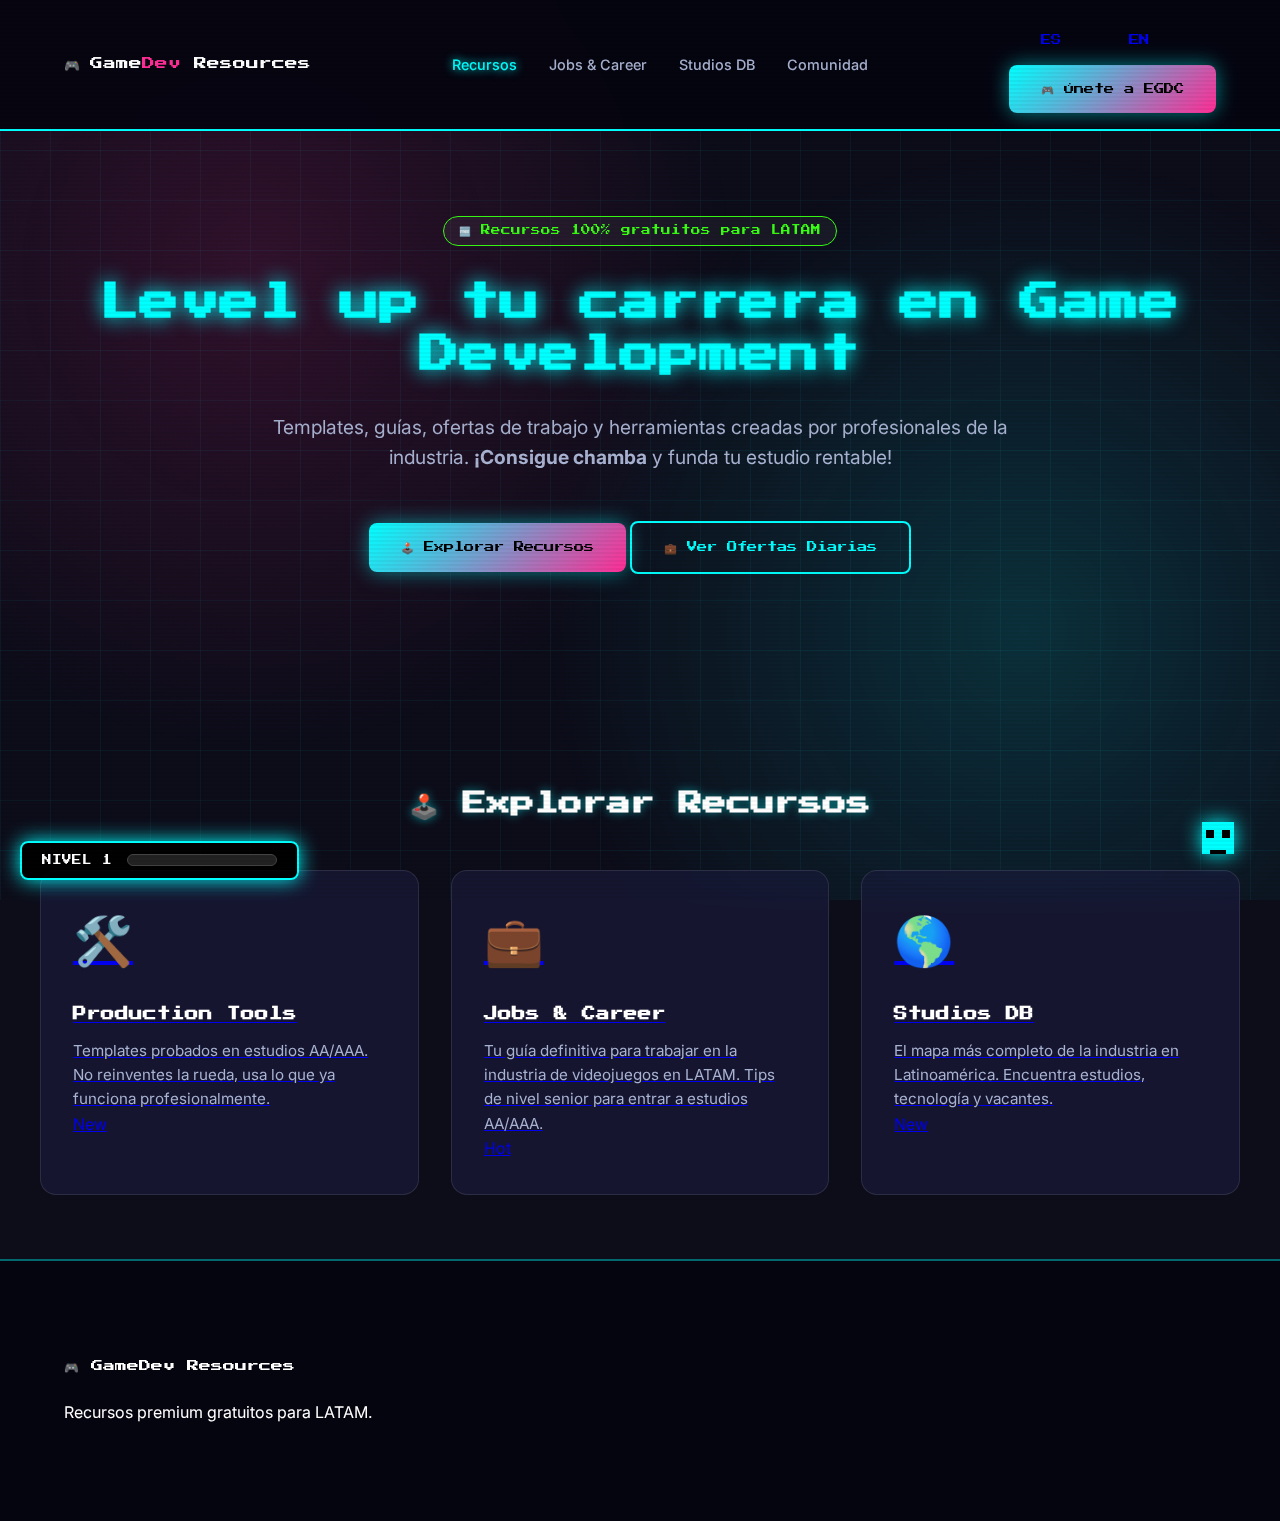
<file: index.html>
<!DOCTYPE html>
<html lang="es">

<head>
  <meta charset="UTF-8">
  <meta name="viewport" content="width=device-width, initial-scale=1.0">
  <title>Game Industry Resources 🎮 | Recursos para Game Devs LATAM</title>
  <meta name="description"
    content="Guías, templates y herramientas gratuitas para desarrolladores de videojuegos en Latinoamérica.">
  <link rel="preconnect" href="https://fonts.googleapis.com">
  <link rel="preconnect" href="https://fonts.gstatic.com" crossorigin>
  <link
    href="https://fonts.googleapis.com/css2?family=Inter:wght@400;500;600;700;800&family=Press+Start+2P&display=swap"
    rel="stylesheet">
  <link rel="stylesheet" href="styles/design-system.css">
  <link rel="icon" type="image/svg+xml"
    href="data:image/svg+xml,<svg xmlns='http://www.w3.org/2000/svg' viewBox='0 0 100 100'><text y='.9em' font-size='90'>🎮</text></svg>">
</head>

<body>
  <!-- Navigation -->
  <nav class="nav">
    <div class="nav__container container">
      <a href="index.html" class="nav__logo">
        <span class="nav__logo-icon">🎮</span>
        <span>Game<span style="color:var(--neon-pink)">Dev</span> Resources</span>
      </a>
      <ul class="nav__menu">
        <li><a href="#resources" class="nav__link nav__link--active" data-i18n="nav.resources">Recursos</a></li>
        <li><a href="jobs.html" class="nav__link" data-i18n="nav.jobs">Jobs & Career</a></li>
        <li><a href="database.html" class="nav__link" data-i18n="nav.studios">Studios DB</a></li>
        <li><a href="https://comunidad.uetc.mx" target="_blank" class="nav__link"
            data-i18n="nav.community">Comunidad</a></li>
      </ul>
      <div class="nav__cta">
        <div class="lang-switch">
          <a href="#" class="btn btn-ghost btn-sm lang-btn" data-lang="es">ES</a>
          <a href="#" class="btn btn-ghost btn-sm lang-btn" data-lang="en">EN</a>
        </div>
        <a href="https://comunidad.uetc.mx" target="_blank" class="btn btn-primary" data-i18n="nav.cta">🎮 Unirme</a>
      </div>
    </div>
  </nav>

  <!-- Hero -->
  <header class="hero">
    <div class="container">
      <div class="hero__content">
        <span class="hero__badge" data-i18n="hero.badge.free">🆓 Recursos 100% gratuitos para LATAM</span>
        <h1 class="hero__title" data-i18n="hero.title.home">Level up tu carrera en <span
            style="background:var(--neon-cyan); -webkit-background-clip:text; -webkit-text-fill-color:transparent; background-clip:text;">Game
            Dev</span> 🚀</h1>
        <p class="hero__subtitle" data-i18n="hero.subtitle.home">Templates, guías, ofertas de trabajo y herramientas
          creadas por profesionales de la industria.</p>
        <div class="hero__actions">
          <a href="#resources" class="btn btn-primary" data-i18n="hero.cta.explore">🕹️ Explorar Recursos</a>
          <a href="https://x.com/jorgefsb" target="_blank" class="btn btn-secondary" data-i18n="hero.cta.jobs">💼 Ver
            Ofertas</a>
        </div>
      </div>
    </div>
  </header>

  <!-- Resources Grid -->
  <section class="section container" id="resources">
    <div class="section__header">
      <h2 class="section__title" data-i18n="hero.cta.explore">Herramientas para cada etapa</h2>
    </div>
    <div class="grid grid-3">
      <a href="tools.html" class="card">
        <span class="card__icon">🛠️</span>
        <h3 class="card__title">Production Tools</h3>
        <p class="card__description" data-i18n="hero.subtitle.tools">Templates de GDD, presupuestos y checklists.</p>
        <span class="card__badge card__badge--new">New</span>
      </a>
      <a href="jobs.html" class="card">
        <span class="card__icon">💼</span>
        <h3 class="card__title">Jobs & Career</h3>
        <p class="card__description" data-i18n="hero.subtitle.jobs">CVs, Portafolios y ofertas de empleo.</p>
        <span class="card__badge card__badge--hot">Hot</span>
      </a>
      <a href="database.html" class="card">
        <span class="card__icon">🌎</span>
        <h3 class="card__title">Studios DB</h3>
        <p class="card__description" data-i18n="hero.subtitle.database">Mapa de la industria en Latinoamérica.</p>
        <span class="card__badge card__badge--new">New</span>
      </a>
    </div>
  </section>

  <!-- Footer -->
  <footer class="footer">
    <div class="container">
      <div class="footer__grid">
        <div class="footer__brand">
          <div class="footer__logo">🎮 GameDev Resources</div>
          <p class="footer__tagline">Recursos premium gratuitos para LATAM.</p>
        </div>
      </div>
    </div>
  </footer>

  <script src="i18n.js"></script>
  <script src="gamification.js"></script>
</body>

</html>
</file>
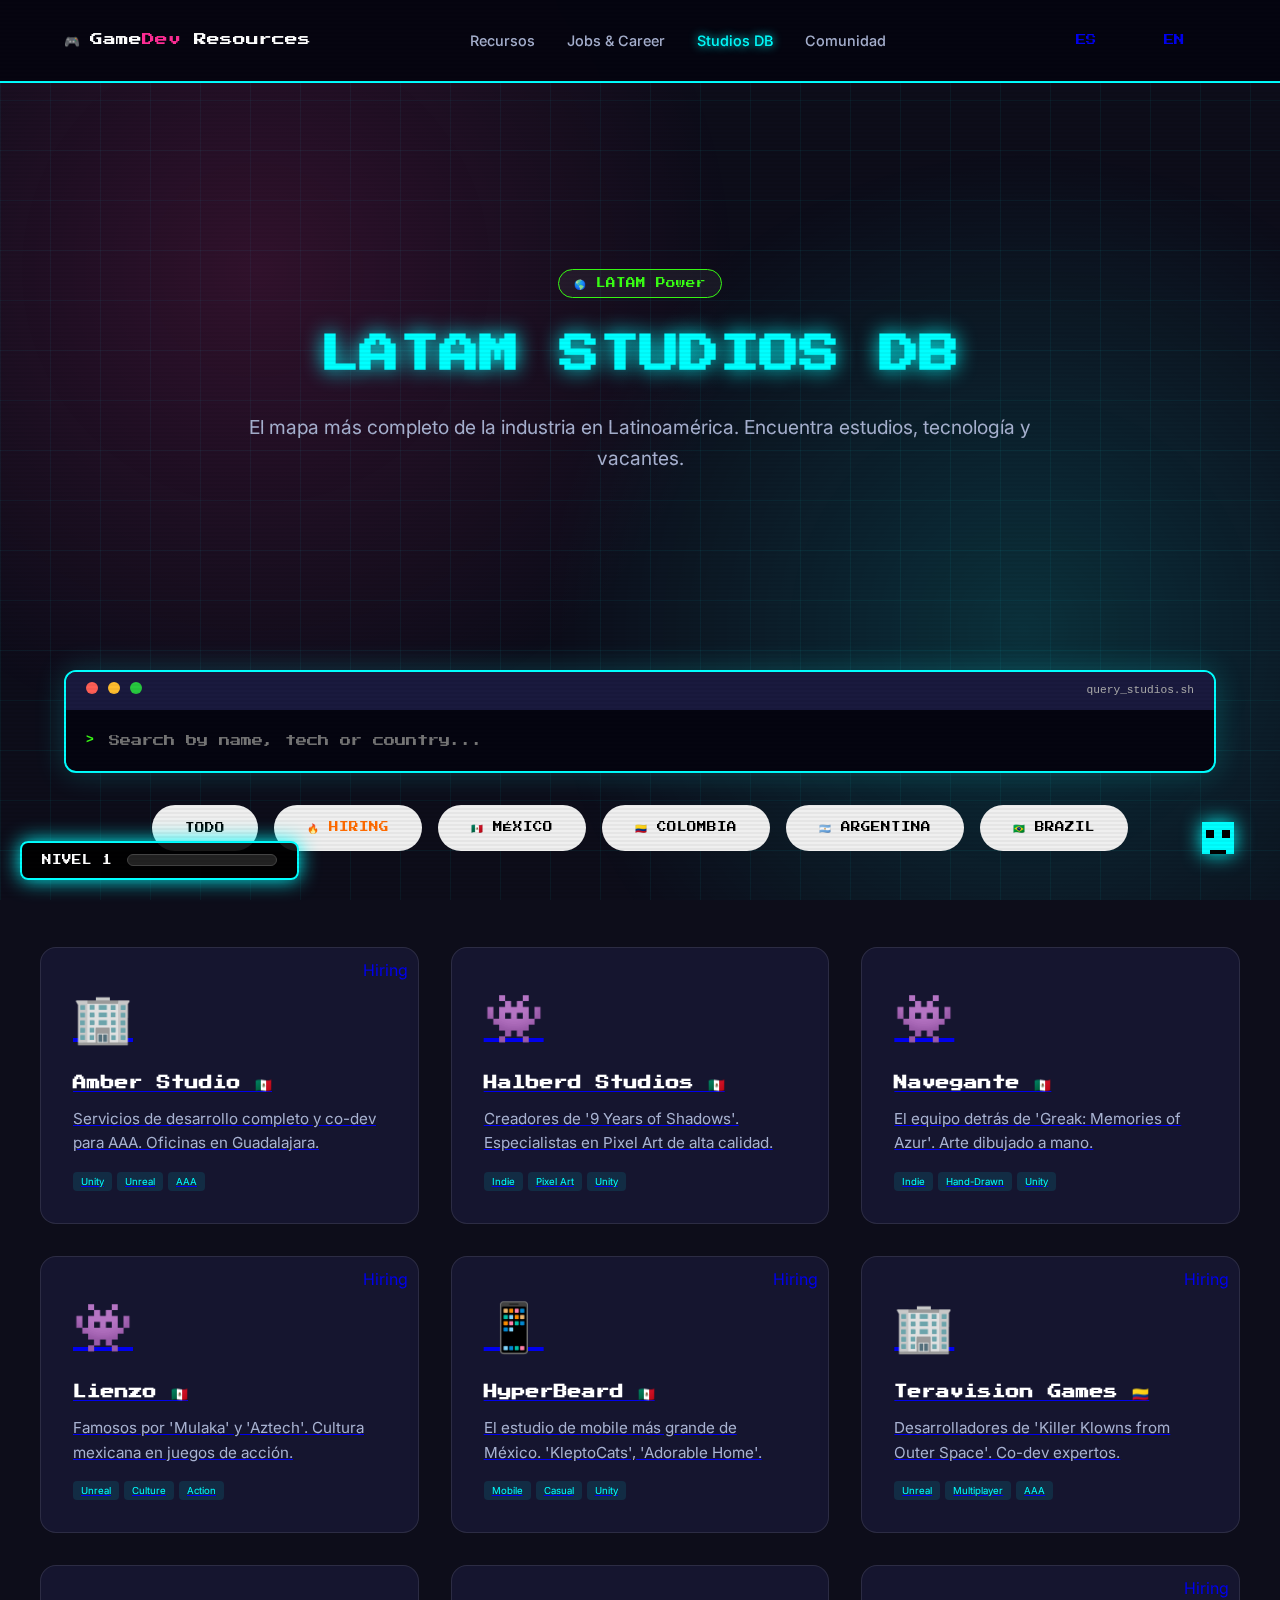
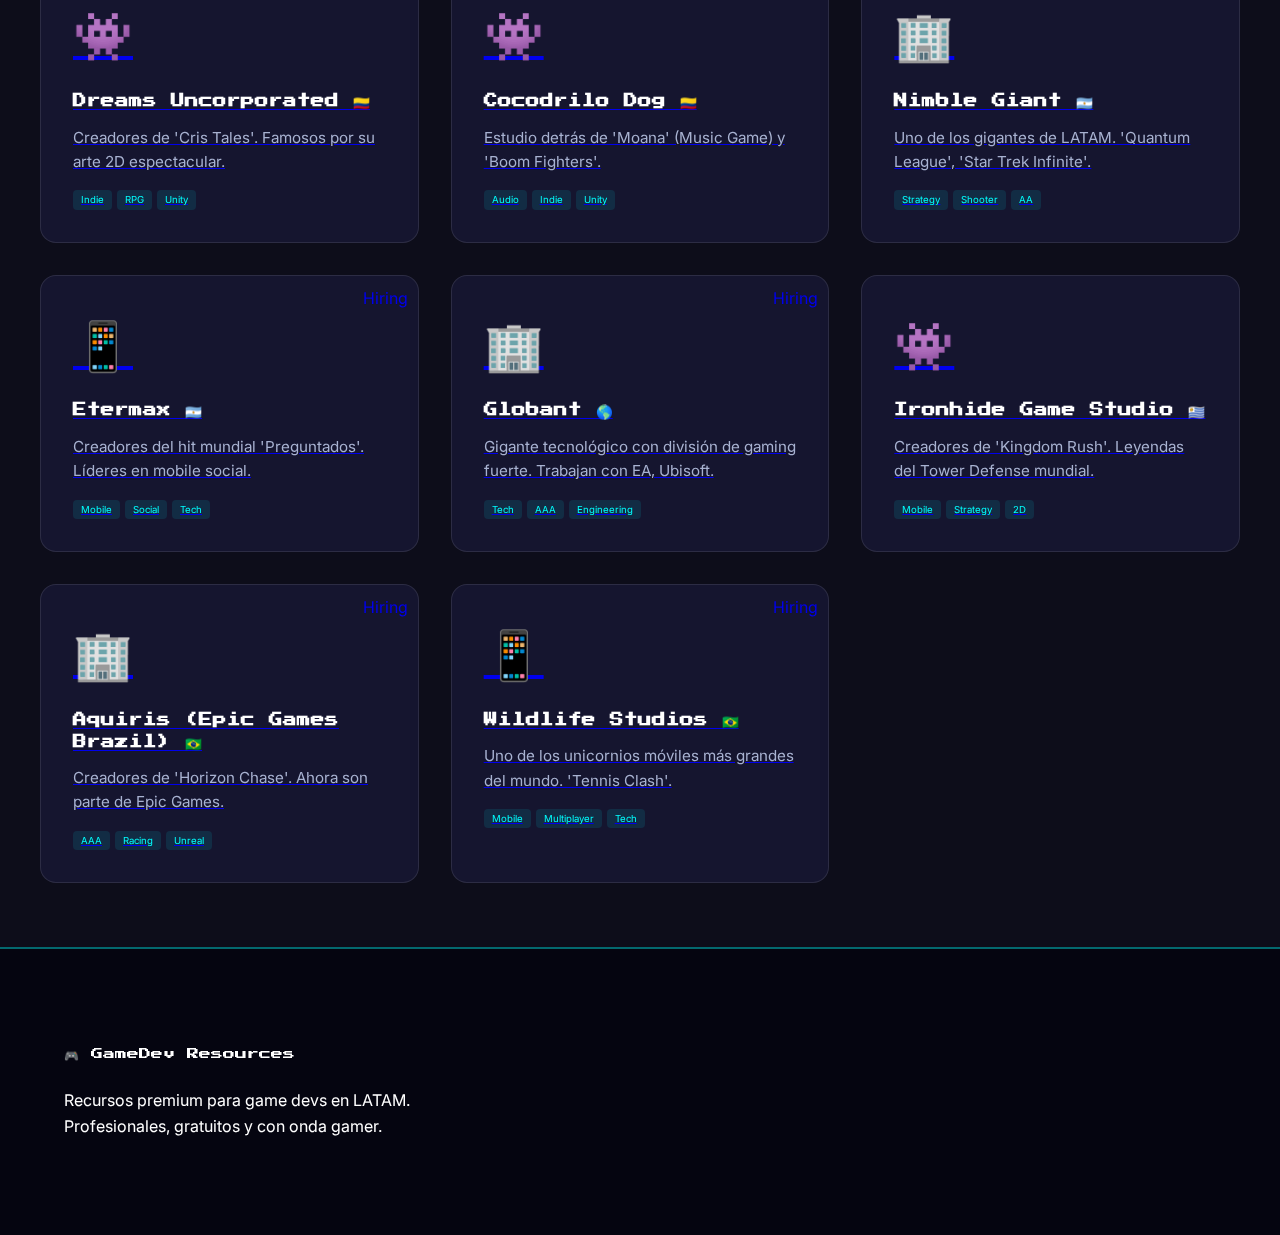
<file: database.html>
<!DOCTYPE html>
<html lang="es">

<head>
  <meta charset="UTF-8">
  <meta name="viewport" content="width=device-width, initial-scale=1.0">
  <title>Studios DB | Game Industry Resources 🌎</title>
  <meta name="description" content="Directorio completo de estudios de videojuegos en Latinoamérica.">
  <link rel="preconnect" href="https://fonts.googleapis.com">
  <link rel="preconnect" href="https://fonts.gstatic.com" crossorigin>
  <link
    href="https://fonts.googleapis.com/css2?family=Inter:wght@400;500;600;700;800&family=Press+Start+2P&display=swap"
    rel="stylesheet">
  <link rel="stylesheet" href="styles/design-system.css">
</head>

<body>
  <!-- Navigation -->
  <nav class="nav">
    <div class="nav__container container">
      <a href="index.html" class="nav__logo">
        <span class="nav__logo-icon">🎮</span>
        <span>Game<span style="color:var(--neon-pink)">Dev</span> Resources</span>
      </a>
      <ul class="nav__menu">
        <li><a href="index.html#resources" class="nav__link" data-i18n="nav.resources">Recursos</a></li>
        <li><a href="jobs.html" class="nav__link" data-i18n="nav.jobs">Jobs & Career</a></li>
        <li><a href="database.html" class="nav__link nav__link--active" data-i18n="nav.studios">Studios DB</a></li>
        <li><a href="https://comunidad.uetc.mx" target="_blank" class="nav__link"
            data-i18n="nav.community">Comunidad</a></li>
      </ul>
      <div class="nav__cta">
        <div class="lang-switch">
          <a href="#" class="btn btn-ghost btn-sm lang-btn" data-lang="es">ES</a>
          <a href="#" class="btn btn-ghost btn-sm lang-btn" data-lang="en">EN</a>
        </div>
      </div>
    </div>
  </nav>

  <!-- Hero Section -->
  <header class="hero">
    <div class="container">
      <div class="hero__content">
        <span class="hero__badge" data-i18n="hero.badge.studios">🌎 LATAM POWER Active</span>
        <h1 class="hero__title" data-i18n="hero.title.database">LATAM STUDIOS DB</h1>
        <p class="hero__subtitle" data-i18n="hero.subtitle.database">El mapa más completo de la industria en
          Latinoamérica.</p>
      </div>
    </div>
  </header>

  <!-- Search & Filters (Terminal Style) -->
  <section class="container" style="margin-top: -50px; position: relative; z-index: 10;">
    <div class="search-terminal"
      style="background:#050510; border:2px solid var(--neon-cyan); border-radius:12px; overflow:hidden; box-shadow:0 0 30px rgba(0,255,255,0.2);">
      <div class="terminal-header" style="background:#1a1a3e; padding:10px 20px; display:flex; gap:10px;">
        <span class="terminal-dot" style="background:#ff5f56; width:12px; height:12px; border-radius:50%;"></span>
        <span class="terminal-dot" style="background:#ffbd2e; width:12px; height:12px; border-radius:50%;"></span>
        <span class="terminal-dot" style="background:#27c93f; width:12px; height:12px; border-radius:50%;"></span>
        <span style="font-family:monospace; font-size:0.7rem; color:#aaa; margin-left:auto;">query_studios.sh</span>
      </div>
      <div class="terminal-body" style="padding:20px; display:flex; align-items:center; gap:15px;">
        <span style="color:var(--neon-green); font-family:monospace; font-weight:bold;">></span>
        <input type="text" class="terminal-input" placeholder="Search by name, tech or country..."
          style="background:transparent; border:none; color:var(--neon-cyan); font-family:var(--font-heading); font-size:0.7rem; flex:1; outline:none;"
          id="studioSearch">
      </div>
    </div>

    <!-- Filter Chips -->
    <div class="filters-bar" style="display:flex; justify-content:center; gap:1rem; flex-wrap:wrap; margin:2rem 0;"
      id="filterBar">
      <button class="btn btn-ghost active filter-chip"
        style="font-size:0.6rem; border:1px solid var(--border-subtle); border-radius:50px;">TODO</button>
      <button class="btn btn-ghost filter-chip"
        style="font-size:0.6rem; border:1px solid var(--border-subtle); border-radius:50px; color:var(--neon-orange);">🔥
        HIRING</button>
      <button class="btn btn-ghost filter-chip"
        style="font-size:0.6rem; border:1px solid var(--border-subtle); border-radius:50px;">🇲🇽 MÉXICO</button>
      <button class="btn btn-ghost filter-chip"
        style="font-size:0.6rem; border:1px solid var(--border-subtle); border-radius:50px;">🇨🇴 COLOMBIA</button>
      <button class="btn btn-ghost filter-chip"
        style="font-size:0.6rem; border:1px solid var(--border-subtle); border-radius:50px;">🇦🇷 ARGENTINA</button>
      <button class="btn btn-ghost filter-chip"
        style="font-size:0.6rem; border:1px solid var(--border-subtle); border-radius:50px;">🇧🇷 BRAZIL</button>
    </div>
  </section>

  <!-- Studios Grid -->
  <section class="section container">
    <div class="grid grid-3" id="studiosGrid">
      <p class="text-center" data-i18n="ui.loading">Accessing database... 💾</p>
    </div>
  </section>

  <!-- Footer -->
  <footer class="footer">
    <div class="container">
      <div class="footer__grid">
        <div class="footer__brand">
          <div class="footer__logo">🎮 GameDev Resources</div>
          <p class="footer__tagline" data-i18n="footer.tagline">Recursos premium gratuitos para LATAM.</p>
        </div>
      </div>
    </div>
  </footer>

  <script src="i18n.js"></script>
  <script src="gamification.js"></script>
  <script src="scripts/studios.js"></script>
  <script>
    // Overriding the studios.js render behavior to ensure it works with the current DOM IDs
    function customRender(filter = "TODO", searchQuery = "") {
      const grid = document.getElementById("studiosGrid");
      grid.innerHTML = "";

      const filtered = studios.filter(s => {
        const matchesFilter = filter === "TODO" ||
          (filter === "HIRING" && s.hiring) ||
          (filter === "MÉXICO" && s.country === "MX") ||
          (filter === "COLOMBIA" && s.country === "CO") ||
          (filter === "ARGENTINA" && s.country === "AR") ||
          (filter === "BRAZIL" && s.country === "BR");

        const matchesSearch = s.name.toLowerCase().includes(searchQuery.toLowerCase()) ||
          s.description.toLowerCase().includes(searchQuery.toLowerCase());
        return matchesFilter && matchesSearch;
      });

      filtered.forEach((s, idx) => {
        const card = document.createElement("a");
        card.href = s.url;
        card.target = "_blank";
        card.className = "card";
        card.style.animationDelay = `${idx * 50}ms`;
        card.innerHTML = `
                ${s.hiring ? '<span class="card__badge card__badge--hot" style="position:absolute; top:10px; right:10px;">Hiring</span>' : ''}
                <span style="font-size:3rem; display:block; margin-bottom:1rem;">${getIcon(s.type)}</span>
                <h3 class="card__title">${s.name} ${s.flag}</h3>
                <p class="card__description">${s.description}</p>
                <div style="margin-top:1rem; display:flex; gap:5px; flex-wrap:wrap;">
                    ${s.tags.map(t => `<span style="font-size:0.6rem; background:rgba(0,255,255,0.1); padding:2px 8px; border-radius:4px; color:var(--neon-cyan)">${t}</span>`).join('')}
                </div>
            `;
        grid.appendChild(card);
      });
    }

    function getIcon(type) {
      if (type.includes("AAA")) return "🏢";
      if (type.includes("Indie")) return "👾";
      if (type.includes("Mobile")) return "📱";
      if (type.includes("Co-dev")) return "🤝";
      return "🎮";
    }

    document.addEventListener("DOMContentLoaded", () => {
      customRender();

      document.getElementById("studioSearch").addEventListener("input", (e) => {
        const activeFilter = document.querySelector(".filter-chip.active").innerText.replace('🔥 ', '').replace('🇲🇽 ', '').replace('🇨🇴 ', '').replace('🇦🇷 ', '').replace('🇧🇷 ', '');
        customRender(activeFilter === "HIRING" ? "HIRING" : activeFilter, e.target.value);
      });

      document.querySelectorAll(".filter-chip").forEach(btn => {
        btn.addEventListener("click", () => {
          document.querySelectorAll(".filter-chip").forEach(b => b.classList.remove("active"));
          btn.classList.add("active");
          const filter = btn.innerText.replace('🔥 ', '').replace('🇲🇽 ', '').replace('🇨🇴 ', '').replace('🇦🇷 ', '').replace('🇧🇷 ', '');
          customRender(filter === "HIRING" ? "HIRING" : filter, document.getElementById("studioSearch").value);
        });
      });
    });
  </script>
</body>

</html>
</file>
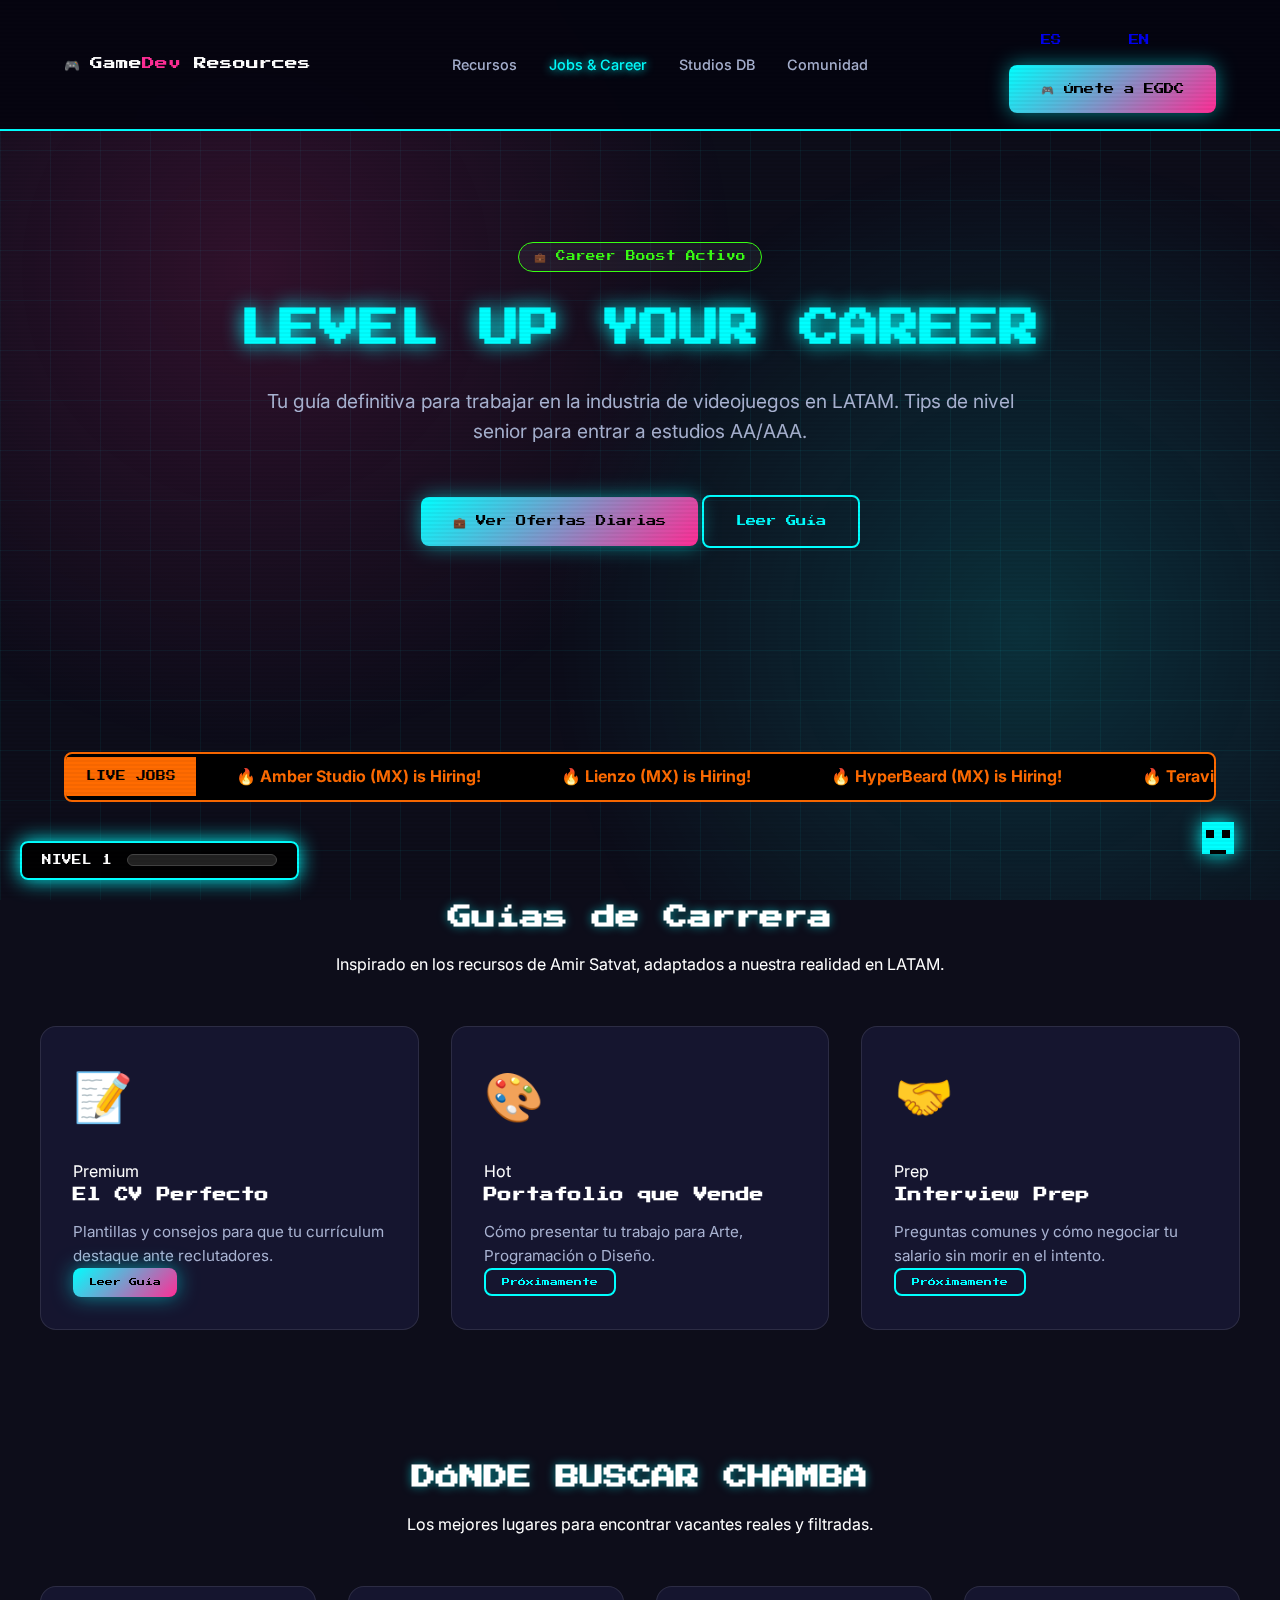
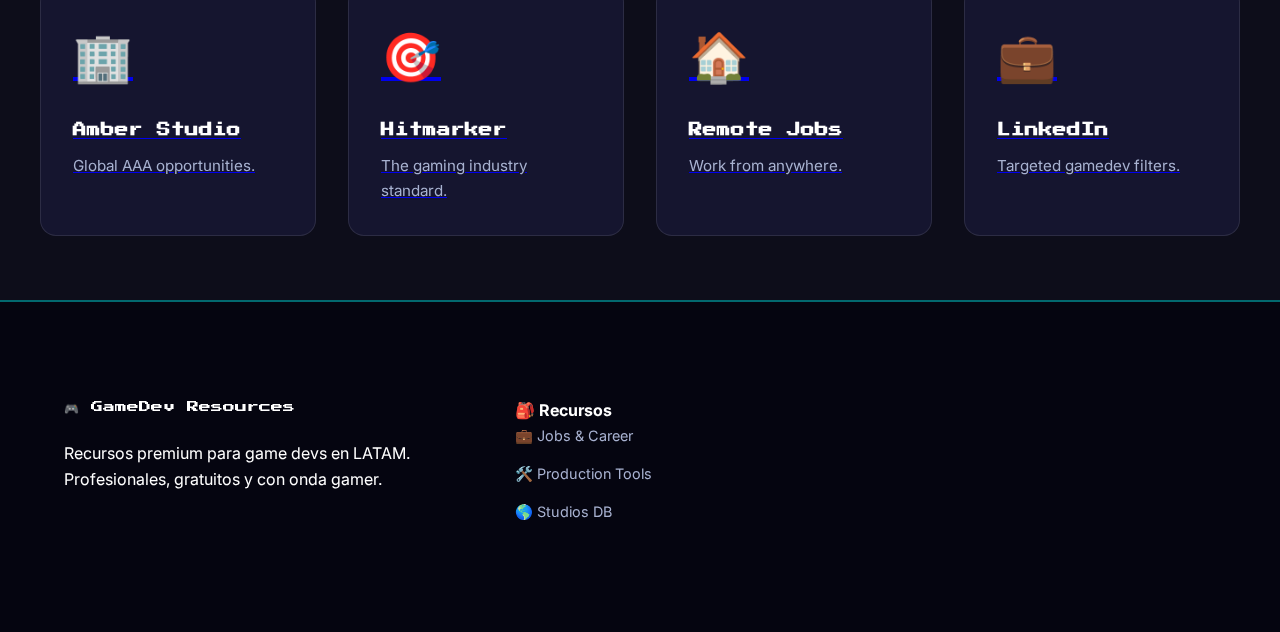
<file: jobs.html>
<!DOCTYPE html>
<html lang="es">

<head>
  <meta charset="UTF-8">
  <meta name="viewport" content="width=device-width, initial-scale=1.0">
  <title>Jobs & Career | Game Industry Resources 💼</title>
  <meta name="description" content="Encuentra trabajo en la industria de videojuegos. Guías de carrera, CVs y ofertas.">
  <link rel="preconnect" href="https://fonts.googleapis.com">
  <link rel="preconnect" href="https://fonts.gstatic.com" crossorigin>
  <link
    href="https://fonts.googleapis.com/css2?family=Inter:wght@400;500;600;700;800&family=Press+Start+2P&display=swap"
    rel="stylesheet">
  <link rel="stylesheet" href="styles/design-system.css">
</head>

<body>
  <!-- Navigation -->
  <nav class="nav">
    <div class="nav__container container">
      <a href="index.html" class="nav__logo">
        <span class="nav__logo-icon">🎮</span>
        <span>Game<span style="color:var(--neon-pink)">Dev</span> Resources</span>
      </a>
      <ul class="nav__menu">
        <li><a href="index.html#resources" class="nav__link" data-i18n="nav.resources">Recursos</a></li>
        <li><a href="jobs.html" class="nav__link nav__link--active" data-i18n="nav.jobs">Jobs & Career</a></li>
        <li><a href="database.html" class="nav__link" data-i18n="nav.studios">Studios DB</a></li>
        <li><a href="https://comunidad.uetc.mx" target="_blank" class="nav__link"
            data-i18n="nav.community">Comunidad</a></li>
      </ul>
      <div class="nav__cta">
        <div class="lang-switch">
          <a href="#" class="btn btn-ghost btn-sm lang-btn" data-lang="es">ES</a>
          <a href="#" class="btn btn-ghost btn-sm lang-btn" data-lang="en">EN</a>
        </div>
        <a href="https://comunidad.uetc.mx" target="_blank" class="btn btn-primary" data-i18n="nav.cta">🎮 Join Club</a>
      </div>
    </div>
  </nav>

  <!-- Hero Section -->
  <header class="hero">
    <div class="container">
      <div class="hero__content">
        <span class="hero__badge" data-i18n="hero.badge.career">💼 Career Boost Active</span>
        <h1 class="hero__title" data-i18n="hero.title.jobs">LEVEL UP YOUR CAREER</h1>
        <p class="hero__subtitle" data-i18n="hero.subtitle.jobs">Tu guía definitiva para trabajar en la industria de
          videojuegos en LATAM.</p>
        <div class="hero__actions">
          <a href="https://x.com/jorgefsb" target="_blank" class="btn btn-primary" data-i18n="hero.cta.jobs">🐦 10
            Ofertas Diarias</a>
          <a href="#guides" class="btn btn-secondary" data-i18n="card.read_guide">📝 Leer Guías</a>
        </div>
      </div>
    </div>
  </header>

  <!-- Job Ticker -->
  <section class="container">
    <div class="job-ticker-container">
      <div class="job-ticker-label">LIVE JOBS</div>
      <div class="job-ticker">
        <div class="job-ticker-track" id="tickerTrack">
          <!-- Populated by JS -->
          <span class="job-ticker-item">Loading opportunities... 🚀</span>
        </div>
      </div>
    </div>
  </section>

  <!-- Career Guides -->
  <section class="section container" id="guides">
    <div class="section__header">
      <h2 class="section__title" data-i18n="section.guides.title">Guías de Carrera</h2>
      <p class="section__description" data-i18n="section.guides.desc">Templates y consejos de nivel senior adaptados a
        LATAM.</p>
    </div>

    <div class="grid grid-3">
      <article class="card">
        <span class="card__icon">📝</span>
        <span class="card__badge card__badge--new">Premium</span>
        <h3 class="card__title" data-i18n="card.cv.title">El CV Perfecto</h3>
        <p class="card__description" data-i18n="card.cv.desc">Plantillas profesionales para estudios AAA.</p>
        <div class="card__actions">
          <a href="guides/cv.html" class="btn btn-primary" style="font-size: 0.5rem; padding: 0.5rem 1rem;"
            data-i18n="card.read_guide">Leer Guía</a>
        </div>
      </article>

      <article class="card">
        <span class="card__icon">🎨</span>
        <span class="card__badge card__badge--hot">Hot</span>
        <h3 class="card__title" data-i18n="card.portfolio.title">Portafolio Pro</h3>
        <p class="card__description" data-i18n="card.portfolio.desc">Cómo presentar tu trabajo para destacar.</p>
        <div class="card__actions">
          <button class="btn btn-secondary disabled" style="font-size: 0.5rem; padding: 0.5rem 1rem;"
            data-i18n="card.coming_soon">Coming Soon</button>
        </div>
      </article>

      <article class="card">
        <span class="card__icon">🤝</span>
        <span class="card__badge">Prep</span>
        <h3 class="card__title" data-i18n="card.interview.title">Interview Prep</h3>
        <p class="card__description" data-i18n="card.interview.desc">Preguntas comunes y negociación salarial.</p>
        <div class="card__actions">
          <button class="btn btn-secondary disabled" style="font-size: 0.5rem; padding: 0.5rem 1rem;"
            data-i18n="card.coming_soon">Coming Soon</button>
        </div>
      </article>
    </div>
  </section>

  <!-- Job Hubs -->
  <section class="section container">
    <div class="section__header">
      <h2 class="section__title" data-i18n="section.jobs_where.title">DÓNDE BUSCAR CHAMBA</h2>
      <p class="section__description" data-i18n="section.jobs_where.desc">Los mejores lugares para encontrar vacantes
        reales.</p>
    </div>
    <div class="grid grid-4">
      <a href="https://amberstudio.com/careers" target="_blank" class="card">
        <span class="card__icon">🏢</span>
        <h3 class="card__title">Amber Studio</h3>
        <p class="card__description">Global AAA opportunities.</p>
      </a>
      <a href="https://hitmarker.net/" target="_blank" class="card">
        <span class="card__icon">🎯</span>
        <h3 class="card__title">Hitmarker</h3>
        <p class="card__description">The gaming industry standard.</p>
      </a>
      <a href="https://remotegamejobs.com/" target="_blank" class="card">
        <span class="card__icon">🏠</span>
        <h3 class="card__title">Remote Jobs</h3>
        <p class="card__description">Work from anywhere.</p>
      </a>
      <a href="https://www.linkedin.com/jobs/" target="_blank" class="card">
        <span class="card__icon">💼</span>
        <h3 class="card__title">LinkedIn</h3>
        <p class="card__description">Targeted gamedev filters.</p>
      </a>
    </div>
  </section>

  <!-- Footer -->
  <footer class="footer">
    <div class="container">
      <div class="footer__grid">
        <div class="footer__brand">
          <div class="footer__logo">🎮 GameDev Resources</div>
          <p class="footer__tagline" data-i18n="footer.tagline">Recursos premium gratuitos para LATAM.</p>
        </div>
        <div class="footer__column">
          <h4 class="footer__title" data-i18n="footer.resources">🎒 Recursos</h4>
          <ul class="footer__links">
            <li><a href="jobs.html">💼 Jobs & Career</a></li>
            <li><a href="tools.html">🛠️ Production Tools</a></li>
            <li><a href="database.html">🌎 Studios DB</a></li>
          </ul>
        </div>
      </div>
    </div>
  </footer>

  <script src="i18n.js"></script>
  <script src="gamification.js"></script>
  <script src="scripts/studios.js"></script>
  <script>
    document.addEventListener('DOMContentLoaded', () => {
      if (typeof studios !== 'undefined') {
        const track = document.getElementById('tickerTrack');
        const hiring = studios.filter(s => s.hiring);
        if (hiring.length > 0) {
          track.innerHTML = hiring.map(s => `<a href="${s.url}" target="_blank" class="job-ticker-item">🔥 ${s.name} (${s.country}) is Hiring!</a>`).join('');
          track.innerHTML += track.innerHTML; // Duplicate for loop
        }
      }
    });
  </script>
</body>

</html>
</file>
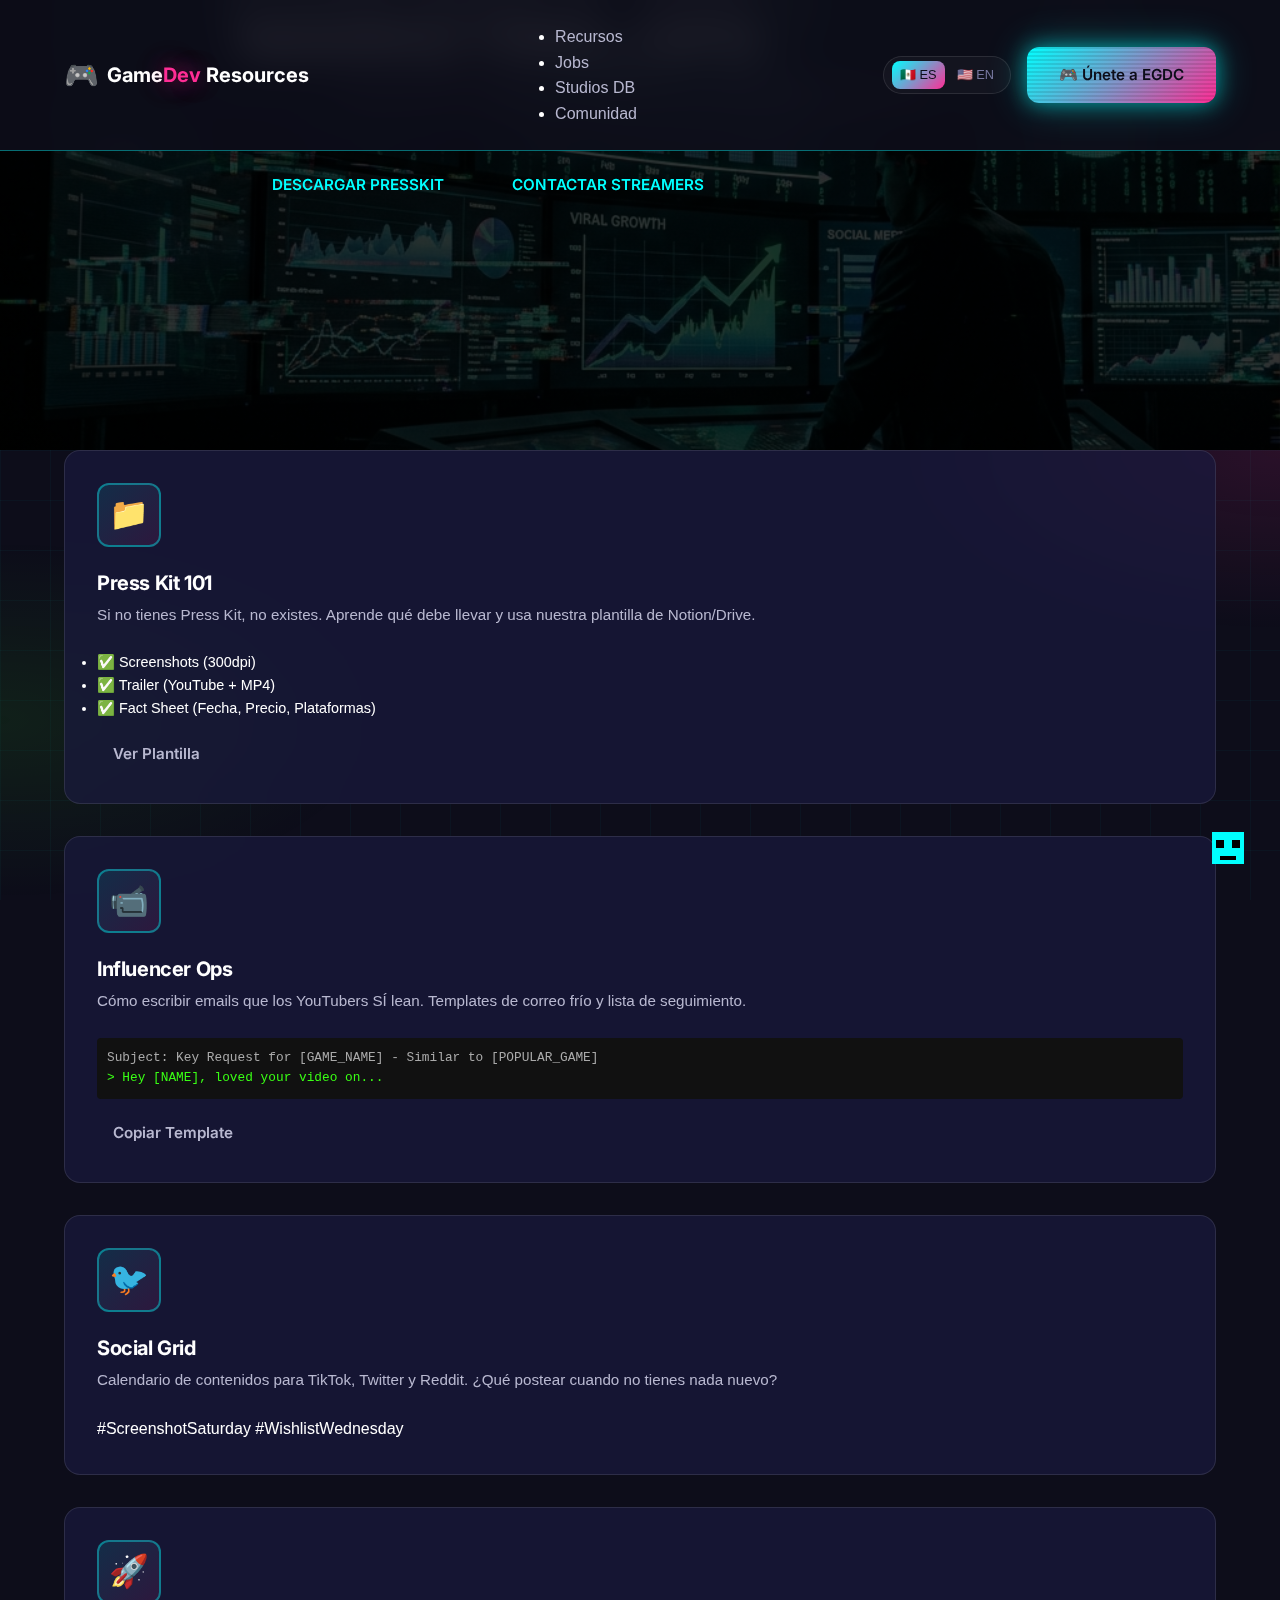
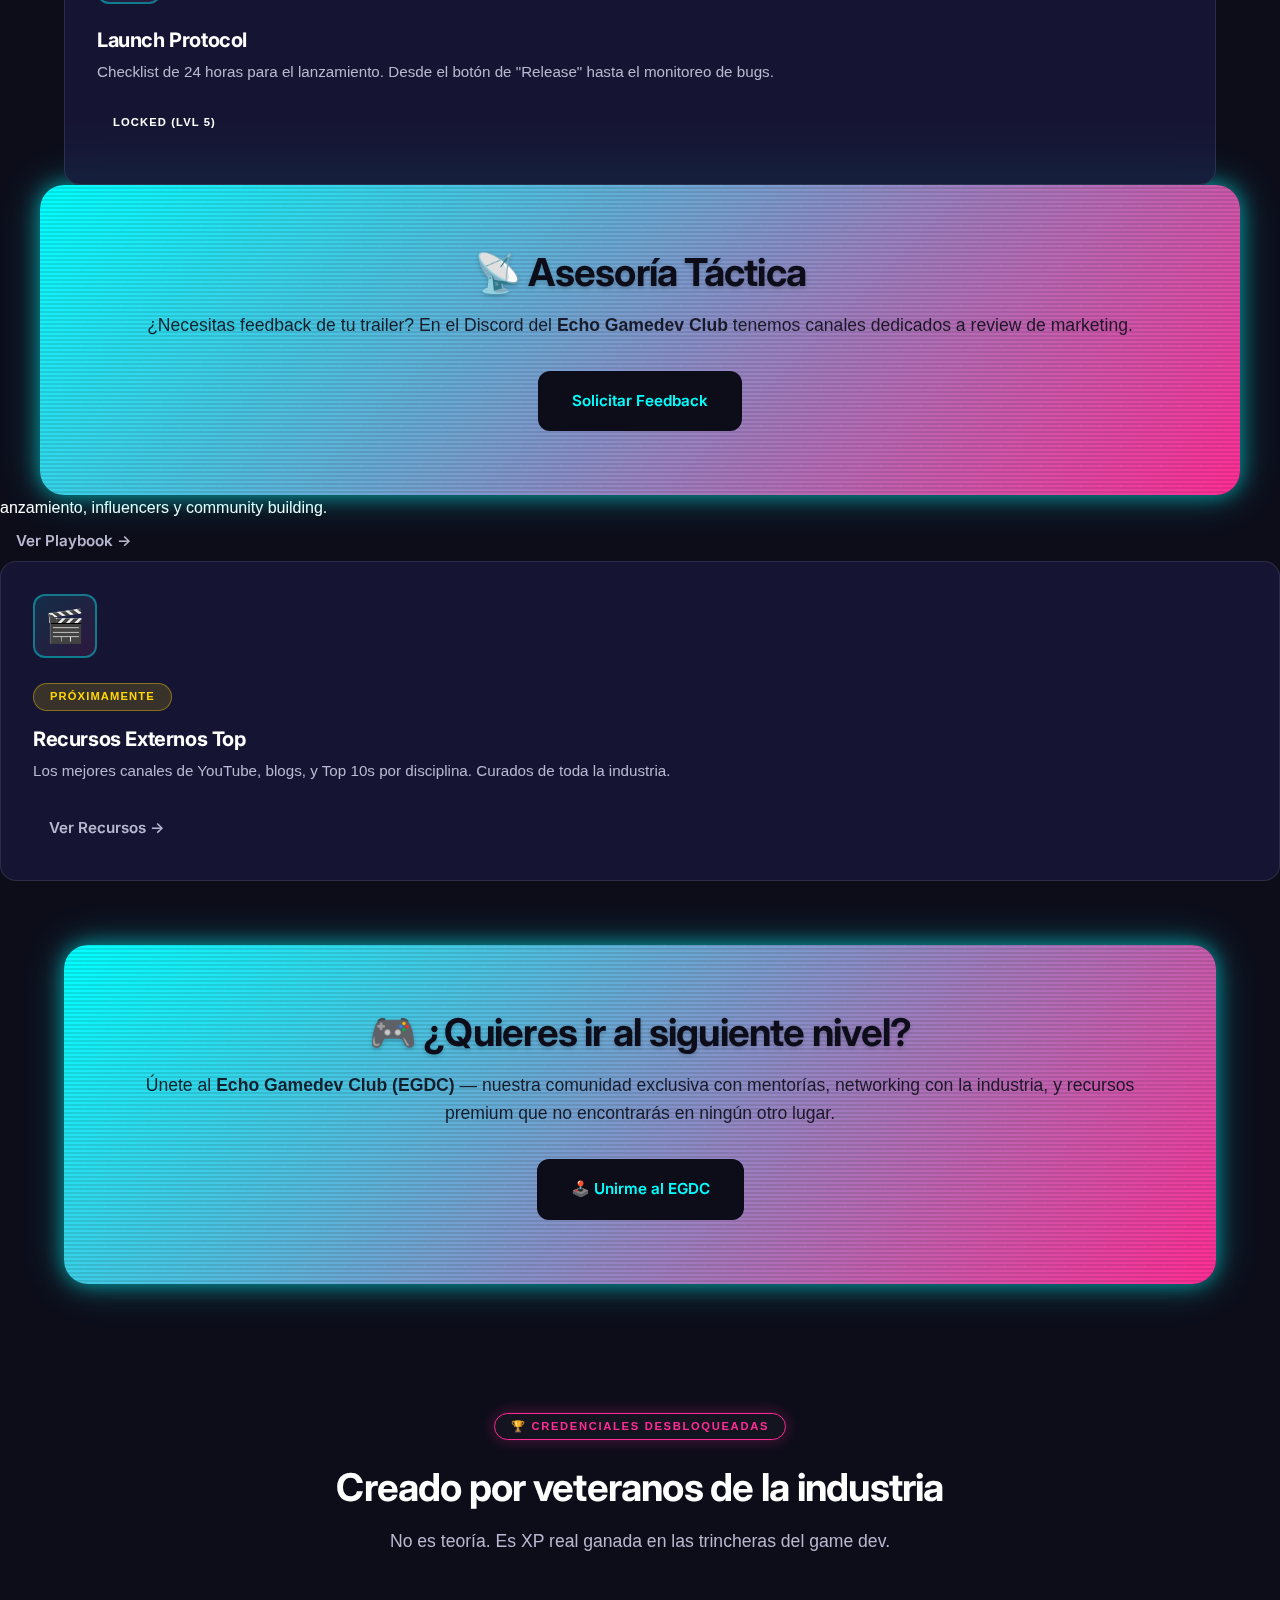
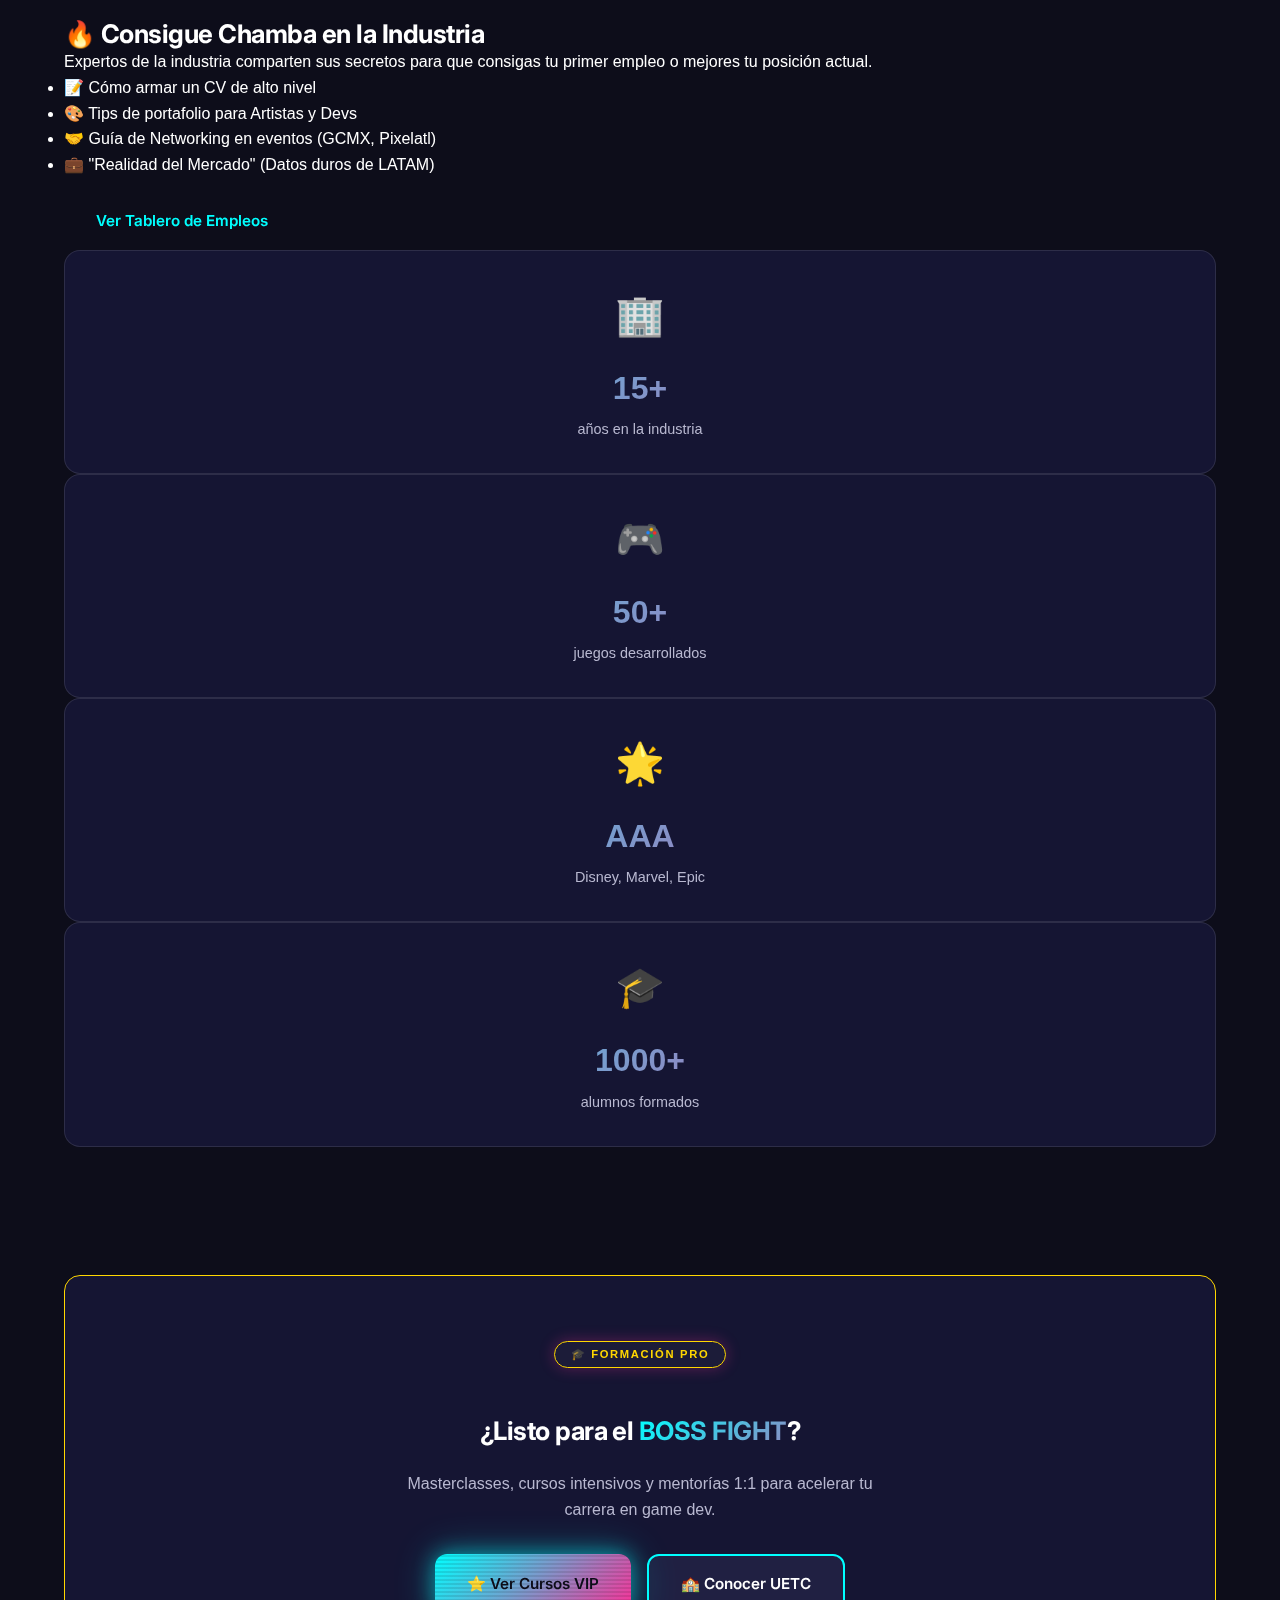
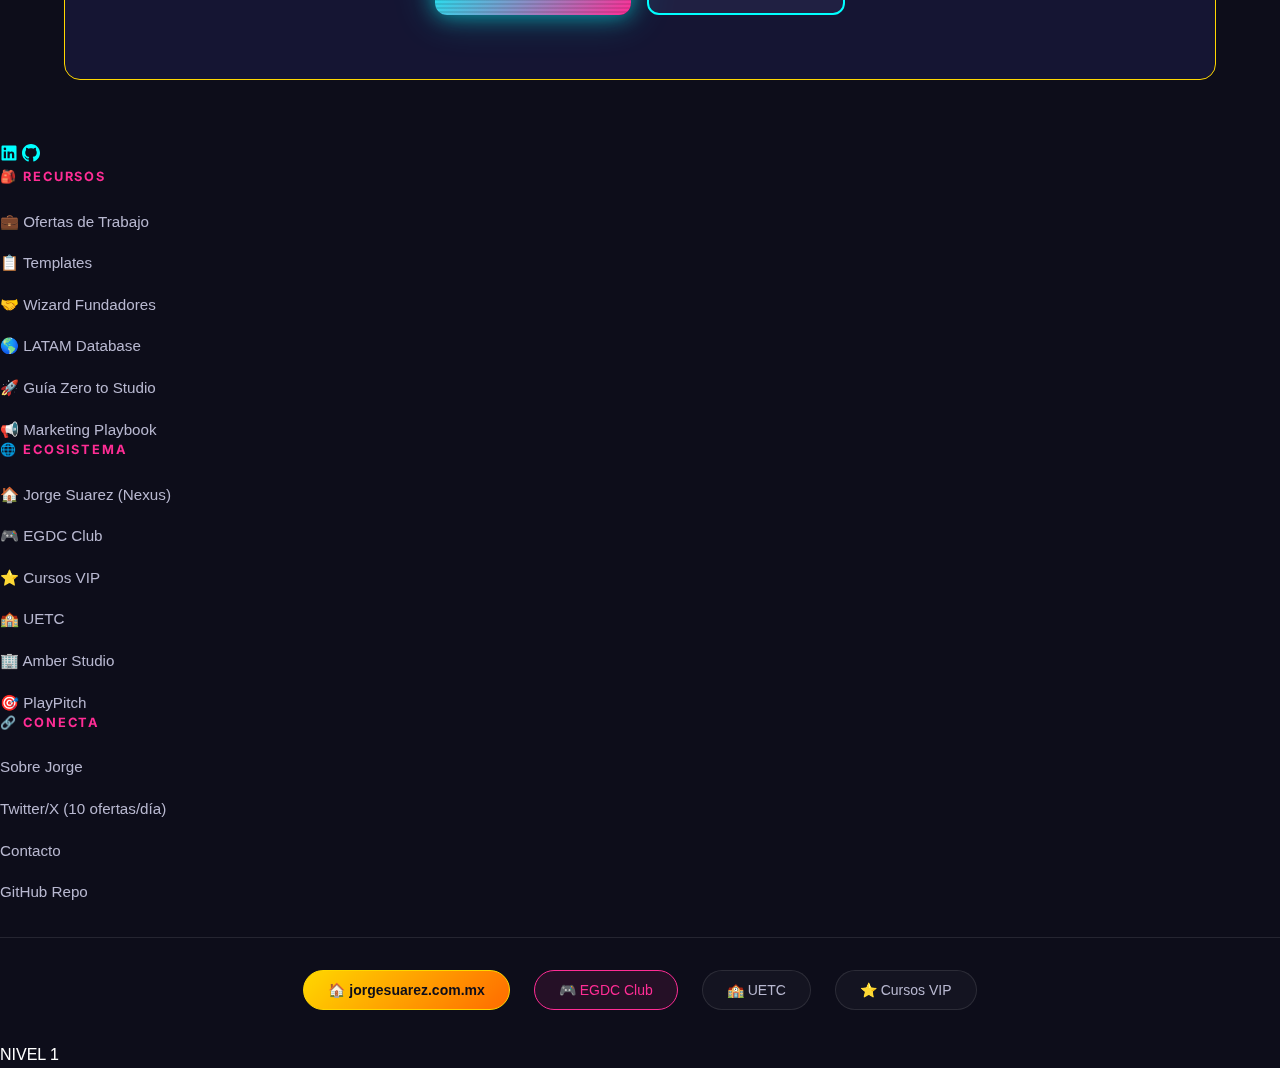
<file: marketing.html>
<!DOCTYPE html>
<html lang="es">

<head>
  <!-- Primary Meta Tags -->
  <meta charset="UTF-8">
  <meta name="viewport" content="width=device-width, initial-scale=1.0">
  <title>Game Industry Resources 🎮 | Recursos para Game Devs LATAM</title>
  <meta name="description"
    content="Guías, templates y herramientas gratuitas para desarrolladores de videojuegos en Latinoamérica. Consigue chamba, aprende a crear un estudio rentable, y conecta con la industria.">
  <meta name="keywords"
    content="conseguir trabajo videojuegos, ofertas empleo game dev, game dev latam, estudio de videojuegos, indie, desarrollo de juegos, crear estudio, publishers videojuegos, trabajo gamedev">
  <meta name="author" content="Jorge Suarez">

  <!-- Open Graph / Facebook -->
  <meta property="og:type" content="website">
  <meta property="og:url" content="https://gamedev.jorgesuarez.com.mx/">
  <meta property="og:title" content="Game Industry Resources 🎮 | Recursos para Game Devs LATAM">
  <meta property="og:description"
    content="Guías, templates y herramientas gratuitas para game devs. ¡Consigue chamba y funda tu estudio!">
  <meta property="og:image" content="assets/images/og-image.png">

  <!-- Twitter -->
  <meta property="twitter:card" content="summary_large_image">
  <meta property="twitter:url" content="https://gamedev.jorgesuarez.com.mx/">
  <meta property="twitter:title" content="Game Industry Resources 🎮">
  <meta property="twitter:description" content="Recursos gratuitos para game devs latinoamericanos">
  <meta property="twitter:creator" content="@jorgefsb">

  <script src="i18n.js"></script>
  <script src="gamification.js"></script>
  <!-- Main logic for studios database -->
  <script src="scripts/studios.js"></script>

  <!-- Structured Data -->
  <script type="application/ld+json">
  {
    "@context": "https://schema.org",
    "@type": "EducationalOrganization",
    "name": "Game Industry Resources",
    "description": "Recursos para desarrolladores de videojuegos en Latinoamérica",
    "url": "https://gamedev.jorgesuarez.com.mx/",
    "founder": {
      "@type": "Person",
      "name": "Jorge Suarez",
      "url": "https://jorgesuarez.com.mx"
    },
    "sameAs": [
      "https://jorgesuarez.com.mx",
      "https://amberstudio.com",
      "https://uetc.mx",
      "https://comunidad.uetc.mx",
      "https://x.com/jorgefsb"
    ]
  }
  </script>

  <!-- Fonts -->
  <link rel="preconnect" href="https://fonts.googleapis.com">
  <link rel="preconnect" href="https://fonts.gstatic.com" crossorigin>
  <link
    href="https://fonts.googleapis.com/css2?family=Inter:wght@400;500;600;700;800&family=Press+Start+2P&display=swap"
    rel="stylesheet">

  <!-- Styles -->
  <link rel="stylesheet" href="styles/main.css">

  <!-- Favicon - Pixel controller -->
  <link rel="icon" type="image/svg+xml"
    href="data:image/svg+xml,<svg xmlns='http://www.w3.org/2000/svg' viewBox='0 0 100 100'><text y='.9em' font-size='90'>🎮</text></svg>">
</head>

<body>
  <!-- Navigation -->
  <nav class="nav" role="navigation" aria-label="Main navigation">
    <div class="container nav-container">
      <a href="/" class="nav-logo">
        <span class="nav-logo-icon">🎮</span>
        <span>Game<span class="text-neon-pink">Dev</span> Resources</span>
      </a>
      <!-- Desktop Menu -->
      <ul class="nav-menu">
        <li><a href="index.html#resources" class="nav-link">Recursos</a></li>
        <li><a href="jobs.html" class="nav-link">Jobs</a></li>
        <li><a href="database.html" class="nav-link">Studios DB</a></li>
        <li><a href="https://comunidad.uetc.mx" target="_blank" class="nav-link">Comunidad</a></li>
      </ul>

      <div class="nav-cta">
        <!-- Language Switcher -->
        <div class="lang-switch">
          <a href="/" class="active">🇲🇽 ES</a>
          <a href="/en/">🇺🇸 EN</a>
        </div>

        <a href="https://comunidad.uetc.mx" target="_blank" rel="noopener" class="btn btn-primary">
          🎮 Únete a EGDC
        </a>
      </div>

      <button class="nav-toggle" aria-label="Toggle menu">
        <span></span>
        <span></span>
        <span></span>
      </button>
    </div>
  </nav>


  <!-- Hero Section: Marketing Command Center -->
  <section class="hero-section"
    style="min-height: 50vh; background-image: linear-gradient(rgba(0,0,0,0.8), rgba(0,0,0,0.8)), url('assets/images/hero-marketing.png'); background-size: cover; background-position: center;">
    <div class="hero-content">
      <div class="pixel-decoration pixel-decoration-1"></div>
      <div class="pixel-decoration pixel-decoration-2"></div>
      <h1 class="glitch-text" data-text="MARKETING_OPS">MARKETING_OPS</h1>
      <p class="hero-subtitle">Protocolos de visibilidad y adquisición de usuarios para Indie Devs.</p>

      <!-- Quick Actions -->
      <div class="hero-buttons">
        <a href="#presskit" class="btn">DESCARGAR PRESSKIT</a>
        <a href="#influencers" class="btn btn-outline">CONTACTAR STREAMERS</a>
      </div>
    </div>
  </section>

  <!-- Content Grid -->
  <section class="container" style="position: relative; z-index: 10;">

    <!-- Strategy modules -->
    <div class="grid">

      <!-- Module 1: Press Kit -->
      <article class="card" id="presskit">
        <div class="card-icon">📁</div>
        <h3 class="card-title">Press Kit 101</h3>
        <p class="card-description">
          Si no tienes Press Kit, no existes. Aprende qué debe llevar y usa nuestra plantilla de Notion/Drive.
        </p>
        <ul class="jobs-list" style="margin-top: 1rem; font-size: 0.9rem;">
          <li>✅ Screenshots (300dpi)</li>
          <li>✅ Trailer (YouTube + MP4)</li>
          <li>✅ Fact Sheet (Fecha, Precio, Plataformas)</li>
        </ul>
        <button class="btn btn-sm btn-ghost" style="margin-top:1rem;">Ver Plantilla</button>
      </article>

      <!-- Module 2: Influencer Outreach -->
      <article class="card" id="influencers">
        <div class="card-icon">📹</div>
        <h3 class="card-title">Influencer Ops</h3>
        <p class="card-description">
          Cómo escribir emails que los YouTubers SÍ lean. Templates de correo frío y lista de seguimiento.
        </p>
        <div class="terminal-body"
          style="background:#111; padding:10px; border-radius:4px; margin-top:10px; font-size:0.8rem; font-family:monospace; color:#aaa;">
          Subject: Key Request for [GAME_NAME] - Similar to [POPULAR_GAME]<br>
          <span style="color:var(--neon-green)">> Hey [NAME], loved your video on...</span>
        </div>
        <button class="btn btn-sm btn-ghost" style="margin-top:1rem;">Copiar Template</button>
      </article>

      <!-- Module 3: Social Media -->
      <article class="card">
        <div class="card-icon">🐦</div>
        <h3 class="card-title">Social Grid</h3>
        <p class="card-description">
          Calendario de contenidos para TikTok, Twitter y Reddit. ¿Qué postear cuando no tienes nada nuevo?
        </p>
        <div class="card-tags">
          <span class="tag">#ScreenshotSaturday</span>
          <span class="tag">#WishlistWednesday</span>
        </div>
      </article>

      <!-- Module 4: Launch Day -->
      <article class="card">
        <div class="card-icon">🚀</div>
        <h3 class="card-title">Launch Protocol</h3>
        <p class="card-description">
          Checklist de 24 horas para el lanzamiento. Desde el botón de "Release" hasta el monitoreo de bugs.
        </p>
        <div class="card-status status-soon">LOCKED (LVL 5)</div>
      </article>

    </div>
  </section>

  <!-- Community CTA -->
  <section class="cta-banner container">
    <div class="cta-banner-content">
      <h2 class="cta-banner-title">📡 Asesoría Táctica</h2>
      <p class="cta-banner-text">
        ¿Necesitas feedback de tu trailer? En el Discord del <strong>Echo Gamedev Club</strong> tenemos canales
        dedicados a review de marketing.
      </p>
      <a href="https://comunidad.uetc.mx" target="_blank" rel="noopener" class="btn">
        Solicitar Feedback
      </a>
    </div>
  </section>

  <!-- Guide Bot Companion -->
  <div class="guide-bot-container" id="guideBot">
    <div class="guide-speech-bubble" id="guideBubble">
      ¿Sabías que un buen GIF en Twitter vale más que 1000 palabras? 🐦
    </div>
    <div class="guide-bot"></div>
  </div>

  <script src="i18n.js"></script>
  <script src="gamification.js"></script>
  <!-- No studios script needed here -->
</body>

</html>
anzamiento, influencers y community building.
</p>
<a href="#playbook-page" class="btn btn-ghost">Ver Playbook →</a>
</article>

<!-- Card 6: External Resources -->
<article class="card animate-fade-in animate-delay-5">
  <div class="card-icon">🎬</div>
  <span class="card-status status-coming">Próximamente</span>
  <h3 class="card-title">Recursos Externos Top</h3>
  <p class="card-description">
    Los mejores canales de YouTube, blogs, y Top 10s por disciplina. Curados de toda la industria.
  </p>
  <a href="#external-page" class="btn btn-ghost">Ver Recursos →</a>
</article>
</div>
</div>
</section>

<!-- EGDC Community CTA -->
<section class="section">
  <div class="container">
    <div class="cta-banner">
      <div class="cta-banner-content">
        <h2 class="cta-banner-title">🎮 ¿Quieres ir al siguiente nivel?</h2>
        <p class="cta-banner-text">
          Únete al <strong>Echo Gamedev Club (EGDC)</strong> — nuestra comunidad exclusiva con mentorías,
          networking con la industria, y recursos premium que no encontrarás en ningún otro lugar.
        </p>
        <a href="https://comunidad.uetc.mx" target="_blank" rel="noopener" class="btn">
          🕹️ Unirme al EGDC
        </a>
      </div>
    </div>
  </div>
</section>

<!-- About / Credibility Section -->
<section class="section">
  <div class="container">
    <header class="section-header">
      <span class="section-badge">🏆 Credenciales Desbloqueadas</span>
      <h2 class="section-title">Creado por veteranos de la industria</h2>
      <p class="section-description">
        No es teoría. Es XP real ganada en las trincheras del game dev.
      </p>
    </header>

    <div class="jobs-grid">
      <div class="jobs-info">
        <h3>🔥 Consigue Chamba en la Industria</h3>
        <p>Expertos de la industria comparten sus secretos para que consigas tu primer empleo o mejores tu posición
          actual.</p>
        <ul class="jobs-list">
          <li>📝 Cómo armar un CV de alto nivel</li>
          <li>🎨 Tips de portafolio para Artistas y Devs</li>
          <li>🤝 Guía de Networking en eventos (GCMX, Pixelatl)</li>
          <li>💼 "Realidad del Mercado" (Datos duros de LATAM)</li>
        </ul>
        <a href="jobs.html" class="btn" style="margin-top: var(--space-md);">Ver Tablero de Empleos</a>
      </div>
      <div class="jobs-visual">
        <div class="stat-card">
          <span class="stat-icon">🏢</span>
          <div class="stat-value">15+</div>
          <div class="stat-label">años en la industria</div>
        </div>
        <div class="stat-card">
          <span class="stat-icon">🎮</span>
          <div class="stat-value">50+</div>
          <div class="stat-label">juegos desarrollados</div>
        </div>
        <div class="stat-card">
          <span class="stat-icon">🌟</span>
          <div class="stat-value">AAA</div>
          <div class="stat-label">Disney, Marvel, Epic</div>
        </div>
        <div class="stat-card">
          <span class="stat-icon">🎓</span>
          <div class="stat-value">1000+</div>
          <div class="stat-label">alumnos formados</div>
        </div>
      </div>
    </div>
</section>

<!-- VIP Courses CTA -->
<section class="section">
  <div class="container">
    <div class="card" style="text-align: center; padding: var(--space-3xl); border-color: var(--gold);">
      <span class="section-badge" style="border-color: var(--gold); color: var(--gold);">🎓 Formación Pro</span>
      <h3 style="margin: var(--space-lg) 0;">¿Listo para el <span class="gradient-text">BOSS FIGHT</span>?</h3>
      <p class="text-secondary" style="max-width: 500px; margin: 0 auto var(--space-xl);">
        Masterclasses, cursos intensivos y mentorías 1:1 para acelerar tu carrera en game dev.
      </p>
      <div class="flex justify-center gap-md" style="flex-wrap: wrap;">
        <a href="https://vip.jorgesuarez.com.mx" target="_blank" rel="noopener" class="btn btn-primary">
          ⭐ Ver Cursos VIP
        </a>
        <a href="https://uetc.mx" target="_blank" rel="noopener" class="btn btn-secondary">
          🏫 Conocer UETC
        </a>
      </div>
    </div>
  </div>
</section>

<!-- Footer -->
<path
  d="M18.244 2.25h3.308l-7.227 8.26 8.502 11.24H16.17l-5.214-6.817L4.99 21.75H1.68l7.73-8.835L1.254 2.25H8.08l4.713 6.231zm-1.161 17.52h1.833L7.084 4.126H5.117z" />
</svg>
</a>
<a href="https://linkedin.com/in/jorgefsb" target="_blank" rel="noopener" aria-label="LinkedIn">
  <svg width="18" height="18" viewBox="0 0 24 24" fill="currentColor">
    <path
      d="M20.5 2h-17A1.5 1.5 0 002 3.5v17A1.5 1.5 0 003.5 22h17a1.5 1.5 0 001.5-1.5v-17A1.5 1.5 0 0020.5 2zM8 19H5v-9h3zM6.5 8.25A1.75 1.75 0 118.3 6.5a1.78 1.78 0 01-1.8 1.75zM19 19h-3v-4.74c0-1.42-.6-1.93-1.38-1.93A1.74 1.74 0 0013 14.19a.66.66 0 000 .14V19h-3v-9h2.9v1.3a3.11 3.11 0 012.7-1.4c1.55 0 3.36.86 3.36 3.66z" />
  </svg>
</a>
<a href="https://github.com/jorgefsb" target="_blank" rel="noopener" aria-label="GitHub">
  <svg width="18" height="18" viewBox="0 0 24 24" fill="currentColor">
    <path
      d="M12 0c-6.626 0-12 5.373-12 12 0 5.302 3.438 9.8 8.207 11.387.599.111.793-.261.793-.577v-2.234c-3.338.726-4.033-1.416-4.033-1.416-.546-1.387-1.333-1.756-1.333-1.756-1.089-.745.083-.729.083-.729 1.205.084 1.839 1.237 1.839 1.237 1.07 1.834 2.807 1.304 3.492.997.107-.775.418-1.305.762-1.604-2.665-.305-5.467-1.334-5.467-5.931 0-1.311.469-2.381 1.236-3.221-.124-.303-.535-1.524.117-3.176 0 0 1.008-.322 3.301 1.23.957-.266 1.983-.399 3.003-.404 1.02.005 2.047.138 3.006.404 2.291-1.552 3.297-1.23 3.297-1.23.653 1.653.242 2.874.118 3.176.77.84 1.235 1.911 1.235 3.221 0 4.609-2.807 5.624-5.479 5.921.43.372.823 1.102.823 2.222v3.293c0 .319.192.694.801.576 4.765-1.589 8.199-6.086 8.199-11.386 0-6.627-5.373-12-12-12z" />
  </svg>
</a>
</div>
</div>

<!-- Resources Column -->
<div class="footer-column">
  <h4>🎒 Recursos</h4>
  <ul class="footer-links">
    <li><a href="#jobs">💼 Ofertas de Trabajo</a></li>
    <li><a href="#templates">📋 Templates</a></li>
    <li><a href="#wizard">🤝 Wizard Fundadores</a></li>
    <li><a href="#database">🌎 LATAM Database</a></li>
    <li><a href="#guide">🚀 Guía Zero to Studio</a></li>
    <li><a href="#playbook">📢 Marketing Playbook</a></li>
  </ul>
</div>

<!-- Ecosystem Column -->
<div class="footer-column">
  <h4>🌐 Ecosistema</h4>
  <ul class="footer-links">
    <li><a href="https://jorgesuarez.com.mx" target="_blank" rel="noopener">🏠 Jorge Suarez (Nexus)</a></li>
    <li><a href="https://comunidad.uetc.mx" target="_blank" rel="noopener">🎮 EGDC Club</a></li>
    <li><a href="https://vip.jorgesuarez.com.mx" target="_blank" rel="noopener">⭐ Cursos VIP</a></li>
    <li><a href="https://uetc.mx" target="_blank" rel="noopener">🏫 UETC</a></li>
    <li><a href="https://amberstudio.com" target="_blank" rel="noopener">🏢 Amber Studio</a></li>
    <li><a href="https://playpitch.games" target="_blank" rel="noopener">🎯 PlayPitch</a></li>
  </ul>
</div>

<!-- Connect Column -->
<div class="footer-column">
  <h4>🔗 Conecta</h4>
  <ul class="footer-links">
    <li><a href="https://jorgesuarez.com.mx" target="_blank" rel="noopener">Sobre Jorge</a></li>
    <li><a href="https://x.com/jorgefsb" target="_blank" rel="noopener">Twitter/X (10 ofertas/día)</a></li>
    <li><a href="mailto:contacto@amberstudio.com">Contacto</a></li>
    <li><a href="https://github.com/jorgefsb/game-industry-resources" target="_blank" rel="noopener">GitHub
        Repo</a></li>
  </ul>
</div>
</div>

<!-- Ecosystem Links Banner -->
<div class="ecosystem-links">
  <a href="https://jorgesuarez.com.mx" target="_blank" rel="noopener" class="ecosystem-link nexus">
    🏠 jorgesuarez.com.mx
  </a>
  <a href="https://comunidad.uetc.mx" target="_blank" rel="noopener" class="ecosystem-link highlight">
    🎮 EGDC Club
  </a>
  <a href="https://uetc.mx" target="_blank" rel="noopener" class="ecosystem-link">
    🏫 UETC
  </a>
  <a href="https://vip.jorgesuarez.com.mx" target="_blank" rel="noopener" class="ecosystem-link">
    ⭐ Cursos VIP
  </a>
  <!-- Scripts -->
  <script>
    // Mobile nav toggle
    document.querySelector('.nav-toggle').addEventListener('click', function () {
      const navLinks = document.querySelector('.nav-links');
      navLinks.style.display = navLinks.style.display === 'flex' ? 'none' : 'flex';
    });

    // Smooth scroll for anchor links
    document.querySelectorAll('a[href^="#"]').forEach(anchor => {
      anchor.addEventListener('click', function (e) {
        e.preventDefault();
        const target = document.querySelector(this.getAttribute('href'));
        if (target) {
          target.scrollIntoView({ behavior: 'smooth', block: 'start' });
        }
      });
    });

    // Easter egg: Konami code
    let konamiCode = [];
    const konamiSequence = ['ArrowUp', 'ArrowUp', 'ArrowDown', 'ArrowDown', 'ArrowLeft', 'ArrowRight', 'ArrowLeft', 'ArrowRight', 'b', 'a'];

    document.addEventListener('keydown', function (e) {
      konamiCode.push(e.key);
      konamiCode = konamiCode.slice(-10);

      if (JSON.stringify(konamiCode) === JSON.stringify(konamiSequence)) {
        document.body.style.animation = 'rainbow 2s infinite';
        setTimeout(() => {
          document.body.style.animation = '';
          alert('🎮 ¡ACHIEVEMENT UNLOCKED! 🏆\n\n¡Encontraste el Konami Code!\n\nSigue así, eres el tipo de dev que triunfa.');
        }, 500);
      }
    });

    // Add rainbow animation
    const style = document.createElement('style');
    style.textContent = `
      @keyframes rainbow {
        0% { filter: hue-rotate(0deg); }
        100% { filter: hue-rotate(360deg); }
      }
    `;
    document.head.appendChild(style);

    console.log('%c🎮 GAME INDUSTRY RESOURCES', 'font-size: 24px; font-weight: bold; color: #00ffff; text-shadow: 0 0 10px #00ffff;');
    console.log('%c¡Bienvenido dev! Hay un easter egg escondido... 👀', 'font-size: 14px; color: #ff2d95;');
  </script>
  </body>

  </html>
</file>
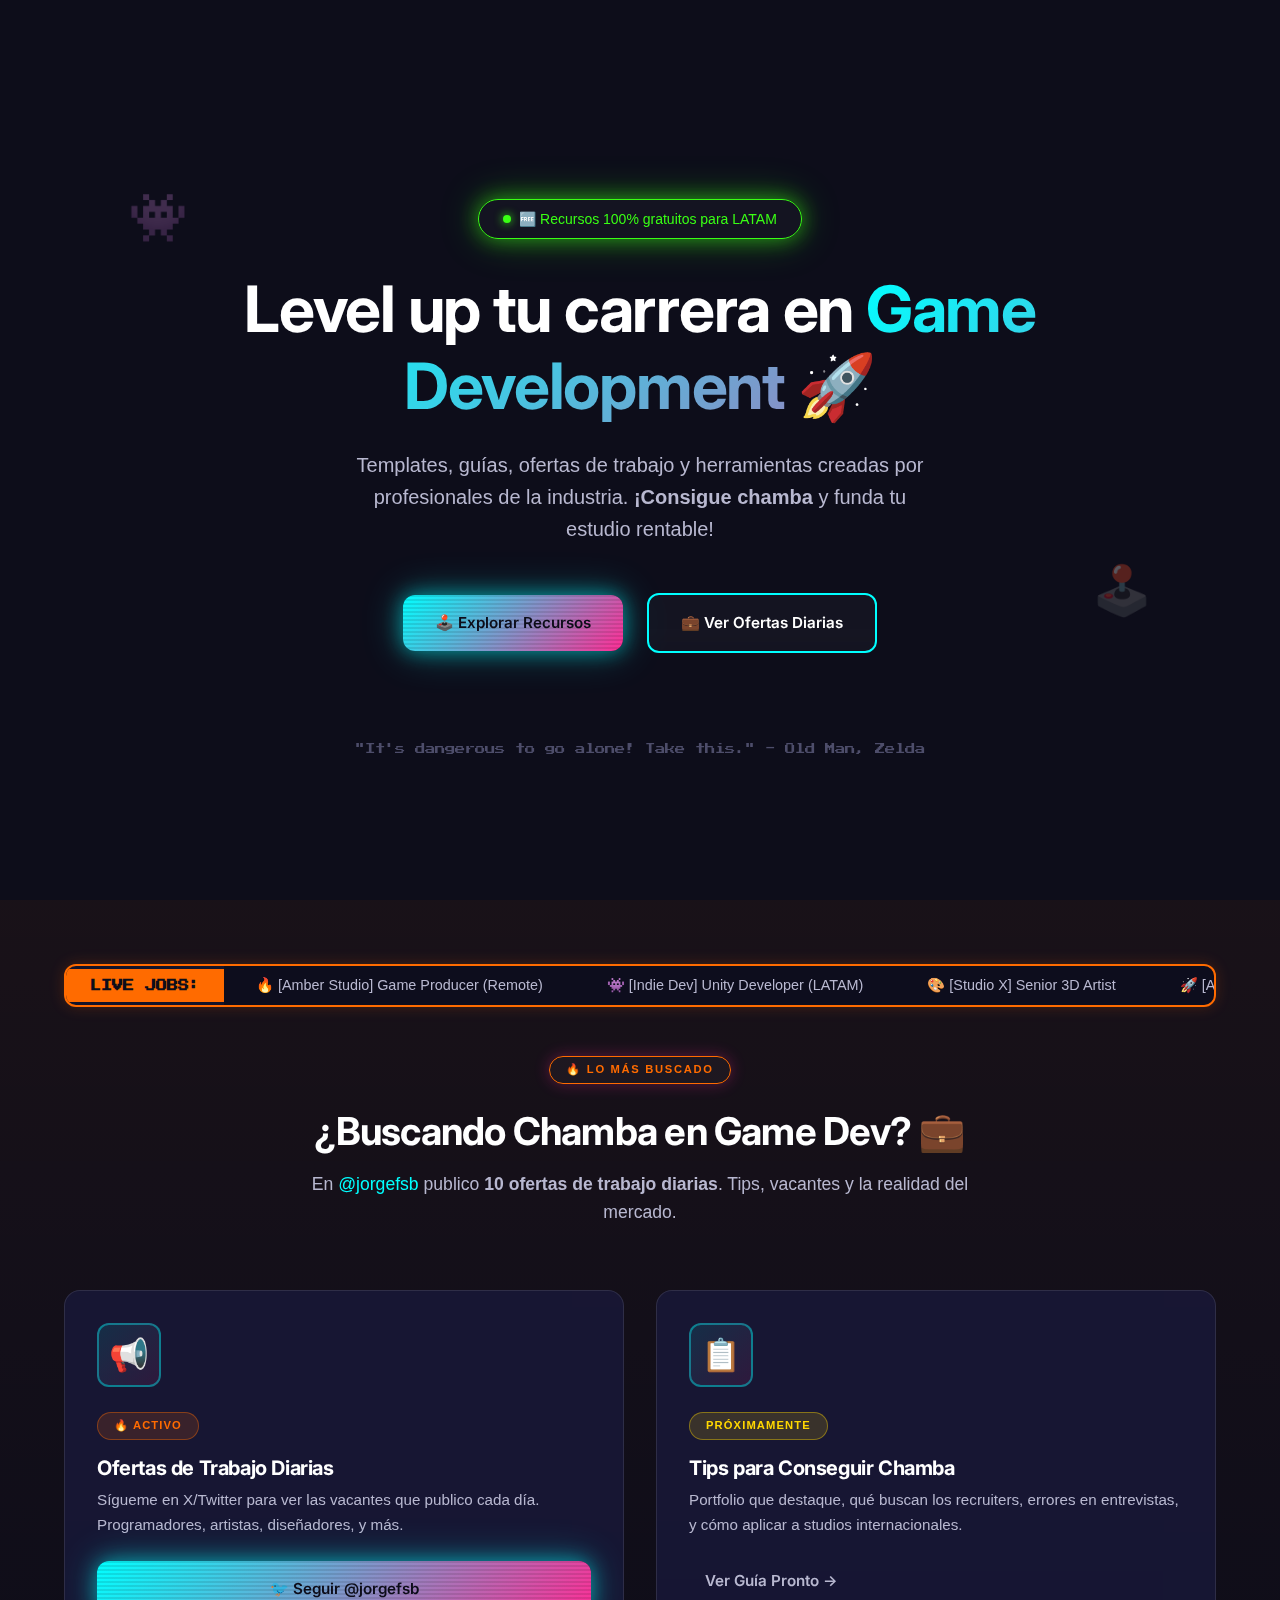
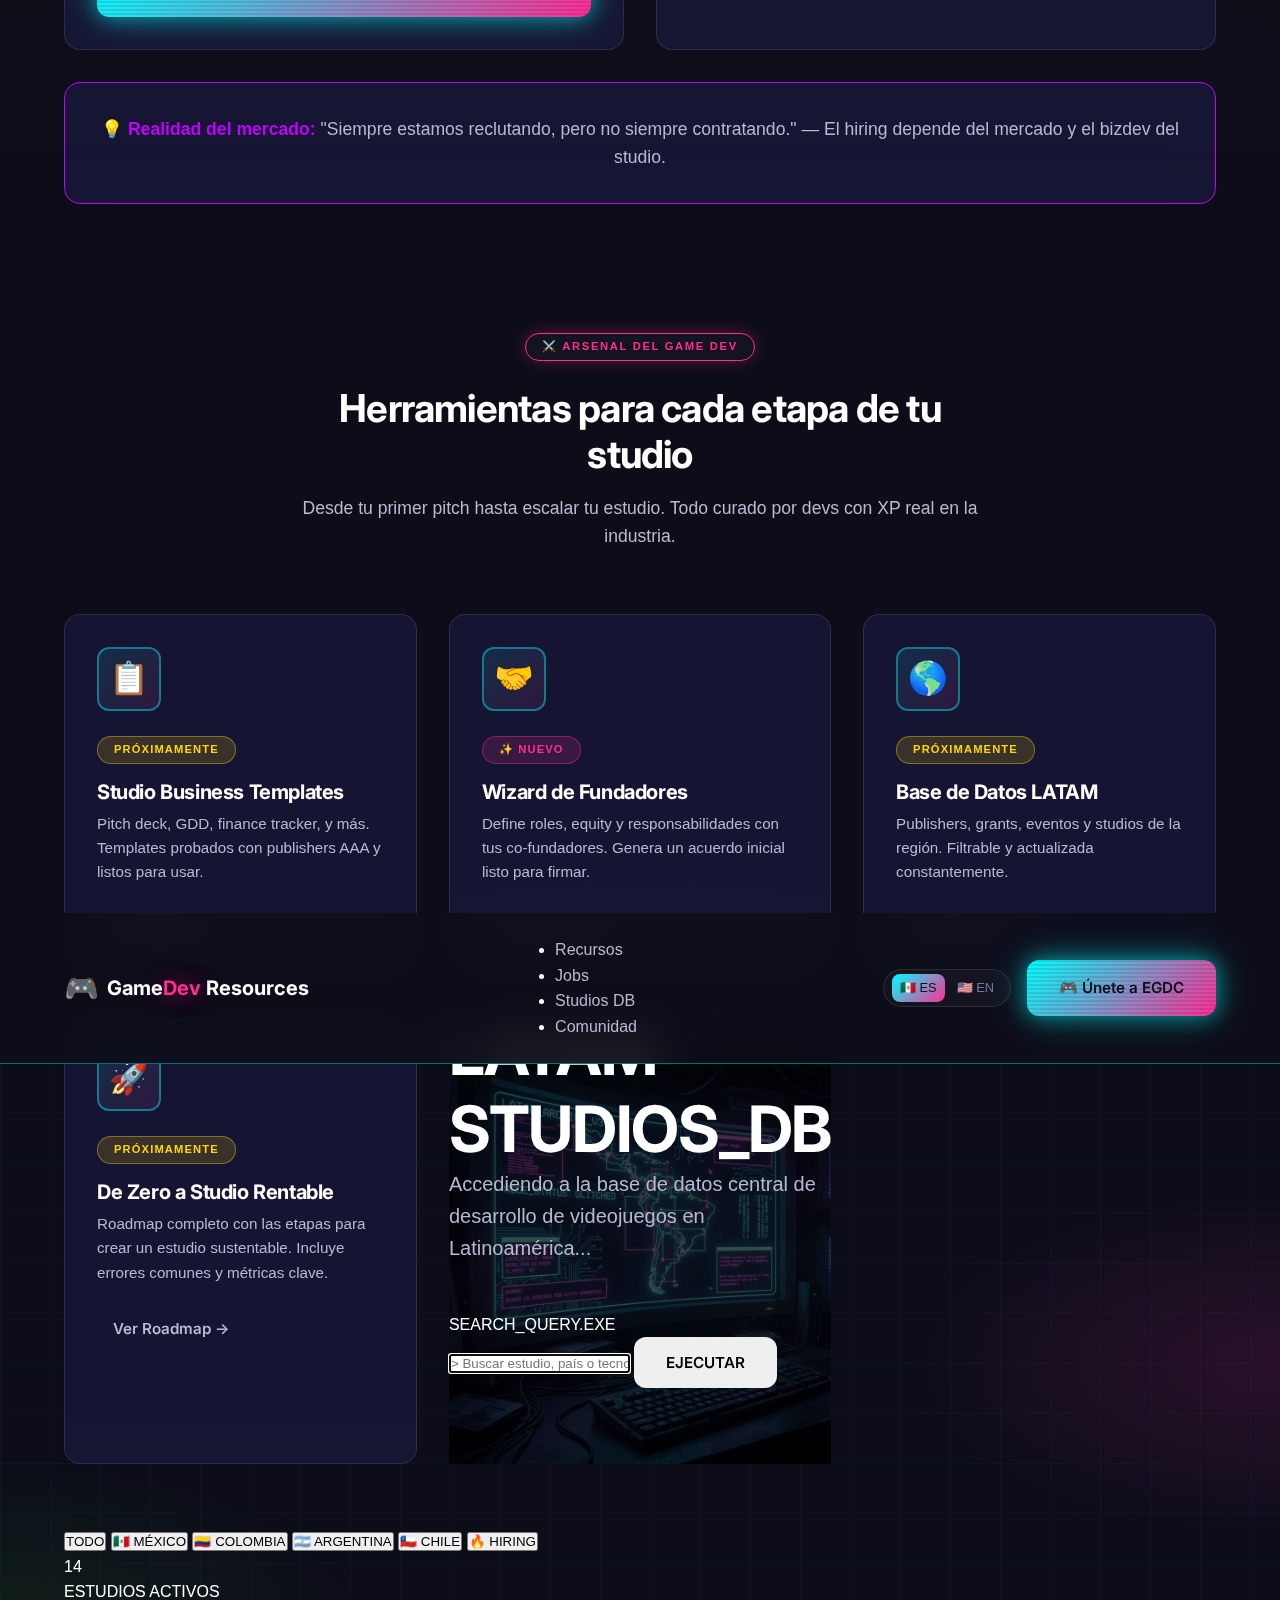
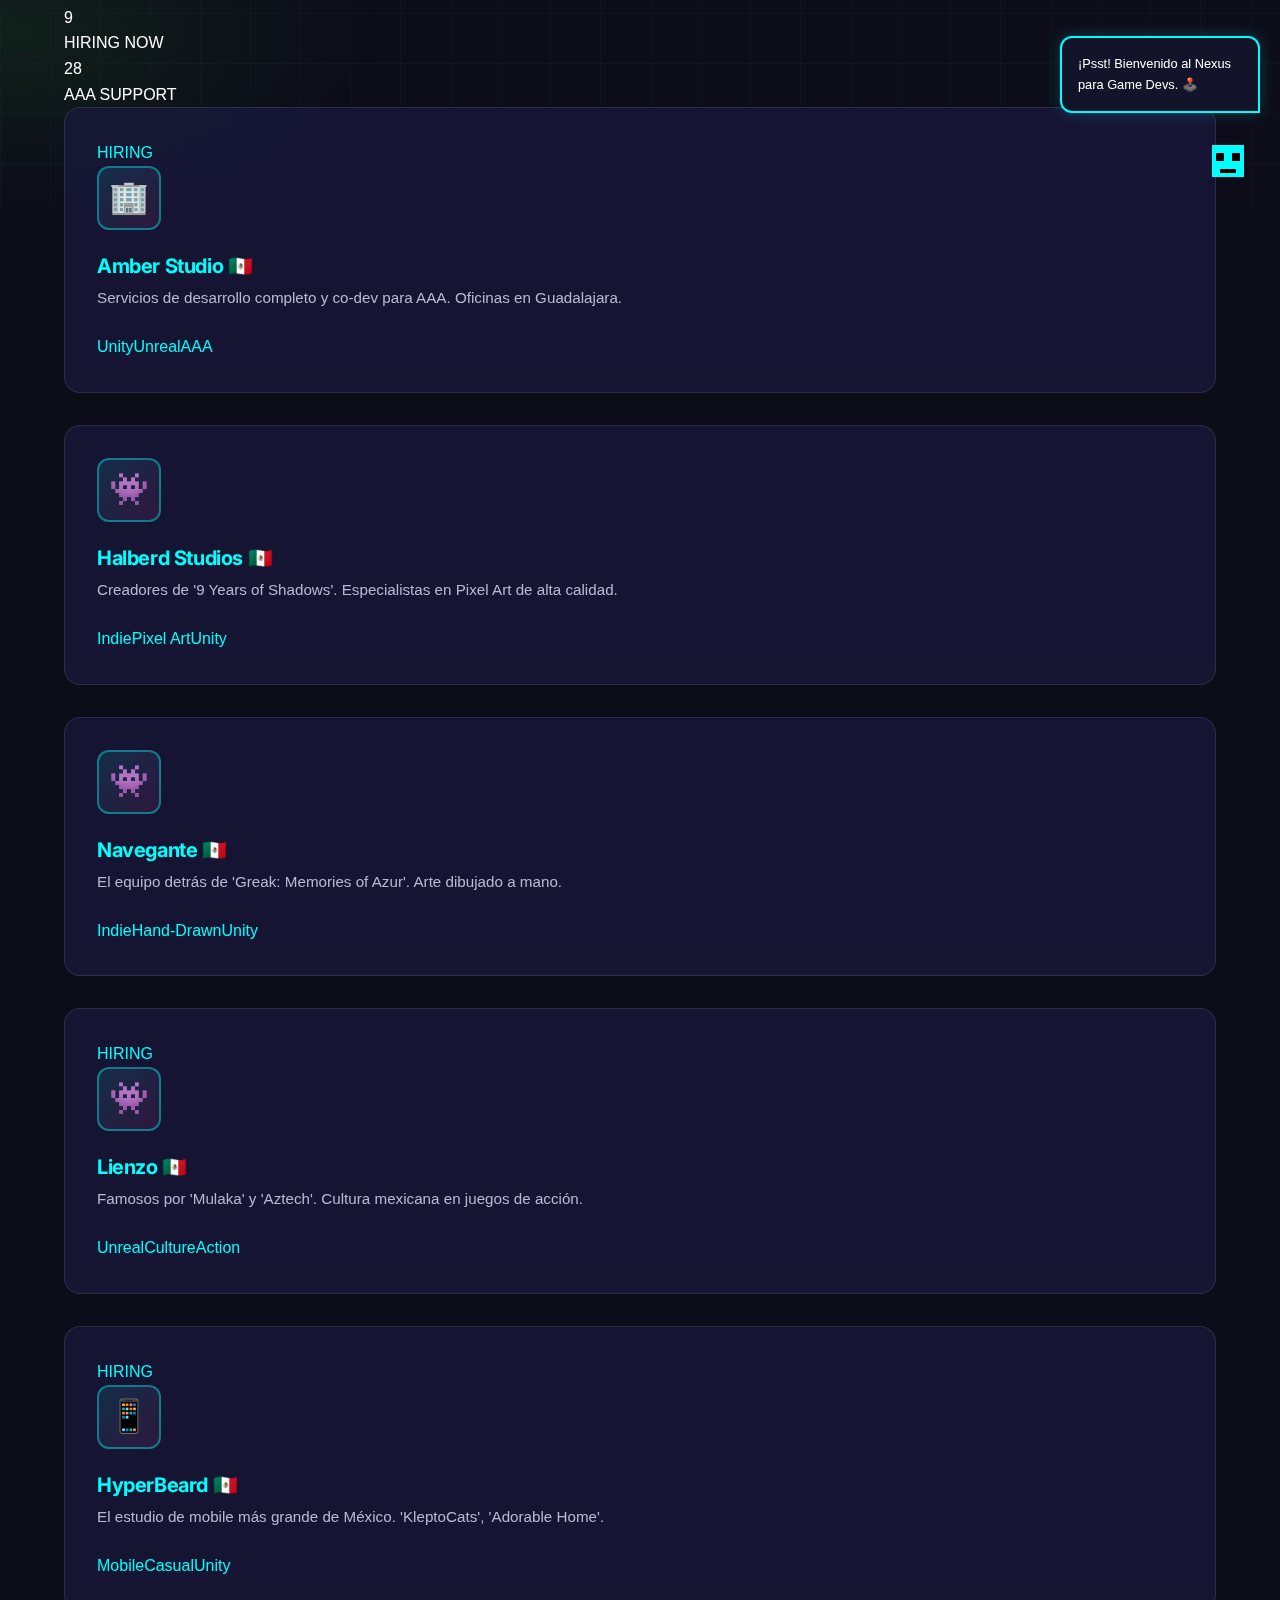
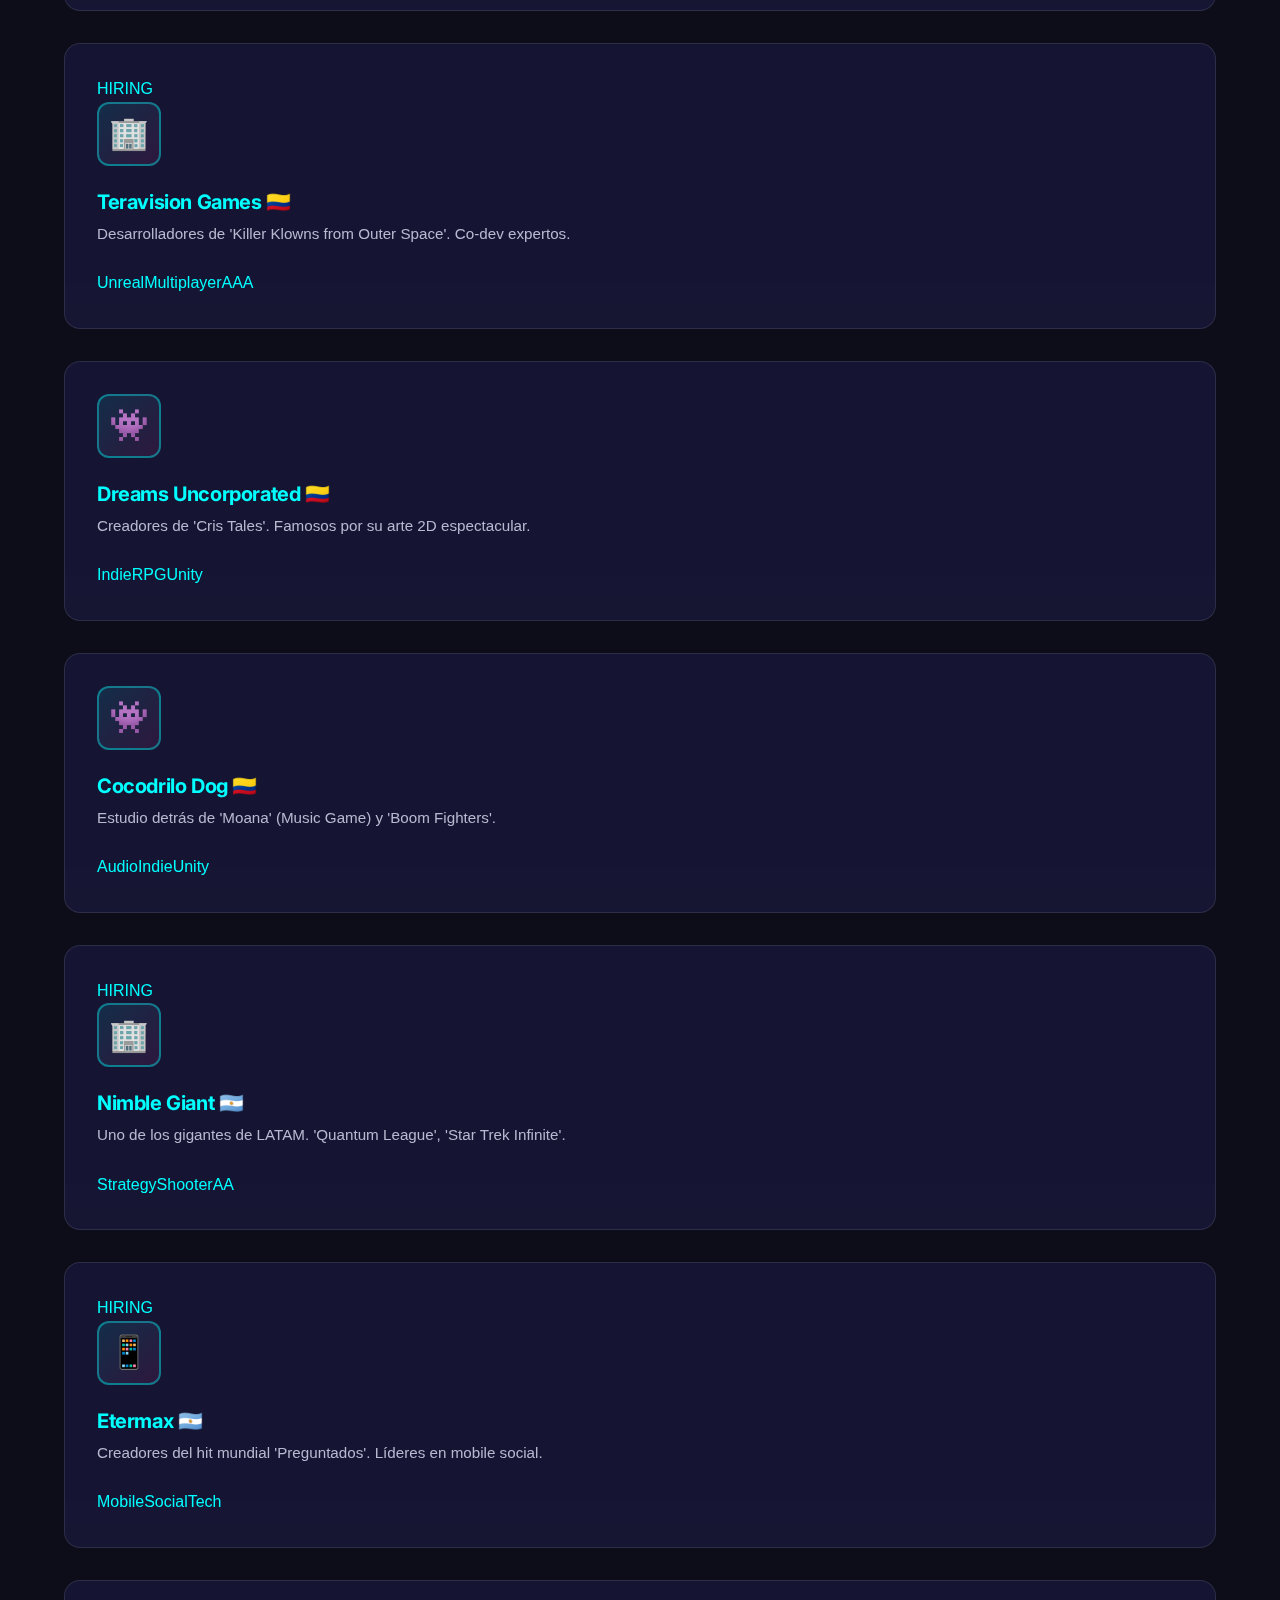
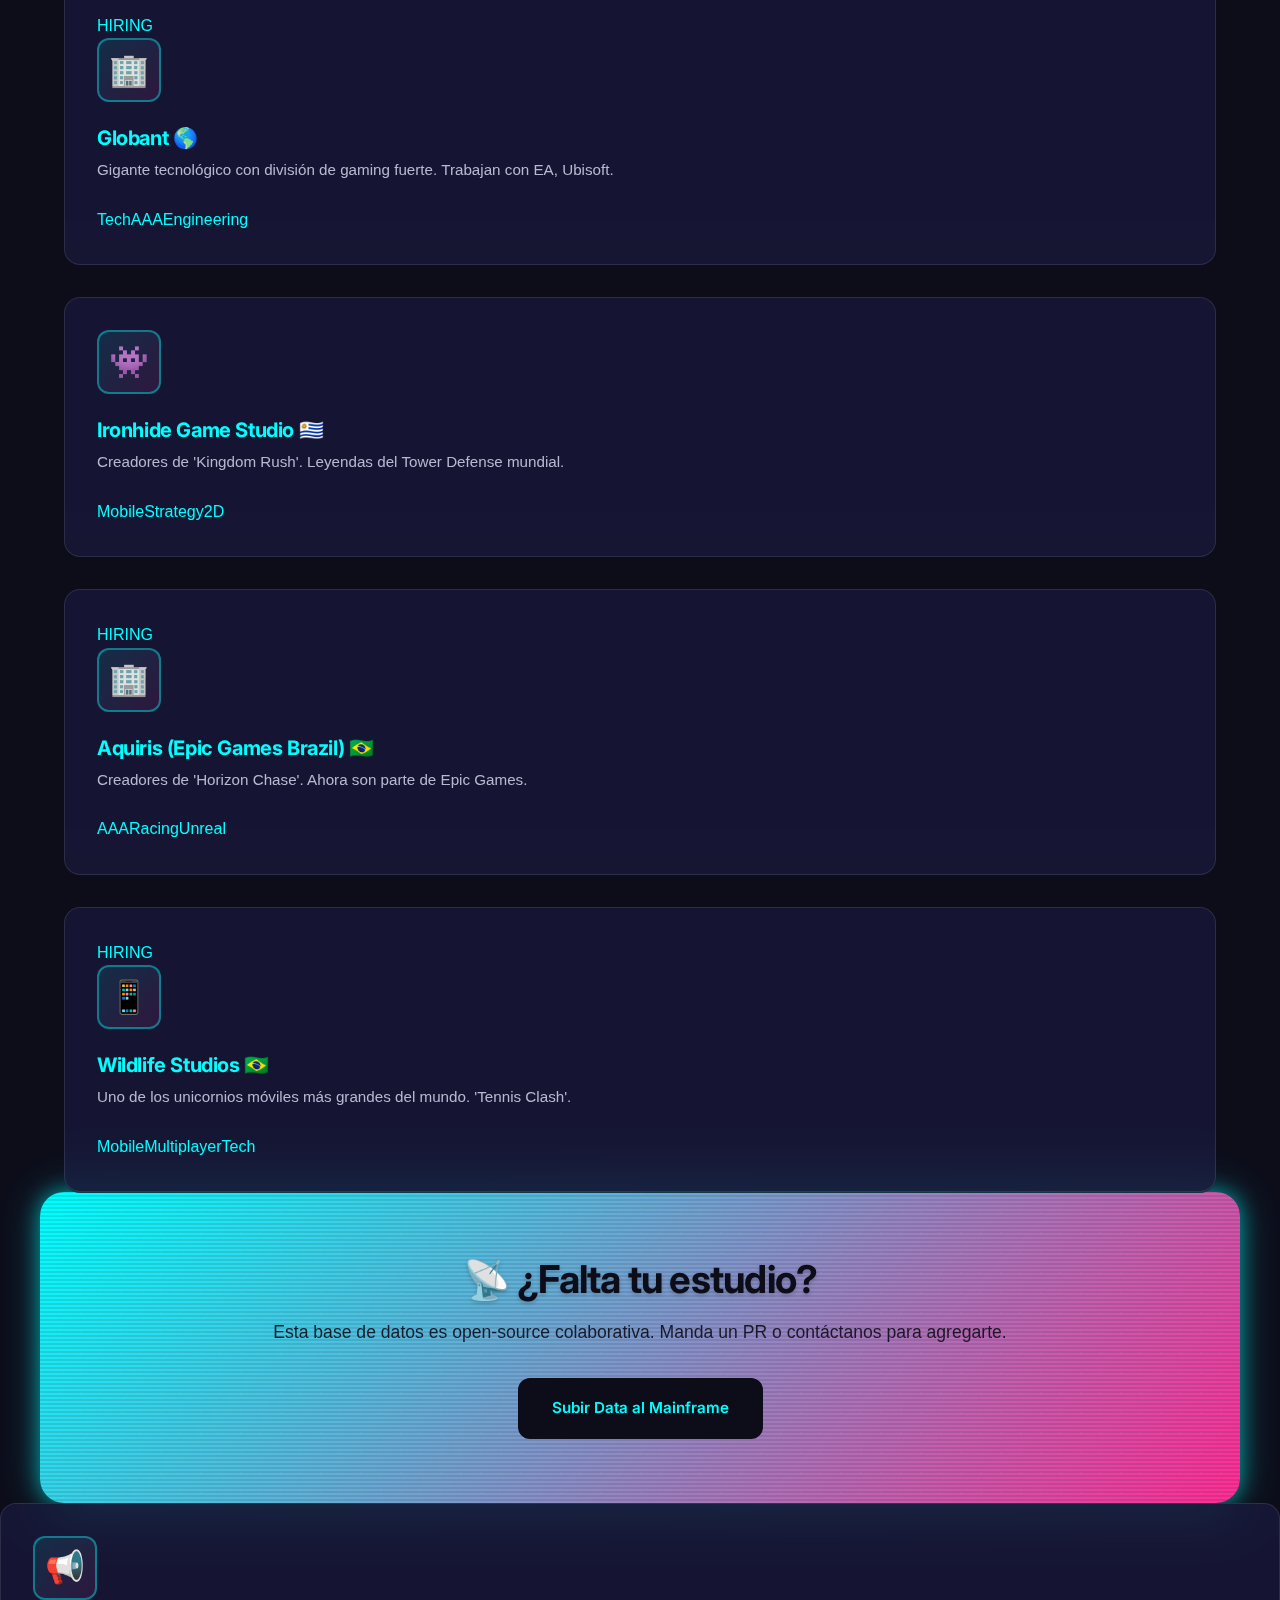
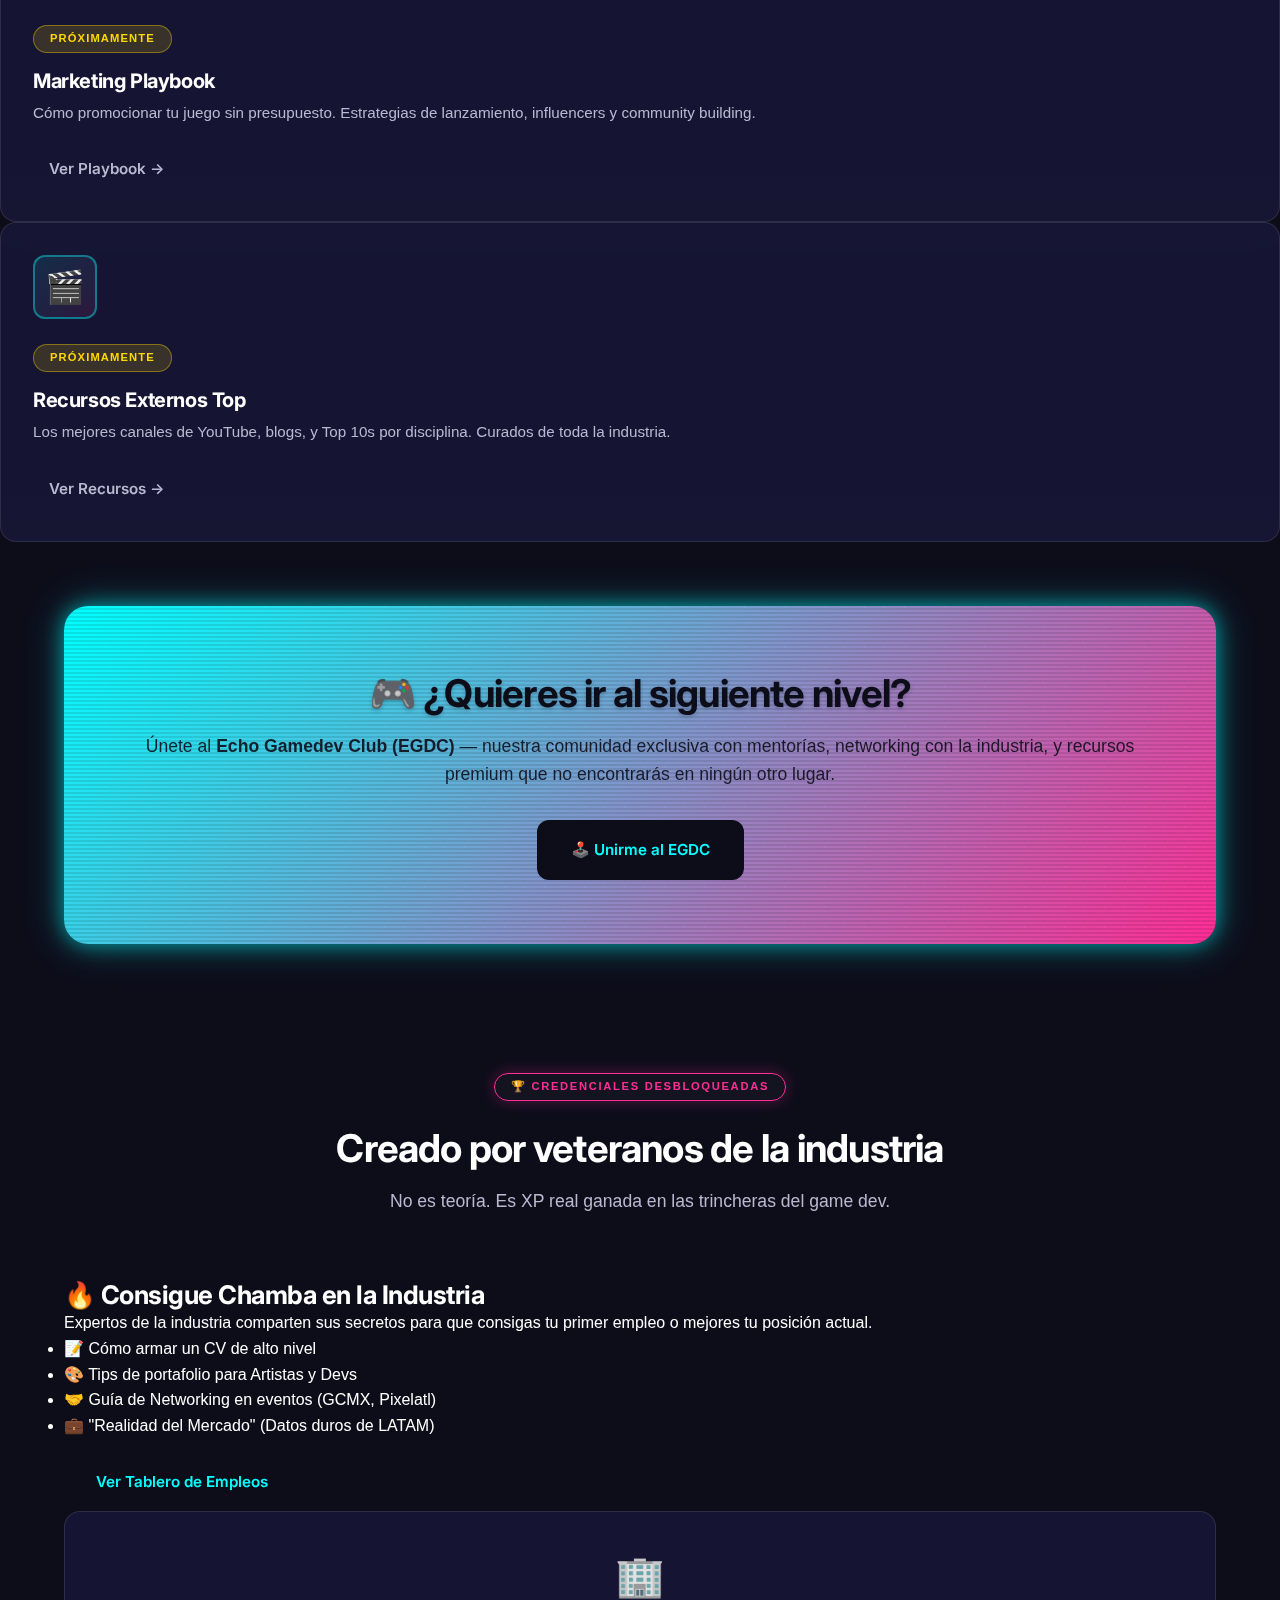
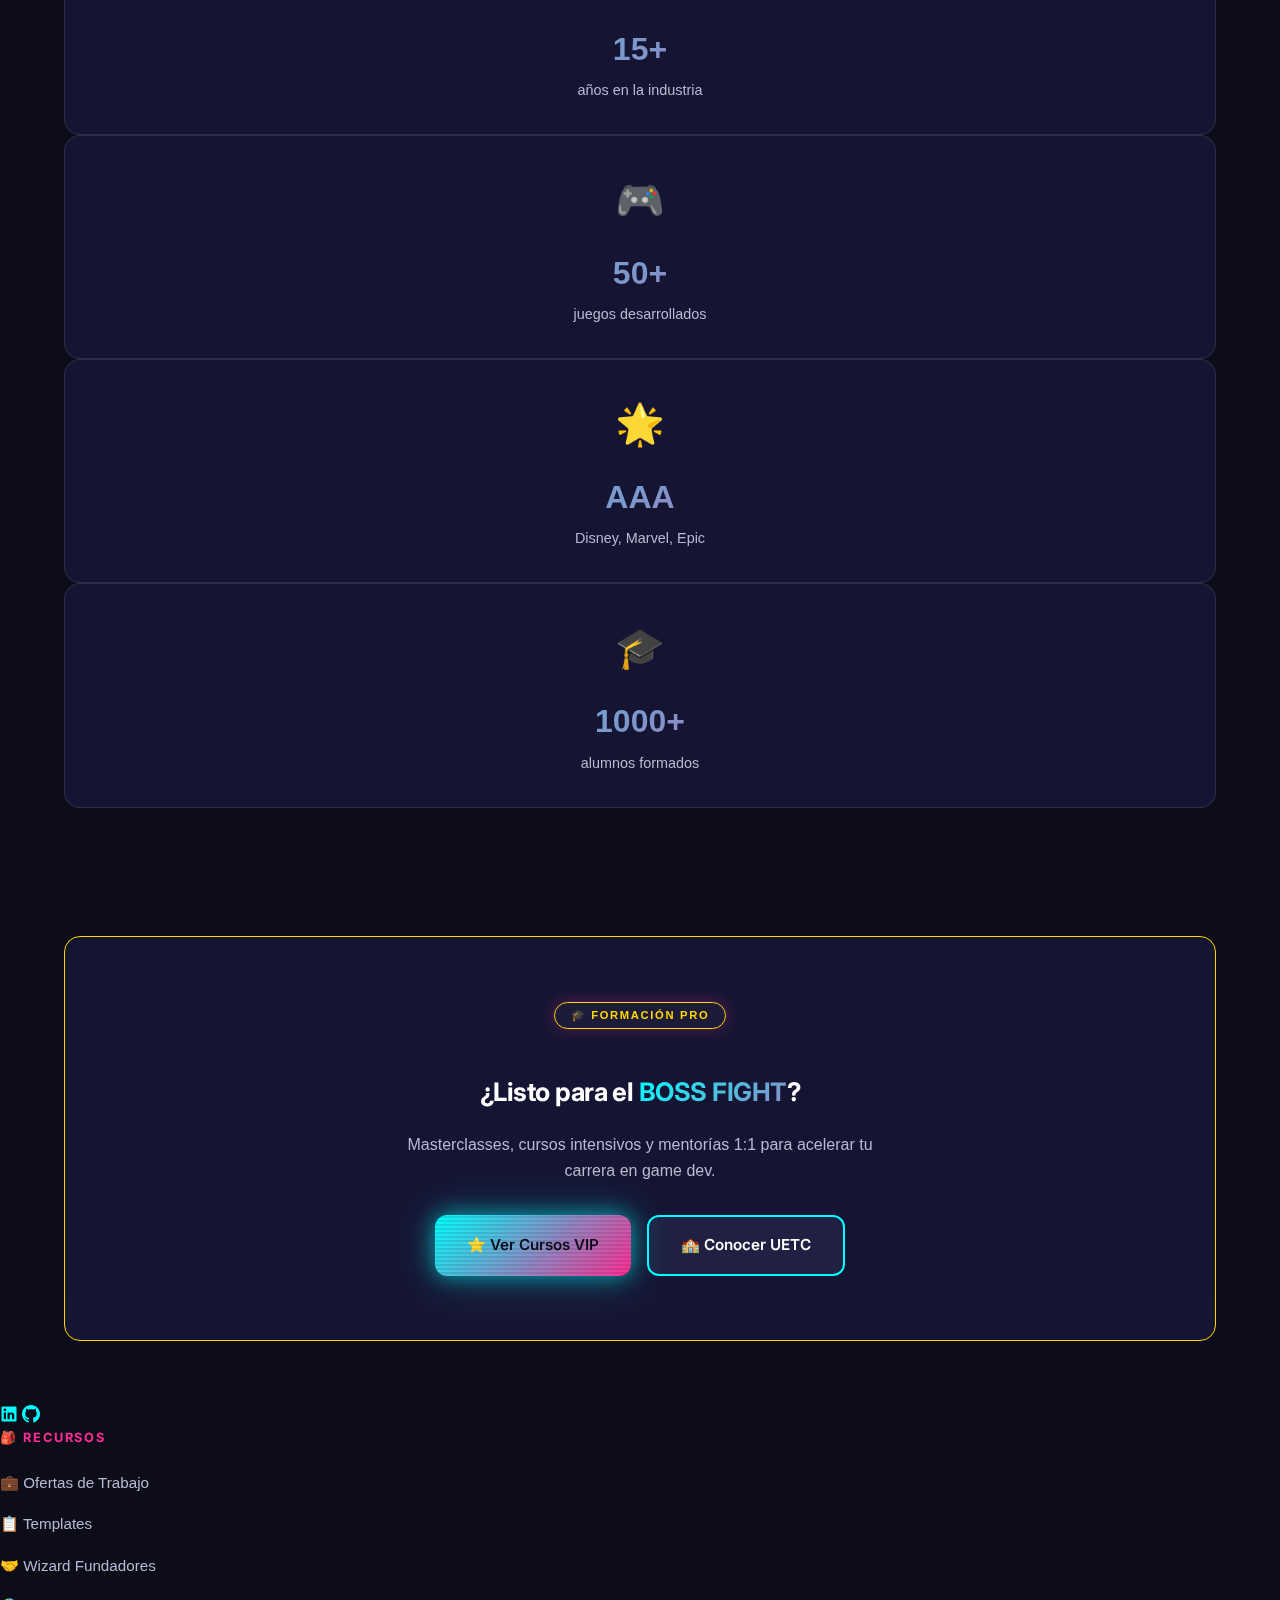
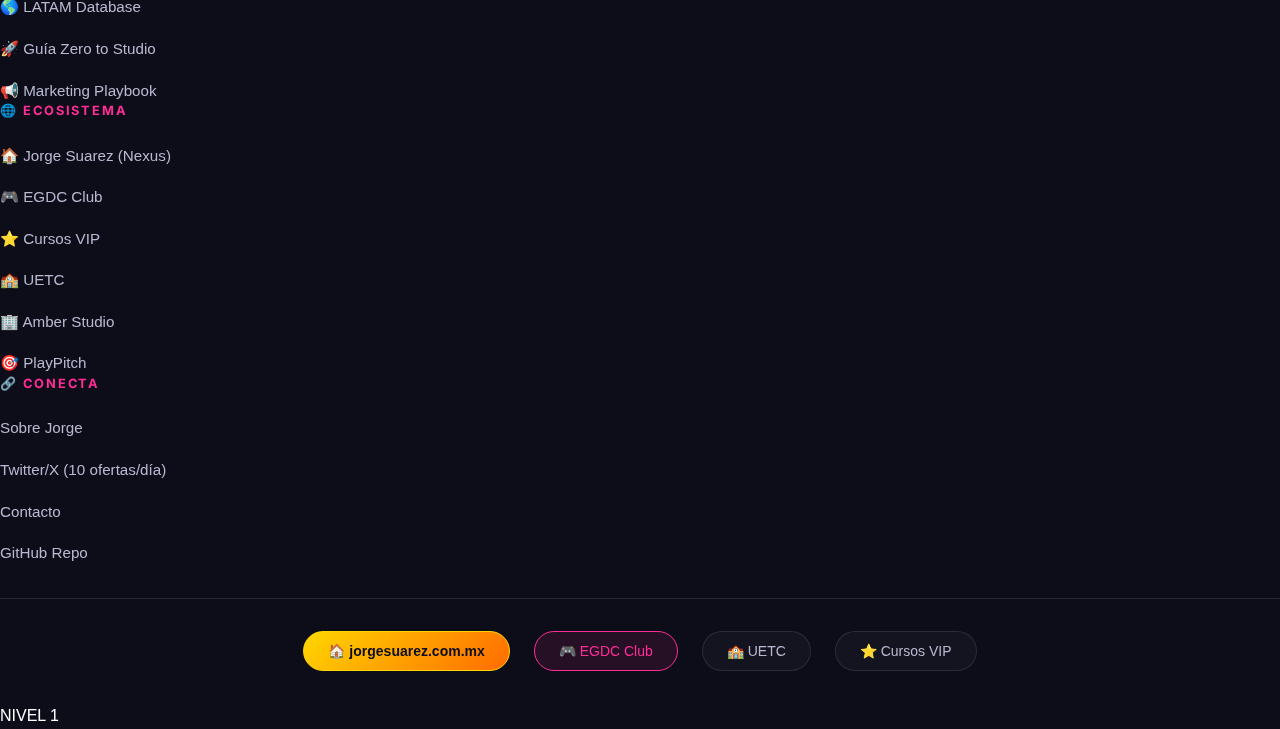
<file: tools.html>
<!DOCTYPE html>
<html lang="es">

<head>
  <!-- Primary Meta Tags -->
  <meta charset="UTF-8">
  <meta name="viewport" content="width=device-width, initial-scale=1.0">
  <title>Game Industry Resources 🎮 | Recursos para Game Devs LATAM</title>
  <meta name="description"
    content="Guías, templates y herramientas gratuitas para desarrolladores de videojuegos en Latinoamérica. Consigue chamba, aprende a crear un estudio rentable, y conecta con la industria.">
  <meta name="keywords"
    content="conseguir trabajo videojuegos, ofertas empleo game dev, game dev latam, estudio de videojuegos, indie, desarrollo de juegos, crear estudio, publishers videojuegos, trabajo gamedev">
  <meta name="author" content="Jorge Suarez">

  <!-- Open Graph / Facebook -->
  <meta property="og:type" content="website">
  <meta property="og:url" content="https://gamedev.jorgesuarez.com.mx/">
  <meta property="og:title" content="Game Industry Resources 🎮 | Recursos para Game Devs LATAM">
  <meta property="og:description"
    content="Guías, templates y herramientas gratuitas para game devs. ¡Consigue chamba y funda tu estudio!">
  <meta property="og:image" content="assets/images/og-image.png">

  <!-- Twitter -->
  <meta property="twitter:card" content="summary_large_image">
  <meta property="twitter:url" content="https://gamedev.jorgesuarez.com.mx/">
  <meta property="twitter:title" content="Game Industry Resources 🎮">
  <meta property="twitter:description" content="Recursos gratuitos para game devs latinoamericanos">
  <meta property="twitter:creator" content="@jorgefsb">

  <script src="i18n.js"></script>
  <script src="gamification.js"></script>
  <!-- Main logic for studios database -->
  <script src="scripts/studios.js"></script>

  <!-- Structured Data -->
  <script type="application/ld+json">
  {
    "@context": "https://schema.org",
    "@type": "EducationalOrganization",
    "name": "Game Industry Resources",
    "description": "Recursos para desarrolladores de videojuegos en Latinoamérica",
    "url": "https://gamedev.jorgesuarez.com.mx/",
    "founder": {
      "@type": "Person",
      "name": "Jorge Suarez",
      "url": "https://jorgesuarez.com.mx"
    },
    "sameAs": [
      "https://jorgesuarez.com.mx",
      "https://amberstudio.com",
      "https://uetc.mx",
      "https://comunidad.uetc.mx",
      "https://x.com/jorgefsb"
    ]
  }
  </script>

  <!-- Fonts -->
  <link rel="preconnect" href="https://fonts.googleapis.com">
  <link rel="preconnect" href="https://fonts.gstatic.com" crossorigin>
  <link
    href="https://fonts.googleapis.com/css2?family=Inter:wght@400;500;600;700;800&family=Press+Start+2P&display=swap"
    rel="stylesheet">

  <!-- Styles -->
  <link rel="stylesheet" href="styles/main.css">

  <!-- Favicon - Pixel controller -->
  <link rel="icon" type="image/svg+xml"
    href="data:image/svg+xml,<svg xmlns='http://www.w3.org/2000/svg' viewBox='0 0 100 100'><text y='.9em' font-size='90'>🎮</text></svg>">
</head>

<body>
  <!-- Navigation -->
  <nav class="nav" role="navigation" aria-label="Main navigation">
    <div class="container nav-container">
      <a href="/" class="nav-logo">
        <span class="nav-logo-icon">🎮</span>
        <span>Game<span class="text-neon-pink">Dev</span> Resources</span>
      </a>
      <!-- Desktop Menu -->
      <ul class="nav-menu">
        <li><a href="index.html#resources" class="nav-link">Recursos</a></li>
        <li><a href="jobs.html" class="nav-link">Jobs</a></li>
        <li><a href="database.html" class="nav-link active">Studios DB</a></li>
        <li><a href="https://comunidad.uetc.mx" target="_blank" class="nav-link">Comunidad</a></li>
      </ul>

      <div class="nav-cta">
        <!-- Language Switcher -->
        <div class="lang-switch">
          <a href="/" class="active">🇲🇽 ES</a>
          <a href="/en/">🇺🇸 EN</a>
        </div>

        <a href="https://comunidad.uetc.mx" target="_blank" rel="noopener" class="btn btn-primary">
          🎮 Únete a EGDC
        </a>
      </div>

      <button class="nav-toggle" aria-label="Toggle menu">
        <span></span>
        <span></span>
        <span></span>
      </button>
    </div>
  </nav>

  <!-- Hero Section -->
  <header class="hero">
    <div class="container">
      <div class="hero-content">
        <div class="hero-badge animate-fade-in">
          <span class="hero-badge-dot"></span>
          <span>🆓 Recursos 100% gratuitos para LATAM</span>
        </div>

        <h1 class="hero-title animate-fade-in animate-delay-1">
          Level up tu carrera en
          <span class="gradient-text">Game Development</span> 🚀
        </h1>

        <p class="hero-subtitle animate-fade-in animate-delay-2">
          Templates, guías, ofertas de trabajo y herramientas creadas por profesionales de la industria.
          <strong>¡Consigue chamba</strong> y funda tu estudio rentable!
        </p>

        <div class="hero-actions animate-fade-in animate-delay-3">
          <a href="#resources" class="btn btn-primary">
            🕹️ Explorar Recursos
          </a>
          <a href="https://x.com/jorgefsb" target="_blank" rel="noopener" class="btn btn-secondary">
            💼 Ver Ofertas Diarias
          </a>
        </div>

        <!-- Easter egg quote -->
        <p class="hero-quote animate-fade-in animate-delay-5">
          "It's dangerous to go alone! Take this." - Old Man, Zelda
        </p>
      </div>
    </div>
  </header>

  <!-- 💼 Jobs Section - HIGH PRIORITY -->
  <section class="section" id="jobs"
    style="background: linear-gradient(180deg, rgba(255, 107, 0, 0.05) 0%, transparent 100%);">
    <div class="container">
      <!-- 🎰 Job Ticker (Industry-wide) -->
      <div class="job-ticker-container">
        <div class="job-ticker-label">LIVE JOBS:</div>
        <div class="job-ticker">
          <div class="job-ticker-track">
            <span class="job-ticker-item">🔥 [Amber Studio] Game Producer (Remote)</span>
            <span class="job-ticker-item">👾 [Indie Dev] Unity Developer (LATAM)</span>
            <span class="job-ticker-item">🎨 [Studio X] Senior 3D Artist</span>
            <span class="job-ticker-item">🚀 [Amber Studio] QA Lead</span>
            <span class="job-ticker-item">💎 [Gaming Co] Level Designer</span>
            <span class="job-ticker-item">🔥 [Amber Studio] Game Producer (Remote)</span>
            <span class="job-ticker-item">👾 [Indie Dev] Unity Developer (LATAM)</span>
            <span class="job-ticker-item">🎨 [Studio X] Senior 3D Artist</span>
          </div>
        </div>
      </div>

      <header class="section-header">
        <span class="section-badge" style="border-color: var(--neon-orange); color: var(--neon-orange);">🔥 Lo más
          buscado</span>
        <h2 class="section-title">¿Buscando Chamba en Game Dev? 💼</h2>
        <p class="section-description">
          En <a href="https://x.com/jorgefsb" target="_blank" rel="noopener">@jorgefsb</a> publico
          <strong>10 ofertas de trabajo diarias</strong>. Tips, vacantes y la realidad del mercado.
        </p>
      </header>

      <div class="grid grid-2">
        <article class="card">
          <div class="card-icon">📢</div>
          <span class="card-status status-hot">🔥 Activo</span>
          <h3 class="card-title">Ofertas de Trabajo Diarias</h3>
          <p class="card-description">
            Sígueme en X/Twitter para ver las vacantes que publico cada día. Programadores, artistas, diseñadores, y
            más.
          </p>
          <a href="https://x.com/jorgefsb" target="_blank" rel="noopener" class="btn btn-primary" style="width: 100%;">
            🐦 Seguir @jorgefsb
          </a>
        </article>

        <article class="card">
          <div class="card-icon">📋</div>
          <span class="card-status status-coming">Próximamente</span>
          <h3 class="card-title">Tips para Conseguir Chamba</h3>
          <p class="card-description">
            Portfolio que destaque, qué buscan los recruiters, errores en entrevistas, y cómo aplicar a studios
            internacionales.
          </p>
          <a href="#" class="btn btn-ghost">Ver Guía Pronto →</a>
        </article>
      </div>

      <!-- Reality check card -->
      <div class="card" style="margin-top: var(--space-xl); text-align: center; border-color: var(--neon-purple);">
        <p style="font-size: 1.1rem; color: var(--text-secondary);">
          💡 <strong style="color: var(--neon-purple);">Realidad del mercado:</strong>
          "Siempre estamos reclutando, pero no siempre contratando." — El hiring depende del mercado y el bizdev del
          studio.
        </p>
      </div>
    </div>
  </section>

  <!-- Resources Grid Section -->
  <section class="section" id="resources">
    <div class="container">
      <header class="section-header">
        <span class="section-badge">⚔️ Arsenal del Game Dev</span>
        <h2 class="section-title">Herramientas para cada etapa de tu studio</h2>
        <p class="section-description">
          Desde tu primer pitch hasta escalar tu estudio. Todo curado por devs con XP real en la industria.
        </p>
      </header>

      <div class="grid grid-3">
        <!-- Card 1: Templates -->
        <article class="card animate-fade-in">
          <div class="card-icon">📋</div>
          <span class="card-status status-coming">Próximamente</span>
          <h3 class="card-title">Studio Business Templates</h3>
          <p class="card-description">
            Pitch deck, GDD, finance tracker, y más. Templates probados con publishers AAA y listos para usar.
          </p>
          <a href="#templates" class="btn btn-ghost">Desbloquear →</a>
        </article>

        <!-- Card 2: Founder's Wizard -->
        <article class="card animate-fade-in animate-delay-1" id="wizard">
          <div class="card-icon">🤝</div>
          <span class="card-status status-new">✨ Nuevo</span>
          <h3 class="card-title">Wizard de Fundadores</h3>
          <p class="card-description">
            Define roles, equity y responsabilidades con tus co-fundadores. Genera un acuerdo inicial listo para firmar.
          </p>
          <a href="#wizard-page" class="btn btn-ghost">Crear Acuerdo →</a>
        </article>

        <!-- Card 3: LATAM Database -->
        <article class="card animate-fade-in animate-delay-2" id="database">
          <div class="card-icon">🌎</div>
          <span class="card-status status-coming">Próximamente</span>
          <h3 class="card-title">Base de Datos LATAM</h3>
          <p class="card-description">
            Publishers, grants, eventos y studios de la región. Filtrable y actualizada constantemente.
          </p>
          <a href="#database-page" class="btn btn-ghost">Explorar DB →</a>
        </article>

        <!-- Card 4: Zero to Studio Guide -->
        <article class="card animate-fade-in animate-delay-3" id="guide">
          <div class="card-icon">🚀</div>
          <span class="card-status status-coming">Próximamente</span>
          <h3 class="card-title">De Zero a Studio Rentable</h3>
          <p class="card-description">
            Roadmap completo con las etapas para crear un estudio sustentable. Incluye errores comunes y métricas clave.
          </p>
          <a href="#guide-page" class="btn btn-ghost">Ver Roadmap →</a>
        </article>

        <!-- Hero Section: Data Terminal -->
        <section class="hero-section"
          style="min-height: 50vh; background-image: linear-gradient(rgba(0,0,0,0.7), rgba(0,0,0,0.7)), url('assets/images/hero-db.png'); background-size: cover; background-position: center;">
          <div class="hero-content">
            <div class="pixel-decoration pixel-decoration-1"></div>
            <div class="pixel-decoration pixel-decoration-2"></div>
            <h1 class="glitch-text" data-text="LATAM STUDIOS_DB">LATAM STUDIOS_DB</h1>
            <p class="hero-subtitle">Accediendo a la base de datos central de desarrollo de videojuegos en
              Latinoamérica...</p>

            <!-- Search Terminal -->
            <div class="search-terminal-container" style="margin-top: 2rem;">
              <div class="terminal-header">
                <span class="terminal-dot red"></span>
                <span class="terminal-dot yellow"></span>
                <span class="terminal-dot green"></span>
                <span class="terminal-title">SEARCH_QUERY.EXE</span>
              </div>
              <div class="terminal-body">
                <input type="text" class="terminal-input" placeholder="> Buscar estudio, país o tecnología..."
                  autofocus>
                <button class="btn btn-sm">EJECUTAR</button>
              </div>
            </div>
          </div>
        </section>
      </div>
  </section>

  <!-- Database Grid -->
  <section class="container" style="position: relative; z-index: 10;">

    <!-- Filters -->
    <div class="filters-bar">
      <button class="filter-chip active">TODO</button>
      <button class="filter-chip">🇲🇽 MÉXICO</button>
      <button class="filter-chip">🇨🇴 COLOMBIA</button>
      <button class="filter-chip">🇦🇷 ARGENTINA</button>
      <button class="filter-chip">🇨🇱 CHILE</button>
      <button class="filter-chip hiring-chip">🔥 HIRING</button>
    </div>

    <!-- Stats Dashboard -->
    <div class="db-stats-grid">
      <div class="db-stat-card">
        <div class="db-stat-value" id="stat-active">-</div>
        <div class="db-stat-label">ESTUDIOS ACTIVOS</div>
      </div>
      <div class="db-stat-card">
        <div class="db-stat-value" id="stat-hiring">-</div>
        <div class="db-stat-label">HIRING NOW</div>
      </div>
      <div class="db-stat-card">
        <div class="db-stat-value">28</div>
        <div class="db-stat-label">AAA SUPPORT</div>
      </div>
    </div>

    <!-- Studios List (Mock Data for now, will fetch JSON) -->
    <div class="grid studio-grid" id="studiosGrid">
      <!-- Content populated by JS -->
    </div>
  </section>

  <!-- Submit CTA -->
  <section class="cta-banner container">
    <div class="cta-banner-content">
      <h2 class="cta-banner-title">📡 ¿Falta tu estudio?</h2>
      <p class="cta-banner-text">
        Esta base de datos es open-source colaborativa. Manda un PR o contáctanos para agregarte.
      </p>
      <a href="https://github.com/indi-es/estudios" target="_blank" rel="noopener" class="btn">
        Subir Data al Mainframe
      </a>
    </div>
  </section>

  <!-- Card 5: Marketing Playbook -->
  <article class="card animate-fade-in animate-delay-4">
    <div class="card-icon">📢</div>
    <span class="card-status status-coming">Próximamente</span>
    <h3 class="card-title">Marketing Playbook</h3>
    <p class="card-description">
      Cómo promocionar tu juego sin presupuesto. Estrategias de lanzamiento, influencers y community building.
    </p>
    <a href="#playbook-page" class="btn btn-ghost">Ver Playbook →</a>
  </article>

  <!-- Card 6: External Resources -->
  <article class="card animate-fade-in animate-delay-5">
    <div class="card-icon">🎬</div>
    <span class="card-status status-coming">Próximamente</span>
    <h3 class="card-title">Recursos Externos Top</h3>
    <p class="card-description">
      Los mejores canales de YouTube, blogs, y Top 10s por disciplina. Curados de toda la industria.
    </p>
    <a href="#external-page" class="btn btn-ghost">Ver Recursos →</a>
  </article>
  </div>
  </div>
  </section>

  <!-- EGDC Community CTA -->
  <section class="section">
    <div class="container">
      <div class="cta-banner">
        <div class="cta-banner-content">
          <h2 class="cta-banner-title">🎮 ¿Quieres ir al siguiente nivel?</h2>
          <p class="cta-banner-text">
            Únete al <strong>Echo Gamedev Club (EGDC)</strong> — nuestra comunidad exclusiva con mentorías,
            networking con la industria, y recursos premium que no encontrarás en ningún otro lugar.
          </p>
          <a href="https://comunidad.uetc.mx" target="_blank" rel="noopener" class="btn">
            🕹️ Unirme al EGDC
          </a>
        </div>
      </div>
    </div>
  </section>

  <!-- About / Credibility Section -->
  <section class="section">
    <div class="container">
      <header class="section-header">
        <span class="section-badge">🏆 Credenciales Desbloqueadas</span>
        <h2 class="section-title">Creado por veteranos de la industria</h2>
        <p class="section-description">
          No es teoría. Es XP real ganada en las trincheras del game dev.
        </p>
      </header>

      <div class="jobs-grid">
        <div class="jobs-info">
          <h3>🔥 Consigue Chamba en la Industria</h3>
          <p>Expertos de la industria comparten sus secretos para que consigas tu primer empleo o mejores tu posición
            actual.</p>
          <ul class="jobs-list">
            <li>📝 Cómo armar un CV de alto nivel</li>
            <li>🎨 Tips de portafolio para Artistas y Devs</li>
            <li>🤝 Guía de Networking en eventos (GCMX, Pixelatl)</li>
            <li>💼 "Realidad del Mercado" (Datos duros de LATAM)</li>
          </ul>
          <a href="jobs.html" class="btn" style="margin-top: var(--space-md);">Ver Tablero de Empleos</a>
        </div>
        <div class="jobs-visual">
          <div class="stat-card">
            <span class="stat-icon">🏢</span>
            <div class="stat-value">15+</div>
            <div class="stat-label">años en la industria</div>
          </div>
          <div class="stat-card">
            <span class="stat-icon">🎮</span>
            <div class="stat-value">50+</div>
            <div class="stat-label">juegos desarrollados</div>
          </div>
          <div class="stat-card">
            <span class="stat-icon">🌟</span>
            <div class="stat-value">AAA</div>
            <div class="stat-label">Disney, Marvel, Epic</div>
          </div>
          <div class="stat-card">
            <span class="stat-icon">🎓</span>
            <div class="stat-value">1000+</div>
            <div class="stat-label">alumnos formados</div>
          </div>
        </div>
      </div>
  </section>

  <!-- VIP Courses CTA -->
  <section class="section">
    <div class="container">
      <div class="card" style="text-align: center; padding: var(--space-3xl); border-color: var(--gold);">
        <span class="section-badge" style="border-color: var(--gold); color: var(--gold);">🎓 Formación Pro</span>
        <h3 style="margin: var(--space-lg) 0;">¿Listo para el <span class="gradient-text">BOSS FIGHT</span>?</h3>
        <p class="text-secondary" style="max-width: 500px; margin: 0 auto var(--space-xl);">
          Masterclasses, cursos intensivos y mentorías 1:1 para acelerar tu carrera en game dev.
        </p>
        <div class="flex justify-center gap-md" style="flex-wrap: wrap;">
          <a href="https://vip.jorgesuarez.com.mx" target="_blank" rel="noopener" class="btn btn-primary">
            ⭐ Ver Cursos VIP
          </a>
          <a href="https://uetc.mx" target="_blank" rel="noopener" class="btn btn-secondary">
            🏫 Conocer UETC
          </a>
        </div>
      </div>
    </div>
  </section>

  <!-- Footer -->
  <path
    d="M18.244 2.25h3.308l-7.227 8.26 8.502 11.24H16.17l-5.214-6.817L4.99 21.75H1.68l7.73-8.835L1.254 2.25H8.08l4.713 6.231zm-1.161 17.52h1.833L7.084 4.126H5.117z" />
  </svg>
  </a>
  <a href="https://linkedin.com/in/jorgefsb" target="_blank" rel="noopener" aria-label="LinkedIn">
    <svg width="18" height="18" viewBox="0 0 24 24" fill="currentColor">
      <path
        d="M20.5 2h-17A1.5 1.5 0 002 3.5v17A1.5 1.5 0 003.5 22h17a1.5 1.5 0 001.5-1.5v-17A1.5 1.5 0 0020.5 2zM8 19H5v-9h3zM6.5 8.25A1.75 1.75 0 118.3 6.5a1.78 1.78 0 01-1.8 1.75zM19 19h-3v-4.74c0-1.42-.6-1.93-1.38-1.93A1.74 1.74 0 0013 14.19a.66.66 0 000 .14V19h-3v-9h2.9v1.3a3.11 3.11 0 012.7-1.4c1.55 0 3.36.86 3.36 3.66z" />
    </svg>
  </a>
  <a href="https://github.com/jorgefsb" target="_blank" rel="noopener" aria-label="GitHub">
    <svg width="18" height="18" viewBox="0 0 24 24" fill="currentColor">
      <path
        d="M12 0c-6.626 0-12 5.373-12 12 0 5.302 3.438 9.8 8.207 11.387.599.111.793-.261.793-.577v-2.234c-3.338.726-4.033-1.416-4.033-1.416-.546-1.387-1.333-1.756-1.333-1.756-1.089-.745.083-.729.083-.729 1.205.084 1.839 1.237 1.839 1.237 1.07 1.834 2.807 1.304 3.492.997.107-.775.418-1.305.762-1.604-2.665-.305-5.467-1.334-5.467-5.931 0-1.311.469-2.381 1.236-3.221-.124-.303-.535-1.524.117-3.176 0 0 1.008-.322 3.301 1.23.957-.266 1.983-.399 3.003-.404 1.02.005 2.047.138 3.006.404 2.291-1.552 3.297-1.23 3.297-1.23.653 1.653.242 2.874.118 3.176.77.84 1.235 1.911 1.235 3.221 0 4.609-2.807 5.624-5.479 5.921.43.372.823 1.102.823 2.222v3.293c0 .319.192.694.801.576 4.765-1.589 8.199-6.086 8.199-11.386 0-6.627-5.373-12-12-12z" />
    </svg>
  </a>
  </div>
  </div>

  <!-- Resources Column -->
  <div class="footer-column">
    <h4>🎒 Recursos</h4>
    <ul class="footer-links">
      <li><a href="#jobs">💼 Ofertas de Trabajo</a></li>
      <li><a href="#templates">📋 Templates</a></li>
      <li><a href="#wizard">🤝 Wizard Fundadores</a></li>
      <li><a href="#database">🌎 LATAM Database</a></li>
      <li><a href="#guide">🚀 Guía Zero to Studio</a></li>
      <li><a href="#playbook">📢 Marketing Playbook</a></li>
    </ul>
  </div>

  <!-- Ecosystem Column -->
  <div class="footer-column">
    <h4>🌐 Ecosistema</h4>
    <ul class="footer-links">
      <li><a href="https://jorgesuarez.com.mx" target="_blank" rel="noopener">🏠 Jorge Suarez (Nexus)</a></li>
      <li><a href="https://comunidad.uetc.mx" target="_blank" rel="noopener">🎮 EGDC Club</a></li>
      <li><a href="https://vip.jorgesuarez.com.mx" target="_blank" rel="noopener">⭐ Cursos VIP</a></li>
      <li><a href="https://uetc.mx" target="_blank" rel="noopener">🏫 UETC</a></li>
      <li><a href="https://amberstudio.com" target="_blank" rel="noopener">🏢 Amber Studio</a></li>
      <li><a href="https://playpitch.games" target="_blank" rel="noopener">🎯 PlayPitch</a></li>
    </ul>
  </div>

  <!-- Connect Column -->
  <div class="footer-column">
    <h4>🔗 Conecta</h4>
    <ul class="footer-links">
      <li><a href="https://jorgesuarez.com.mx" target="_blank" rel="noopener">Sobre Jorge</a></li>
      <li><a href="https://x.com/jorgefsb" target="_blank" rel="noopener">Twitter/X (10 ofertas/día)</a></li>
      <li><a href="mailto:contacto@amberstudio.com">Contacto</a></li>
      <li><a href="https://github.com/jorgefsb/game-industry-resources" target="_blank" rel="noopener">GitHub
          Repo</a></li>
    </ul>
  </div>
  </div>

  <!-- Ecosystem Links Banner -->
  <div class="ecosystem-links">
    <a href="https://jorgesuarez.com.mx" target="_blank" rel="noopener" class="ecosystem-link nexus">
      🏠 jorgesuarez.com.mx
    </a>
    <a href="https://comunidad.uetc.mx" target="_blank" rel="noopener" class="ecosystem-link highlight">
      🎮 EGDC Club
    </a>
    <a href="https://uetc.mx" target="_blank" rel="noopener" class="ecosystem-link">
      🏫 UETC
    </a>
    <a href="https://vip.jorgesuarez.com.mx" target="_blank" rel="noopener" class="ecosystem-link">
      ⭐ Cursos VIP
    </a>
    <!-- Scripts -->
    <script>
      // Mobile nav toggle
      document.querySelector('.nav-toggle').addEventListener('click', function () {
        const navLinks = document.querySelector('.nav-links');
        navLinks.style.display = navLinks.style.display === 'flex' ? 'none' : 'flex';
      });

      // Smooth scroll for anchor links
      document.querySelectorAll('a[href^="#"]').forEach(anchor => {
        anchor.addEventListener('click', function (e) {
          e.preventDefault();
          const target = document.querySelector(this.getAttribute('href'));
          if (target) {
            target.scrollIntoView({ behavior: 'smooth', block: 'start' });
          }
        });
      });

      // Easter egg: Konami code
      let konamiCode = [];
      const konamiSequence = ['ArrowUp', 'ArrowUp', 'ArrowDown', 'ArrowDown', 'ArrowLeft', 'ArrowRight', 'ArrowLeft', 'ArrowRight', 'b', 'a'];

      document.addEventListener('keydown', function (e) {
        konamiCode.push(e.key);
        konamiCode = konamiCode.slice(-10);

        if (JSON.stringify(konamiCode) === JSON.stringify(konamiSequence)) {
          document.body.style.animation = 'rainbow 2s infinite';
          setTimeout(() => {
            document.body.style.animation = '';
            alert('🎮 ¡ACHIEVEMENT UNLOCKED! 🏆\n\n¡Encontraste el Konami Code!\n\nSigue así, eres el tipo de dev que triunfa.');
          }, 500);
        }
      });

      // Add rainbow animation
      const style = document.createElement('style');
      style.textContent = `
      @keyframes rainbow {
        0% { filter: hue-rotate(0deg); }
        100% { filter: hue-rotate(360deg); }
      }
    `;
      document.head.appendChild(style);

      console.log('%c🎮 GAME INDUSTRY RESOURCES', 'font-size: 24px; font-weight: bold; color: #00ffff; text-shadow: 0 0 10px #00ffff;');
      console.log('%c¡Bienvenido dev! Hay un easter egg escondido... 👀', 'font-size: 14px; color: #ff2d95;');
    </script>
</body>

</html>
</file>
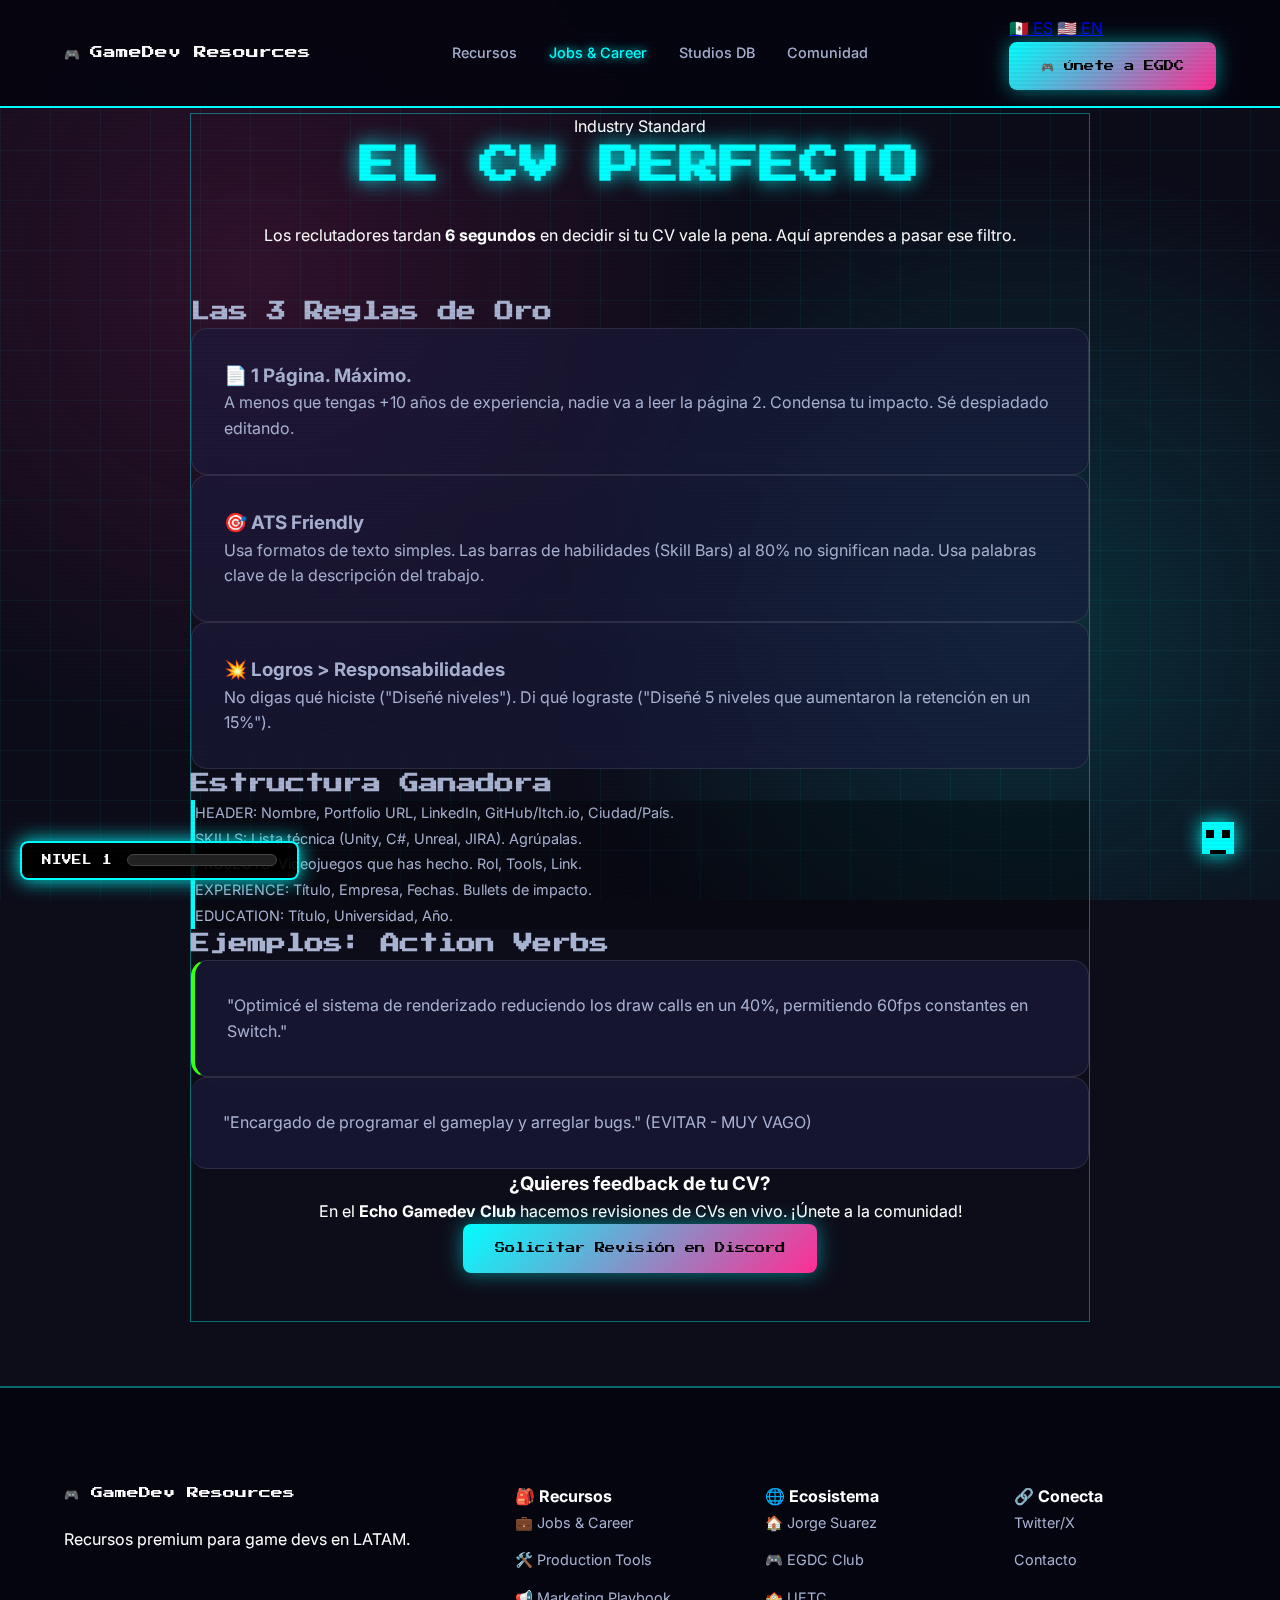
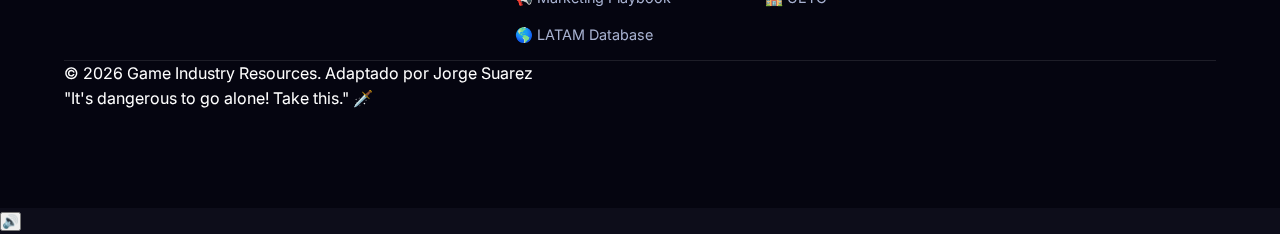
<file: guides/cv.html>
<!DOCTYPE html>
<html lang="es">

<head>
    <meta charset="UTF-8">
    <meta name="viewport" content="width=device-width, initial-scale=1.0">
    <title>El CV Perfecto | Game Industry Resources 📝</title>
    <meta name="description"
        content="Cómo crear un currículum para la industria de videojuegos que te consiga entrevistas. Templates, ejemplos y errores comunes.">
    <link rel="preconnect" href="https://fonts.googleapis.com">
    <link rel="preconnect" href="https://fonts.gstatic.com" crossorigin>
    <link
        href="https://fonts.googleapis.com/css2?family=Inter:wght@400;500;600;700;800&family=Press+Start+2P&display=swap"
        rel="stylesheet">
    <link rel="stylesheet" href="../styles/design-system.css">
</head>

<body>
    <nav class="nav">
        <div class="nav__container container">
            <a href="../index.html" class="nav__logo">
                <span class="nav__logo-icon">🎮</span>
                <span>Game<span class="text-neon-pink">Dev</span> Resources</span>
            </a>
            <ul class="nav__menu">
                <li><a href="../index.html#resources" class="nav__link">Recursos</a></li>
                <li><a href="../jobs.html" class="nav__link nav__link--active">Jobs & Career</a></li>
                <li><a href="../database.html" class="nav__link">Studios DB</a></li>
                <li><a href="https://comunidad.uetc.mx" target="_blank" class="nav__link">Comunidad</a></li>
            </ul>
            <div class="nav__cta">
                <div class="lang-switch">
                    <a href="#" class="lang-btn active" data-lang="es">🇲🇽 ES</a>
                    <a href="#" class="lang-btn" data-lang="en">🇺🇸 EN</a>
                </div>
                <a href="https://comunidad.uetc.mx" target="_blank" rel="noopener" class="btn btn-primary">🎮 Únete a
                    EGDC</a>
            </div>
        </div>
    </nav>

    <main class="section container" style="margin-top: var(--space-xl);">
        <a href="../jobs.html" class="btn btn-ghost btn-sm mb-lg">← Regresar al Hub de Carrera</a>

        <article class="bg-glass p-xl"
            style="border-radius: var(--radius-lg); border: 1px solid var(--border-neon); max-width: 900px; margin: 0 auto;">
            <div class="section__header">
                <span class="section__badge">Industry Standard</span>
                <h1 class="hero__title glitch-text" style="font-size: 2.5rem;" data-text="EL CV PERFECTO">EL CV PERFECTO
                </h1>
                <p class="section__description">Los reclutadores tardan <strong>6 segundos</strong> en decidir si tu CV
                    vale la pena. Aquí aprendes a pasar ese filtro.</p>
            </div>

            <div class="grid grid-1" style="gap: var(--space-xl); color: var(--text-secondary);">
                <section>
                    <h2 class="text-neon-cyan mb-md" style="font-family: var(--font-heading); font-size: 1.2rem;">Las 3
                        Reglas de Oro</h2>
                    <div class="card mb-md">
                        <h3 class="text-gold mb-xs">📄 1 Página. Máximo.</h3>
                        <p>A menos que tengas +10 años de experiencia, nadie va a leer la página 2. Condensa tu impacto.
                            Sé despiadado editando.</p>
                    </div>
                    <div class="card mb-md">
                        <h3 class="text-gold mb-xs">🎯 ATS Friendly</h3>
                        <p>Usa formatos de texto simples. Las barras de habilidades (Skill Bars) al 80% no significan
                            nada. Usa palabras clave de la descripción del trabajo.</p>
                    </div>
                    <div class="card">
                        <h3 class="text-gold mb-xs">💥 Logros > Responsabilidades</h3>
                        <p>No digas qué hiciste ("Diseñé niveles"). Di qué lograste ("Diseñé 5 niveles que aumentaron la
                            retención en un 15%").</p>
                    </div>
                </section>

                <section class="mt-xl">
                    <h2 class="text-neon-pink mb-md" style="font-family: var(--font-heading); font-size: 1.2rem;">
                        Estructura Ganadora</h2>
                    <div
                        style="background: rgba(0,0,0,0.3); padding: var(--space-lg); border-radius: var(--radius-md); border-left: 4px solid var(--neon-cyan); font-family: var(--font-mono); font-size: 0.9rem; line-height: 1.8;">
                        <span class="text-neon-green">HEADER:</span> Nombre, Portfolio URL, LinkedIn, GitHub/Itch.io,
                        Ciudad/País.<br>
                        <span class="text-neon-green">SKILLS:</span> Lista técnica (Unity, C#, Unreal, JIRA).
                        Agrúpalas.<br>
                        <span class="text-neon-green">PROJECTS:</span> Videojuegos que has hecho. Rol, Tools, Link.<br>
                        <span class="text-neon-green">EXPERIENCE:</span> Título, Empresa, Fechas. Bullets de
                        impacto.<br>
                        <span class="text-neon-green">EDUCATION:</span> Título, Universidad, Año.
                    </div>
                </section>

                <section class="mt-xl">
                    <h2 class="text-neon-green mb-md" style="font-family: var(--font-heading); font-size: 1.2rem;">
                        Ejemplos: Action Verbs</h2>
                    <div class="card mb-md" style="border-left: 4px solid var(--neon-green);">
                        <p class="text-primary italic">"Optimicé el sistema de renderizado reduciendo los draw calls en
                            un 40%, permitiendo 60fps constantes en Switch."</p>
                    </div>
                    <div class="card" style="border-left: 4px solid var(--red-alert);">
                        <p class="text-muted">"Encargado de programar el gameplay y arreglar bugs." (EVITAR - MUY VAGO)
                        </p>
                    </div>
                </section>
            </div>

            <div class="section__header mt-3xl">
                <h3 class="text-neon-cyan">¿Quieres feedback de tu CV?</h3>
                <p>En el <strong>Echo Gamedev Club</strong> hacemos revisiones de CVs en vivo. ¡Únete a la comunidad!
                </p>
                <a href="https://comunidad.uetc.mx" class="btn btn-primary mt-md">Solicitar Revisión en Discord</a>
            </div>
        </article>
    </main>

    <footer class="footer">
        <div class="container">
            <div class="footer__grid">
                <div class="footer__brand">
                    <div class="footer__logo">
                        <span class="footer__logo-icon">🎮</span>
                        <span>Game<span class="text-neon-pink">Dev</span> Resources</span>
                    </div>
                    <p class="footer__tagline">Recursos premium para game devs en LATAM.</p>
                </div>
                <div class="footer__column">
                    <h4 class="footer__title">🎒 Recursos</h4>
                    <ul class="footer__links">
                        <li><a href="../jobs.html">💼 Jobs & Career</a></li>
                        <li><a href="../tools.html">🛠️ Production Tools</a></li>
                        <li><a href="../marketing.html">📢 Marketing Playbook</a></li>
                        <li><a href="../database.html">🌎 LATAM Database</a></li>
                    </ul>
                </div>
                <div class="footer__column">
                    <h4 class="footer__title">🌐 Ecosistema</h4>
                    <ul class="footer__links">
                        <li><a href="https://jorgesuarez.com.mx" target="_blank">🏠 Jorge Suarez</a></li>
                        <li><a href="https://comunidad.uetc.mx" target="_blank">🎮 EGDC Club</a></li>
                        <li><a href="https://uetc.mx" target="_blank">🏫 UETC</a></li>
                    </ul>
                </div>
                <div class="footer__column">
                    <h4 class="footer__title">🔗 Conecta</h4>
                    <ul class="footer__links">
                        <li><a href="https://x.com/jorgefsb" target="_blank">Twitter/X</a></li>
                        <li><a href="mailto:contacto@amberstudio.com">Contacto</a></li>
                    </ul>
                </div>
            </div>
            <div class="footer__bottom"
                style="border-top: 1px solid var(--border-subtle); padding-top: var(--space-xl);">
                <p>© 2026 Game Industry Resources. Adaptado por Jorge Suarez</p>
                <p class="footer__tagline-small">"It's dangerous to go alone! Take this." 🗡️</p>
            </div>
        </div>
    </footer>

    <script src="../i18n.js"></script>
    <script src="../gamification.js"></script>

    <div class="guide-bot-container" id="guideBot">
        <div class="guide-bot"></div>
        <div class="guide-speech-bubble" id="guideBubble">¡Tu CV es tu primer nivel! 📝</div>
    </div>

    <button class="sound-toggle" id="soundToggle" aria-label="Toggle sound">
        <span class="sound-icon sound-on">🔊</span>
        <span class="sound-icon sound-off" style="display: none;">🔇</span>
    </button>
</body>

</html>
</file>
<file: styles/design-system.css>
/* ============================================
   🎮 GAME INDUSTRY RESOURCES - DESIGN SYSTEM 3.0
   ============================================ */

:root {
    /* === NEON COLORS === */
    --neon-cyan: #00ffff;
    --neon-pink: #ff2d95;
    --neon-green: #39ff14;
    --neon-orange: #ff6b00;
    --neon-purple: #b026ff;
    --neon-yellow: #ffff00;
    --gold: #ffd700;

    /* Backgrounds */
    --bg-primary: #0d0d1a;
    --bg-secondary: #050510;
    --bg-card: rgba(26, 26, 62, 0.6);
    --bg-glass: rgba(255, 255, 255, 0.02);

    /* Text */
    --text-primary: #ffffff;
    --text-secondary: #a8b2d1;
    --text-muted: #6b7280;

    /* Borders */
    --border-neon: rgba(0, 255, 255, 0.4);
    --border-subtle: rgba(255, 255, 255, 0.1);

    /* Typography */
    --font-heading: 'Press Start 2P', monospace;
    --font-body: 'Inter', -apple-system, sans-serif;

    /* Layers */
    --z-max: 9999;
    --z-modal: 9000;
    --z-gamification: 8000;
    --z-nav: 1000;
}

/* === BASE & ANIMATED BG === */
* {
    box-sizing: border-box;
    margin: 0;
    padding: 0;
}

body {
    font-family: var(--font-body);
    background: var(--bg-primary);
    color: var(--text-primary);
    line-height: 1.6;
    overflow-x: hidden;
    min-height: 100vh;
}

/* 🎮 Ultimate Arcade Grid */
body::before {
    content: '';
    position: fixed;
    top: 0;
    left: 0;
    width: 100%;
    height: 100%;
    background:
        radial-gradient(circle at 20% 30%, rgba(255, 45, 149, 0.15) 0%, transparent 40%),
        radial-gradient(circle at 80% 70%, rgba(0, 255, 255, 0.15) 0%, transparent 40%),
        linear-gradient(rgba(0, 255, 255, 0.05) 1px, transparent 1px),
        linear-gradient(90deg, rgba(0, 255, 255, 0.05) 1px, transparent 1px);
    background-size: 100% 100%, 100% 100%, 50px 50px, 50px 50px;
    z-index: -1;
    pointer-events: none;
    animation: gridPulse 10s ease-in-out infinite;
}

@keyframes gridPulse {

    0%,
    100% {
        opacity: 1;
        transform: scale(1);
    }

    50% {
        opacity: 0.8;
        transform: scale(1.02);
    }
}

/* 📺 Scanlines (CRT Effect) */
body::after {
    content: '';
    position: fixed;
    top: 0;
    left: 0;
    width: 100%;
    height: 100%;
    background: repeating-linear-gradient(0deg, transparent, transparent 2px, rgba(0, 0, 0, 0.1) 2px, rgba(0, 0, 0, 0.1) 4px);
    pointer-events: none;
    z-index: var(--z-max);
    opacity: 0.4;
}

/* === COMMON LAYOUT === */
.container {
    max-width: 1200px;
    margin: 0 auto;
    padding: 0 1.5rem;
}

.section {
    padding: 4rem 0;
}

.section__header {
    text-align: center;
    margin-bottom: 3rem;
}

.section__title {
    font-family: var(--font-heading);
    font-size: 1.5rem;
    color: #fff;
    margin-bottom: 1rem;
    text-shadow: 0 0 10px rgba(0, 255, 255, 0.5);
}

.grid {
    display: grid;
    gap: 2rem;
}

.grid-2 {
    grid-template-columns: repeat(2, 1fr);
}

.grid-3 {
    grid-template-columns: repeat(3, 1fr);
}

.grid-4 {
    grid-template-columns: repeat(4, 1fr);
}

/* === NAVIGATION === */
.nav {
    position: fixed;
    top: 0;
    width: 100%;
    z-index: var(--z-nav);
    background: rgba(5, 5, 16, 0.95);
    backdrop-filter: blur(15px);
    border-bottom: 2px solid var(--neon-cyan);
    padding: 1rem 0;
}

.nav__container {
    display: flex;
    align-items: center;
    justify-content: space-between;
}

.nav__logo {
    font-family: var(--font-heading);
    font-size: 0.8rem;
    color: #fff;
    text-decoration: none;
    display: flex;
    align-items: center;
    gap: 10px;
}

.nav__menu {
    display: flex;
    list-style: none;
    gap: 2rem;
}

.nav__link {
    color: var(--text-secondary);
    text-decoration: none;
    font-size: 0.9rem;
    font-weight: 500;
    transition: 0.3s;
}

.nav__link:hover,
.nav__link--active {
    color: var(--neon-cyan);
    text-shadow: 0 0 10px var(--neon-cyan);
}

/* === BUTTONS === */
.btn {
    padding: 1rem 2rem;
    border-radius: 8px;
    font-family: var(--font-heading);
    font-size: 0.65rem;
    cursor: pointer;
    text-decoration: none;
    display: inline-flex;
    align-items: center;
    justify-content: center;
    border: none;
    transition: 0.4s cubic-bezier(0.175, 0.885, 0.32, 1.275);
}

.btn-primary {
    background: linear-gradient(135deg, var(--neon-cyan), var(--neon-pink));
    color: #000;
    box-shadow: 0 0 20px rgba(0, 255, 255, 0.5);
}

.btn-primary:hover {
    transform: translateY(-5px) scale(1.05);
    box-shadow: 0 0 40px rgba(0, 255, 255, 0.8);
}

.btn-secondary {
    background: transparent;
    border: 2px solid var(--neon-cyan);
    color: var(--neon-cyan);
}

.btn-secondary:hover {
    background: rgba(0, 255, 255, 0.1);
    border-color: var(--neon-pink);
    color: var(--neon-pink);
    box-shadow: 0 0 20px var(--neon-pink);
}

/* === CARDS === */
.card {
    background: var(--bg-card);
    border: 1px solid var(--border-subtle);
    border-radius: 16px;
    padding: 2rem;
    backdrop-filter: blur(10px);
    position: relative;
    overflow: hidden;
    transition: 0.4s;
}

.card:hover {
    border-color: var(--neon-cyan);
    transform: translateY(-10px);
    box-shadow: 0 0 30px rgba(0, 255, 255, 0.3);
}

.card__icon {
    font-size: 3rem;
    margin-bottom: 1.5rem;
    display: block;
    animation: float 3s ease-in-out infinite;
}

.card__title {
    font-family: var(--font-heading);
    font-size: 0.85rem;
    margin-bottom: 0.8rem;
    color: #fff;
}

.card__description {
    color: var(--text-secondary);
    font-size: 0.95rem;
}

@keyframes float {

    0%,
    100% {
        transform: translateY(0);
    }

    50% {
        transform: translateY(-10px);
    }
}

/* === JOB TICKER === */
.job-ticker-container {
    display: flex;
    align-items: center;
    background: #000;
    border: 2px solid var(--neon-orange);
    border-radius: 8px;
    overflow: hidden;
    margin: 2rem auto;
    max-width: 100%;
}

.job-ticker-label {
    background: var(--neon-orange);
    color: #000;
    padding: 12px 20px;
    font-family: var(--font-heading);
    font-size: 0.6rem;
}

.job-ticker {
    flex: 1;
    overflow: hidden;
}

.job-ticker-track {
    display: flex;
    animation: ticker 40s linear infinite;
}

.job-ticker-item {
    padding: 10px 40px;
    color: var(--neon-orange);
    text-decoration: none;
    font-weight: bold;
    white-space: nowrap;
}

@keyframes ticker {
    0% {
        transform: translateX(0);
    }

    100% {
        transform: translateX(-50%);
    }
}

/* === HERO === */
.hero {
    min-height: 80vh;
    display: flex;
    align-items: center;
    justify-content: center;
    padding-top: 100px;
    text-align: center;
}

.hero__badge {
    display: inline-block;
    padding: 6px 15px;
    background: rgba(255, 255, 255, 0.05);
    border: 1px solid var(--neon-green);
    border-radius: 50px;
    color: var(--neon-green);
    font-family: var(--font-heading);
    font-size: 0.6rem;
    transform: translateY(-30px);
    animation: fadeInUp 0.6s forwards;
}

.hero__title {
    font-family: var(--font-heading);
    font-size: 2.5rem;
    line-height: 1.3;
    color: var(--neon-cyan);
    margin-bottom: 2rem;
    text-shadow: 0 0 20px var(--neon-cyan);
}

.hero__subtitle {
    font-size: 1.2rem;
    color: var(--text-secondary);
    max-width: 800px;
    margin: 0 auto 3rem;
}

/* === GAMIFICATION UI === */
.xp-container {
    position: fixed;
    bottom: 20px;
    left: 20px;
    z-index: var(--z-gamification);
    background: rgba(0, 0, 0, 0.9);
    border: 2px solid var(--neon-cyan);
    padding: 10px 20px;
    border-radius: 8px;
    box-shadow: 0 0 20px var(--neon-cyan);
    display: flex;
    align-items: center;
    gap: 15px;
    font-family: var(--font-heading);
    font-size: 0.6rem;
}

.xp-bar-bg {
    width: 150px;
    height: 12px;
    background: #222;
    border-radius: 6px;
    overflow: hidden;
    border: 1px solid #444;
}

.xp-bar-fill {
    height: 100%;
    background: linear-gradient(90deg, var(--neon-cyan), var(--neon-green));
    width: 0%;
    transition: width 0.5s;
    box-shadow: 0 0 10px var(--neon-cyan);
}

.guide-bot-container {
    position: fixed;
    bottom: 30px;
    right: 30px;
    z-index: var(--z-gamification);
    cursor: pointer;
}

.guide-bot {
    width: 64px;
    height: 64px;
    background-image: url('data:image/svg+xml;utf8,<svg xmlns="http://www.w3.org/2000/svg" viewBox="0 0 64 64"><rect x="16" y="16" width="32" height="32" fill="%2300ffff"/><rect x="20" y="24" width="8" height="8" fill="black"/><rect x="36" y="24" width="8" height="8" fill="black"/><rect x="24" y="44" width="16" height="4" fill="black"/></svg>');
    image-rendering: pixelated;
    filter: drop-shadow(0 0 10px var(--neon-cyan));
    animation: float 3s ease-in-out infinite;
}

.guide-speech-bubble {
    position: absolute;
    bottom: 85px;
    right: 0;
    width: 220px;
    background: #111;
    border: 2px solid var(--neon-cyan);
    padding: 15px;
    border-radius: 12px 12px 0 12px;
    box-shadow: 0 0 20px var(--neon-cyan);
    font-size: 0.85rem;
    opacity: 0;
    transform: translateY(10px);
    transition: 0.3s;
    pointer-events: none;
}

.guide-bot-container:hover .guide-speech-bubble,
.guide-bot-container.active .guide-speech-bubble {
    opacity: 1;
    transform: translateY(0);
}

/* === FOOTER === */
.footer {
    padding: 6rem 0;
    border-top: 2px solid var(--border-neon);
    background: #050510;
}

.footer__grid {
    display: grid;
    grid-template-columns: 2fr 1fr 1fr 1fr;
    gap: 3rem;
}

.footer__logo {
    font-family: var(--font-heading);
    font-size: 0.75rem;
    margin-bottom: 1.5rem;
    display: block;
    color: #fff;
}

.footer__links {
    list-style: none;
}

.footer__links li {
    margin-bottom: 12px;
}

.footer__links a {
    color: var(--text-secondary);
    text-decoration: none;
    font-size: 0.9rem;
    transition: 0.3s;
}

.footer__links a:hover {
    color: var(--neon-cyan);
    padding-left: 8px;
}

/* === UTILS === */
@keyframes fadeInUp {
    from {
        opacity: 0;
        transform: translateY(20px);
    }

    to {
        opacity: 1;
        transform: translateY(0);
    }
}

/* Mobile */
@media (max-width: 768px) {
    .nav__menu {
        display: none;
    }

    .grid-2,
    .grid-3,
    .grid-4 {
        grid-template-columns: 1fr;
    }

    .hero__title {
        font-size: 1.8rem;
    }

    .footer__grid {
        grid-template-columns: 1fr;
    }
}
</file>
<file: styles/main.css>
/* ============================================
   GAME INDUSTRY RESOURCES - Design System
   🎮 GAMER THEME - Fun, Neon, Arcade vibes!
   ============================================ */

/* === CSS Variables === */
:root {
  /* Colors - Dark Gamer Theme */
  --bg-primary: #0d0d1a;
  --bg-secondary: #13132a;
  --bg-tertiary: #1a1a3e;
  --bg-card: rgba(26, 26, 62, 0.7);
  --bg-glass: rgba(255, 255, 255, 0.03);

  /* 🎮 Neon Arcade Colors */
  --neon-cyan: #00ffff;
  --neon-pink: #ff2d95;
  --neon-green: #39ff14;
  --neon-purple: #bf00ff;
  --neon-yellow: #ffff00;
  --neon-orange: #ff6b00;
  --gold: #ffd700;

  /* Accent Colors */
  --accent-primary: var(--neon-cyan);
  --accent-secondary: var(--neon-pink);
  --accent-tertiary: var(--neon-green);

  /* Gradients - More vibrant! */
  --gradient-primary: linear-gradient(135deg, var(--neon-cyan) 0%, var(--neon-pink) 100%);
  --gradient-secondary: linear-gradient(135deg, var(--neon-pink) 0%, var(--neon-purple) 100%);
  --gradient-arcade: linear-gradient(135deg, var(--neon-green) 0%, var(--neon-cyan) 100%);
  --gradient-fire: linear-gradient(135deg, var(--neon-orange) 0%, var(--neon-pink) 100%);
  --gradient-gold: linear-gradient(135deg, var(--gold) 0%, var(--neon-orange) 100%);

  /* Text Colors */
  --text-primary: #ffffff;
  --text-secondary: #b8b8d0;
  --text-muted: #7878a0;

  /* Borders */
  --border-subtle: rgba(255, 255, 255, 0.1);
  --border-neon: rgba(0, 255, 255, 0.4);

  /* Glow Shadows */
  --glow-cyan: 0 0 20px rgba(0, 255, 255, 0.5), 0 0 40px rgba(0, 255, 255, 0.3);
  --glow-pink: 0 0 20px rgba(255, 45, 149, 0.5), 0 0 40px rgba(255, 45, 149, 0.3);
  --glow-green: 0 0 20px rgba(57, 255, 20, 0.5), 0 0 40px rgba(57, 255, 20, 0.3);
  --glow-purple: 0 0 20px rgba(191, 0, 255, 0.5), 0 0 40px rgba(191, 0, 255, 0.3);

  /* Typography */
  --font-heading: 'Inter', -apple-system, BlinkMacSystemFont, sans-serif;
  --font-body: -apple-system, BlinkMacSystemFont, 'Segoe UI', Roboto, sans-serif;
  --font-pixel: 'Press Start 2P', monospace;
  /* For pixel accents */

  /* Spacing */
  --space-xs: 0.25rem;
  --space-sm: 0.5rem;
  --space-md: 1rem;
  --space-lg: 1.5rem;
  --space-xl: 2rem;
  --space-2xl: 3rem;
  --space-3xl: 4rem;

  /* Border Radius */
  --radius-sm: 8px;
  --radius-md: 12px;
  --radius-lg: 16px;
  --radius-xl: 24px;
  --radius-full: 9999px;

  /* Transitions */
  --transition-fast: 150ms ease;
  --transition-base: 250ms ease;
  --transition-slow: 400ms ease;
  --transition-bounce: 400ms cubic-bezier(0.68, -0.55, 0.265, 1.55);

  /* Container */
  --container-max: 1200px;
  --container-padding: 1.5rem;
}

/* === Reset & Base === */
*,
*::before,
*::after {
  box-sizing: border-box;
  margin: 0;
  padding: 0;
}

html {
  scroll-behavior: smooth;
  -webkit-font-smoothing: antialiased;
  -moz-osx-font-smoothing: grayscale;
}

body {
  font-family: var(--font-body);
  background: var(--bg-primary);
  color: var(--text-primary);
  line-height: 1.6;
  min-height: 100vh;
  overflow-x: hidden;
}

/* 🎮 Animated Background - Arcade Grid */
body::before {
  content: '';
  position: fixed;
  top: 0;
  left: 0;
  width: 100%;
  height: 100%;
  background:
    /* Neon glow spots */
    radial-gradient(ellipse 80% 50% at 50% -20%, rgba(0, 255, 255, 0.15) 0%, transparent 50%),
    radial-gradient(ellipse 60% 40% at 100% 50%, rgba(255, 45, 149, 0.12) 0%, transparent 50%),
    radial-gradient(ellipse 60% 40% at 0% 80%, rgba(57, 255, 20, 0.08) 0%, transparent 50%),
    /* Subtle grid pattern */
    linear-gradient(rgba(0, 255, 255, 0.03) 1px, transparent 1px),
    linear-gradient(90deg, rgba(0, 255, 255, 0.03) 1px, transparent 1px);
  background-size: 100% 100%, 100% 100%, 100% 100%, 50px 50px, 50px 50px;
  pointer-events: none;
  z-index: -1;
  animation: gridPulse 8s ease-in-out infinite;
}

@keyframes gridPulse {

  0%,
  100% {
    opacity: 1;
  }

  50% {
    opacity: 0.7;
  }
}

/* === Pixel Font Import === */
@import url('https://fonts.googleapis.com/css2?family=Press+Start+2P&display=swap');

a {
  color: var(--neon-cyan);
  text-decoration: none;
  transition: all var(--transition-fast);
}

a:hover {
  color: var(--neon-pink);
  text-shadow: var(--glow-pink);
}

img {
  max-width: 100%;
  height: auto;
  display: block;
}

/* === Typography === */
h1,
h2,
h3,
h4,
h5,
h6 {
  font-family: var(--font-heading);
  font-weight: 700;
  line-height: 1.2;
  letter-spacing: -0.02em;
}

h1 {
  font-size: clamp(2.5rem, 5vw, 4rem);
}

h2 {
  font-size: clamp(1.75rem, 3vw, 2.5rem);
}

h3 {
  font-size: clamp(1.25rem, 2vw, 1.75rem);
}

h4 {
  font-size: 1.25rem;
}

/* 🎮 Neon Gradient Text */
.gradient-text {
  background: var(--gradient-primary);
  -webkit-background-clip: text;
  -webkit-text-fill-color: transparent;
  background-clip: text;
  animation: gradientShift 3s ease infinite;
  background-size: 200% auto;
}

@keyframes gradientShift {

  0%,
  100% {
    background-position: 0% center;
  }

  50% {
    background-position: 100% center;
  }
}

/* Pixel accent text */
.pixel-text {
  font-family: var(--font-pixel);
  font-size: 0.7rem;
  letter-spacing: 0.05em;
}

.text-secondary {
  color: var(--text-secondary);
}

.text-muted {
  color: var(--text-muted);
}

.text-neon-cyan {
  color: var(--neon-cyan);
  text-shadow: var(--glow-cyan);
}

.text-neon-pink {
  color: var(--neon-pink);
  text-shadow: var(--glow-pink);
}

.text-neon-green {
  color: var(--neon-green);
  text-shadow: var(--glow-green);
}

/* === Container === */
.container {
  width: 100%;
  max-width: var(--container-max);
  margin: 0 auto;
  padding: 0 var(--container-padding);
}

/* === Buttons === */
.btn {
  display: inline-flex;
  align-items: center;
  justify-content: center;
  gap: var(--space-sm);
  padding: var(--space-md) var(--space-xl);
  font-family: var(--font-heading);
  font-size: 0.95rem;
  font-weight: 600;
  border: none;
  border-radius: var(--radius-md);
  cursor: pointer;
  transition: all var(--transition-bounce);
  text-decoration: none;
  position: relative;
  overflow: hidden;
}

/* 🎮 Neon Button */
.btn-primary {
  background: var(--gradient-primary);
  color: var(--bg-primary);
  box-shadow: var(--glow-cyan);
}

.btn-primary:hover {
  transform: translateY(-4px) scale(1.02);
  box-shadow: 0 0 30px rgba(0, 255, 255, 0.7), 0 0 60px rgba(0, 255, 255, 0.4);
  color: var(--bg-primary);
}

.btn-primary:active {
  transform: translateY(-2px) scale(0.98);
}

/* Arcade button with scanlines effect */
.btn-primary::after {
  content: '';
  position: absolute;
  top: 0;
  left: 0;
  right: 0;
  bottom: 0;
  background: repeating-linear-gradient(0deg,
      transparent,
      transparent 2px,
      rgba(0, 0, 0, 0.1) 2px,
      rgba(0, 0, 0, 0.1) 4px);
  pointer-events: none;
}

.btn-secondary {
  background: var(--bg-glass);
  color: var(--text-primary);
  border: 2px solid var(--neon-cyan);
  backdrop-filter: blur(10px);
}

.btn-secondary:hover {
  background: rgba(0, 255, 255, 0.1);
  border-color: var(--neon-pink);
  color: var(--neon-pink);
  box-shadow: var(--glow-pink);
  transform: translateY(-2px);
}

.btn-ghost {
  background: transparent;
  color: var(--text-secondary);
  padding: var(--space-sm) var(--space-md);
}

.btn-ghost:hover {
  color: var(--neon-cyan);
  text-shadow: var(--glow-cyan);
}

/* === Cards === */
.card {
  background: var(--bg-card);
  border: 1px solid var(--border-subtle);
  border-radius: var(--radius-lg);
  padding: var(--space-xl);
  backdrop-filter: blur(20px);
  transition: all var(--transition-bounce);
  position: relative;
  overflow: hidden;
}

/* 🎮 Neon border on hover */
.card::before {
  content: '';
  position: absolute;
  top: 0;
  left: 0;
  right: 0;
  height: 2px;
  background: var(--gradient-primary);
  opacity: 0;
  transition: opacity var(--transition-base);
}

.card:hover {
  transform: translateY(-8px) scale(1.02);
  border-color: var(--neon-cyan);
  box-shadow:
    0 20px 40px rgba(0, 0, 0, 0.4),
    var(--glow-cyan);
}

.card:hover::before {
  opacity: 1;
}

/* 🎮 Glitch effect on card hover */
.card:hover .card-icon {
  animation: iconBounce 0.5s ease;
}

@keyframes iconBounce {

  0%,
  100% {
    transform: scale(1) rotate(0deg);
  }

  25% {
    transform: scale(1.2) rotate(-5deg);
  }

  50% {
    transform: scale(1.1) rotate(5deg);
  }

  75% {
    transform: scale(1.15) rotate(-3deg);
  }
}

.card-icon {
  width: 64px;
  height: 64px;
  display: flex;
  align-items: center;
  justify-content: center;
  font-size: 2rem;
  background: linear-gradient(135deg, rgba(0, 255, 255, 0.1) 0%, rgba(255, 45, 149, 0.1) 100%);
  border: 2px solid var(--border-neon);
  border-radius: var(--radius-md);
  margin-bottom: var(--space-lg);
  transition: all var(--transition-base);
}

.card:hover .card-icon {
  border-color: var(--neon-pink);
  box-shadow: var(--glow-pink);
}

.card-title {
  font-size: 1.25rem;
  margin-bottom: var(--space-sm);
}

.card-description {
  color: var(--text-secondary);
  font-size: 0.95rem;
  margin-bottom: var(--space-lg);
}

/* 🎮 Status badges with glow */
.card-status {
  display: inline-flex;
  align-items: center;
  gap: var(--space-xs);
  padding: var(--space-xs) var(--space-md);
  font-size: 0.7rem;
  font-weight: 700;
  text-transform: uppercase;
  letter-spacing: 0.1em;
  border-radius: var(--radius-full);
  margin-bottom: var(--space-md);
}

.status-active {
  background: rgba(57, 255, 20, 0.15);
  color: var(--neon-green);
  border: 1px solid rgba(57, 255, 20, 0.4);
  box-shadow: 0 0 10px rgba(57, 255, 20, 0.3);
  animation: pulseGlow 2s ease-in-out infinite;
}

@keyframes pulseGlow {

  0%,
  100% {
    box-shadow: 0 0 10px rgba(57, 255, 20, 0.3);
  }

  50% {
    box-shadow: 0 0 20px rgba(57, 255, 20, 0.5);
  }
}

.status-coming {
  background: rgba(255, 215, 0, 0.15);
  color: var(--gold);
  border: 1px solid rgba(255, 215, 0, 0.4);
}

.status-new {
  background: rgba(255, 45, 149, 0.15);
  color: var(--neon-pink);
  border: 1px solid rgba(255, 45, 149, 0.4);
  animation: pulseGlowPink 2s ease-in-out infinite;
}

@keyframes pulseGlowPink {

  0%,
  100% {
    box-shadow: 0 0 10px rgba(255, 45, 149, 0.3);
  }

  50% {
    box-shadow: 0 0 20px rgba(255, 45, 149, 0.5);
  }
}

.status-hot {
  background: rgba(255, 107, 0, 0.15);
  color: var(--neon-orange);
  border: 1px solid rgba(255, 107, 0, 0.4);
  animation: fireGlow 1s ease-in-out infinite;
}

@keyframes fireGlow {

  0%,
  100% {
    box-shadow: 0 0 10px rgba(255, 107, 0, 0.4);
  }

  50% {
    box-shadow: 0 0 25px rgba(255, 107, 0, 0.7);
  }
}

/* === Navigation === */
.nav {
  position: fixed;
  top: 0;
  left: 0;
  right: 0;
  z-index: 1000;
  padding: var(--space-lg) 0;
  background: rgba(13, 13, 26, 0.9);
  backdrop-filter: blur(20px);
  border-bottom: 1px solid var(--border-neon);
}

.nav-container {
  display: flex;
  align-items: center;
  justify-content: space-between;
}

.nav-logo {
  display: flex;
  align-items: center;
  gap: var(--space-sm);
  font-family: var(--font-heading);
  font-weight: 700;
  font-size: 1.25rem;
  color: var(--text-primary);
  transition: all var(--transition-base);
}

.nav-logo:hover {
  color: var(--neon-cyan);
  text-shadow: var(--glow-cyan);
}

.nav-logo-icon {
  font-size: 1.75rem;
  animation: float 3s ease-in-out infinite;
}

@keyframes float {

  0%,
  100% {
    transform: translateY(0);
  }

  50% {
    transform: translateY(-5px);
  }
}

.nav-links {
  display: flex;
  align-items: center;
  gap: var(--space-xl);
  list-style: none;
}

.nav-link {
  color: var(--text-secondary);
  font-weight: 500;
  transition: all var(--transition-fast);
  position: relative;
}

.nav-link::after {
  content: '';
  position: absolute;
  bottom: -4px;
  left: 0;
  width: 0;
  height: 2px;
  background: var(--gradient-primary);
  transition: width var(--transition-base);
}

.nav-link:hover {
  color: var(--neon-cyan);
  text-shadow: var(--glow-cyan);
}

.nav-link:hover::after {
  width: 100%;
}

.nav-cta {
  display: flex;
  align-items: center;
  gap: var(--space-md);
}

/* Language switcher */
.lang-switch {
  display: flex;
  align-items: center;
  gap: var(--space-xs);
  padding: var(--space-xs) var(--space-sm);
  background: var(--bg-glass);
  border: 1px solid var(--border-subtle);
  border-radius: var(--radius-full);
  font-size: 0.8rem;
}

.lang-switch a {
  padding: var(--space-xs) var(--space-sm);
  border-radius: var(--radius-sm);
  color: var(--text-muted);
}

.lang-switch a.active {
  background: var(--gradient-primary);
  color: var(--bg-primary);
}

/* Mobile nav toggle */
.nav-toggle {
  display: none;
  flex-direction: column;
  gap: 5px;
  background: none;
  border: none;
  cursor: pointer;
  padding: var(--space-sm);
}

.nav-toggle span {
  width: 24px;
  height: 2px;
  background: var(--neon-cyan);
  transition: all var(--transition-fast);
  box-shadow: var(--glow-cyan);
}

/* === Hero Section === */
.hero {
  min-height: 100vh;
  display: flex;
  align-items: center;
  padding: calc(80px + var(--space-3xl)) 0 var(--space-3xl);
  text-align: center;
  position: relative;
}

/* 🎮 Floating pixel decorations */
.hero::before,
.hero::after {
  content: '👾';
  position: absolute;
  font-size: 3rem;
  opacity: 0.3;
  animation: floatAround 10s ease-in-out infinite;
}

.hero::before {
  top: 20%;
  left: 10%;
  animation-delay: 0s;
}

.hero::after {
  content: '🕹️';
  bottom: 30%;
  right: 10%;
  animation-delay: -5s;
}

@keyframes floatAround {

  0%,
  100% {
    transform: translate(0, 0) rotate(0deg);
  }

  25% {
    transform: translate(20px, -20px) rotate(10deg);
  }

  50% {
    transform: translate(0, -30px) rotate(0deg);
  }

  75% {
    transform: translate(-20px, -10px) rotate(-10deg);
  }
}

.hero-content {
  max-width: 800px;
  margin: 0 auto;
  position: relative;
  z-index: 1;
}

.hero-badge {
  display: inline-flex;
  align-items: center;
  gap: var(--space-sm);
  padding: var(--space-sm) var(--space-lg);
  background: var(--bg-glass);
  border: 1px solid var(--neon-green);
  border-radius: var(--radius-full);
  font-size: 0.875rem;
  color: var(--neon-green);
  margin-bottom: var(--space-xl);
  box-shadow: var(--glow-green);
}

.hero-badge-dot {
  width: 8px;
  height: 8px;
  background: var(--neon-green);
  border-radius: 50%;
  animation: blink 1s infinite;
  box-shadow: 0 0 10px var(--neon-green);
}

@keyframes blink {

  0%,
  50%,
  100% {
    opacity: 1;
  }

  25%,
  75% {
    opacity: 0.3;
  }
}

.hero-title {
  margin-bottom: var(--space-lg);
}

.hero-subtitle {
  font-size: 1.25rem;
  color: var(--text-secondary);
  margin-bottom: var(--space-2xl);
  max-width: 600px;
  margin-left: auto;
  margin-right: auto;
}

.hero-actions {
  display: flex;
  align-items: center;
  justify-content: center;
  gap: var(--space-lg);
  flex-wrap: wrap;
}

/* 🎮 Easter egg quote */
.hero-quote {
  margin-top: var(--space-3xl);
  padding: var(--space-lg);
  font-family: var(--font-pixel);
  font-size: 0.65rem;
  color: var(--text-muted);
  opacity: 0.6;
}

.hero-quote:hover {
  opacity: 1;
  color: var(--neon-cyan);
}

/* === Sections === */
.section {
  padding: var(--space-3xl) 0;
}

.section-header {
  text-align: center;
  max-width: 700px;
  margin: 0 auto var(--space-3xl);
}

.section-badge {
  display: inline-block;
  padding: var(--space-xs) var(--space-md);
  background: var(--bg-glass);
  border: 1px solid var(--neon-pink);
  border-radius: var(--radius-full);
  font-size: 0.7rem;
  font-weight: 700;
  text-transform: uppercase;
  letter-spacing: 0.15em;
  color: var(--neon-pink);
  margin-bottom: var(--space-lg);
  box-shadow: 0 0 15px rgba(255, 45, 149, 0.3);
}

.section-title {
  margin-bottom: var(--space-md);
}

.section-description {
  color: var(--text-secondary);
  font-size: 1.1rem;
}

/* === Grid === */
.grid {
  display: grid;
  gap: var(--space-xl);
}

.grid-2 {
  grid-template-columns: repeat(2, 1fr);
}

.grid-3 {
  grid-template-columns: repeat(3, 1fr);
}

.grid-4 {
  grid-template-columns: repeat(4, 1fr);
}

/* === CTA Banner === */
.cta-banner {
  background: var(--gradient-primary);
  border-radius: var(--radius-xl);
  padding: var(--space-3xl);
  text-align: center;
  position: relative;
  overflow: hidden;
  box-shadow: var(--glow-cyan);
}

/* 🎮 Scanlines effect */
.cta-banner::before {
  content: '';
  position: absolute;
  top: 0;
  left: 0;
  right: 0;
  bottom: 0;
  background: repeating-linear-gradient(0deg,
      transparent,
      transparent 2px,
      rgba(0, 0, 0, 0.1) 2px,
      rgba(0, 0, 0, 0.1) 4px);
  pointer-events: none;
}

/* Pixel pattern overlay */
.cta-banner::after {
  content: '';
  position: absolute;
  top: 0;
  left: 0;
  right: 0;
  bottom: 0;
  background: url("data:image/svg+xml,%3Csvg width='20' height='20' viewBox='0 0 20 20' xmlns='http://www.w3.org/2000/svg'%3E%3Crect width='2' height='2' fill='%23ffffff' fill-opacity='0.03'/%3E%3C/svg%3E");
  pointer-events: none;
}

.cta-banner-content {
  position: relative;
  z-index: 1;
}

.cta-banner-title {
  color: var(--bg-primary);
  margin-bottom: var(--space-md);
  text-shadow: 0 2px 4px rgba(0, 0, 0, 0.2);
}

.cta-banner-text {
  color: rgba(13, 13, 26, 0.9);
  margin-bottom: var(--space-xl);
  font-size: 1.1rem;
}

.cta-banner .btn {
  background: var(--bg-primary);
  color: var(--neon-cyan);
  border: 2px solid var(--bg-primary);
}

.cta-banner .btn:hover {
  background: transparent;
  color: var(--bg-primary);
  border-color: var(--bg-primary);
  transform: translateY(-4px);
}

/* === Stats Cards === */
.stats-grid {
  display: grid;
  grid-template-columns: repeat(4, 1fr);
  gap: var(--space-lg);
}

.stat-card {
  text-align: center;
  padding: var(--space-xl);
  background: var(--bg-card);
  border: 1px solid var(--border-subtle);
  border-radius: var(--radius-lg);
  transition: all var(--transition-bounce);
}

.stat-card:hover {
  border-color: var(--neon-cyan);
  box-shadow: var(--glow-cyan);
  transform: translateY(-4px);
}

.stat-icon {
  font-size: 2.5rem;
  margin-bottom: var(--space-md);
  display: block;
}

.stat-value {
  font-size: 2rem;
  font-weight: 800;
  background: var(--gradient-primary);
  -webkit-background-clip: text;
  -webkit-text-fill-color: transparent;
  background-clip: text;
}

.stat-label {
  color: var(--text-secondary);
  font-size: 0.9rem;
  margin-top: var(--space-xs);
}

/* === Footer === */
.footer {
  padding: var(--space-3xl) 0 var(--space-xl);
  border-top: 1px solid var(--border-neon);
  margin-top: var(--space-3xl);
  background: linear-gradient(180deg, transparent 0%, rgba(0, 255, 255, 0.02) 100%);
}

.footer-grid {
  display: grid;
  grid-template-columns: 2fr repeat(3, 1fr);
  gap: var(--space-3xl);
  margin-bottom: var(--space-3xl);
}

.footer-brand {
  max-width: 300px;
}

.footer-logo {
  display: flex;
  align-items: center;
  gap: var(--space-sm);
  font-family: var(--font-heading);
  font-weight: 700;
  font-size: 1.25rem;
  color: var(--text-primary);
  margin-bottom: var(--space-md);
}

.footer-description {
  color: var(--text-secondary);
  font-size: 0.95rem;
  margin-bottom: var(--space-lg);
}

.footer-social {
  display: flex;
  gap: var(--space-md);
}

.footer-social a {
  display: flex;
  align-items: center;
  justify-content: center;
  width: 44px;
  height: 44px;
  background: var(--bg-glass);
  border: 1px solid var(--border-subtle);
  border-radius: var(--radius-md);
  color: var(--text-secondary);
  transition: all var(--transition-bounce);
}

.footer-social a:hover {
  background: var(--neon-cyan);
  border-color: var(--neon-cyan);
  color: var(--bg-primary);
  transform: translateY(-4px);
  box-shadow: var(--glow-cyan);
}

.footer-column h4 {
  font-size: 0.8rem;
  font-weight: 700;
  text-transform: uppercase;
  letter-spacing: 0.15em;
  color: var(--neon-pink);
  margin-bottom: var(--space-lg);
}

.footer-links {
  list-style: none;
  display: flex;
  flex-direction: column;
  gap: var(--space-md);
}

.footer-links a {
  color: var(--text-secondary);
  font-size: 0.95rem;
  transition: all var(--transition-fast);
}

.footer-links a:hover {
  color: var(--neon-cyan);
  text-shadow: var(--glow-cyan);
  padding-left: var(--space-sm);
}

.footer-bottom {
  display: flex;
  align-items: center;
  justify-content: space-between;
  padding-top: var(--space-xl);
  border-top: 1px solid var(--border-subtle);
  font-size: 0.875rem;
  color: var(--text-muted);
}

.footer-credits a {
  color: var(--neon-cyan);
}

/* === Ecosystem Links Banner === */
.ecosystem-links {
  display: flex;
  align-items: center;
  justify-content: center;
  gap: var(--space-lg);
  flex-wrap: wrap;
  padding: var(--space-xl) 0;
  margin-top: var(--space-xl);
  border-top: 1px solid var(--border-subtle);
}

.ecosystem-link {
  display: flex;
  align-items: center;
  gap: var(--space-sm);
  padding: var(--space-sm) var(--space-lg);
  background: var(--bg-glass);
  border: 1px solid var(--border-subtle);
  border-radius: var(--radius-full);
  color: var(--text-secondary);
  font-size: 0.875rem;
  transition: all var(--transition-bounce);
}

.ecosystem-link:hover {
  border-color: var(--neon-cyan);
  color: var(--neon-cyan);
  box-shadow: var(--glow-cyan);
  transform: translateY(-2px);
}

.ecosystem-link.highlight {
  background: rgba(255, 45, 149, 0.1);
  border-color: var(--neon-pink);
  color: var(--neon-pink);
  animation: pulseGlowPink 3s ease-in-out infinite;
}

.ecosystem-link.highlight:hover {
  background: rgba(255, 45, 149, 0.2);
  box-shadow: var(--glow-pink);
}

.ecosystem-link.nexus {
  background: var(--gradient-gold);
  border-color: var(--gold);
  color: var(--bg-primary);
  font-weight: 600;
}

.ecosystem-link.nexus:hover {
  transform: translateY(-4px) scale(1.05);
  box-shadow: 0 0 30px rgba(255, 215, 0, 0.5);
}

/* === Guide Bot & Gamification === */
.guide-bot-container {
  position: fixed;
  bottom: 20px;
  right: 20px;
  z-index: 1000;
  cursor: pointer;
  transition: transform 0.3s;
}

.guide-bot-container:hover {
  transform: scale(1.1);
}

.guide-bot {
  width: 64px;
  height: 64px;
  background-image: url('data:image/svg+xml;utf8,<svg xmlns="http://www.w3.org/2000/svg" viewBox="0 0 64 64"><rect x="16" y="16" width="32" height="32" fill="%2300ffff"/><rect x="20" y="24" width="8" height="8" fill="black"/><rect x="36" y="24" width="8" height="8" fill="black"/><rect x="24" y="40" width="16" height="4" fill="black"/></svg>');
  animation: float 3s ease-in-out infinite;
  image-rendering: pixelated;
}

.guide-speech-bubble {
  position: absolute;
  bottom: 80px;
  right: 0;
  background: var(--bg-secondary);
  border: 2px solid var(--neon-cyan);
  padding: 1rem;
  border-radius: var(--radius-md) var(--radius-md) 0 var(--radius-md);
  width: 200px;
  font-size: 0.8rem;
  box-shadow: 0 0 15px rgba(0, 255, 255, 0.2);
  opacity: 0;
  transform: translateY(10px);
  transition: opacity 0.3s, transform 0.3s;
  pointer-events: none;
}

.guide-bot-container:hover .guide-speech-bubble,
.guide-bot-container.active .guide-speech-bubble {
  opacity: 1;
  transform: translateY(0);
}

/* === Achievements === */
.hero-stats {
  cursor: pointer;
  /* Hint that stats might be clickable */
}

@keyframes float {

  0%,
  100% {
    transform: translateY(0);
  }

  50% {
    transform: translateY(-10px);
  }
}

/* === Job Ticker === */
.job-ticker-container {
  display: flex;
  align-items: center;
  background: var(--bg-secondary);
  border: 2px solid var(--neon-orange);
  border-radius: var(--radius-md);
  margin-bottom: var(--space-2xl);
  overflow: hidden;
  box-shadow: 0 0 15px rgba(255, 107, 0, 0.2);
}

.job-ticker-label {
  padding: var(--space-sm) var(--space-lg);
  background: var(--neon-orange);
  color: var(--bg-primary);
  font-family: var(--font-pixel);
  font-size: 0.7rem;
  font-weight: 700;
  white-space: nowrap;
  z-index: 2;
}

.job-ticker {
  flex: 1;
  overflow: hidden;
  position: relative;
  background: rgba(0, 0, 0, 0.3);
}

.job-ticker-track {
  display: flex;
  white-space: nowrap;
  padding: var(--space-sm) 0;
  animation: ticker 30s linear infinite;
}

.job-ticker-item {
  color: var(--text-secondary);
  font-size: 0.9rem;
  font-weight: 500;
  padding: 0 var(--space-xl);
  display: inline-block;
}

.job-ticker-item:hover {
  color: var(--neon-orange);
  text-shadow: 0 0 10px var(--neon-orange);
  cursor: pointer;
}

@keyframes ticker {
  0% {
    transform: translateX(0);
  }

  100% {
    transform: translateX(-50%);
  }
}

/* === Responsive === */
@media (max-width: 1024px) {

  .grid-4,
  .stats-grid {
    grid-template-columns: repeat(2, 1fr);
  }

  .grid-3 {
    grid-template-columns: repeat(2, 1fr);
  }

  .footer-grid {
    grid-template-columns: repeat(2, 1fr);
  }
}

@media (max-width: 768px) {
  :root {
    --container-padding: 1rem;
  }

  .nav-links,
  .nav-cta {
    display: none;
  }

  .nav-toggle {
    display: flex;
  }

  .grid-4,
  .grid-3,
  .grid-2,
  .stats-grid {
    grid-template-columns: 1fr;
  }

  .hero {
    min-height: auto;
    padding: calc(80px + var(--space-2xl)) 0 var(--space-2xl);
  }

  .hero::before,
  .hero::after {
    display: none;
  }

  .hero-actions {
    flex-direction: column;
  }

  .footer-grid {
    grid-template-columns: 1fr;
    gap: var(--space-2xl);
  }

  .footer-bottom {
    flex-direction: column;
    gap: var(--space-md);
    text-align: center;
  }

  .ecosystem-links {
    flex-direction: column;
  }

  .cta-banner {
    padding: var(--space-xl);
  }
}

/* === Animations === */
@keyframes fadeInUp {
  from {
    opacity: 0;
    transform: translateY(30px);
  }

  to {
    opacity: 1;
    transform: translateY(0);
  }
}

.animate-fade-in {
  animation: fadeInUp 0.6s ease forwards;
}

.animate-delay-1 {
  animation-delay: 0.1s;
}

.animate-delay-2 {
  animation-delay: 0.2s;
}

.animate-delay-3 {
  animation-delay: 0.3s;
}

.animate-delay-4 {
  animation-delay: 0.4s;
}

.animate-delay-5 {
  animation-delay: 0.5s;
}

/* === Utilities === */
.sr-only {
  position: absolute;
  width: 1px;
  height: 1px;
  padding: 0;
  margin: -1px;
  overflow: hidden;
  clip: rect(0, 0, 0, 0);
  white-space: nowrap;
  border: 0;
}

.flex {
  display: flex;
}

.flex-col {
  flex-direction: column;
}

.items-center {
  align-items: center;
}

.justify-center {
  justify-content: center;
}

.justify-between {
  justify-content: space-between;
}

.gap-sm {
  gap: var(--space-sm);
}

.gap-md {
  gap: var(--space-md);
}

.gap-lg {
  gap: var(--space-lg);
}

.text-center {
  text-align: center;
}

.mt-auto {
  margin-top: auto;
}
</file>
